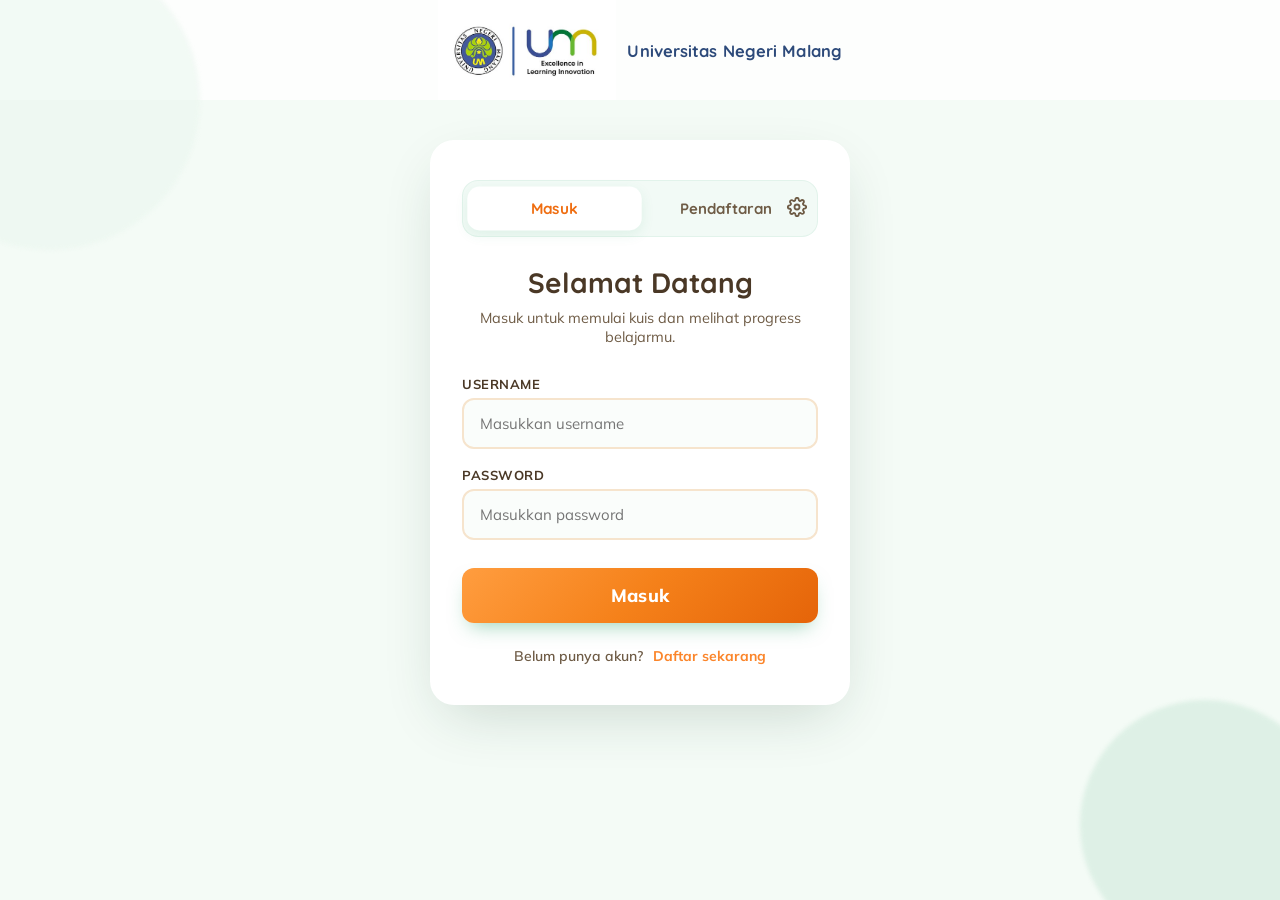
<file: index.html>
<!DOCTYPE html>
<html lang="id">
<head>
  <meta charset="UTF-8">
  <meta name="viewport" content="width=device-width, initial-scale=1.0">
  <title>Portal Pembelajaran Kimia</title>
  <link rel="stylesheet" href="assets/css/auth.css">
  <link rel="stylesheet" href="assets/css/style.css">
  <style>
    /* Default variables for base structure */
    :root{
      --pri-50:#fff8f0; --pri-100:#ffeeda; --pri-150:#ffe2c2; --pri-200:#ffd0a0;
      --pri-300:#ffb574; --pri-400:#ff9a45; --pri-500:#fb852a; --pri-600:#ef6d10; --pri-700:#d35c06;
      --yellow:#ffd76a; --yellow-active:#ffe6a3; --yellow-line:#f3cf6a; --yellow-ink:#8a5300;
      --ink:#4a3826; --ink-soft:#6e5b45; --muted:#a08a72; --line:#f6e4cd;
      --green:#1fb583; --green-soft:#e6faf2; --red:#ec5b76; --red-soft:#ffeef0; --gray-chip:#eee6da;
      --card:#ffffff; --glass:rgba(255,255,255,.78);
      --shadow-sm:0 4px 16px -6px rgba(220,120,20,.22);
      --shadow-md:0 16px 40px -16px rgba(220,110,15,.30);
      --shadow-lg:0 30px 70px -24px rgba(210,100,15,.38);
      --r-lg:28px; --r-md:20px; --r-sm:14px;
      --grad:linear-gradient(135deg,#ff9d3f 0%,#f5811a 50%,#e56409 100%);
      --grad-warm:linear-gradient(135deg,#ffca5a,#ffab3a,#fb852a);
    }
  </style>
</head>
<body>

  <!-- Decorative blobs for background -->
  <div class="bg-decor" id="decor">
    <div class="blob" style="width: 300px; height: 300px; background: #e9f6ee; top: -50px; left: -100px; animation-duration: 12s;"></div>
    <div class="blob" style="width: 250px; height: 250px; background: #cce8d9; bottom: -50px; right: -50px; animation-duration: 15s; animation-delay: -3s;"></div>
  </div>

  <!-- Global Header -->
  <header id="global-header" class="global-header" style="display: none;">
    <div class="header-inner">
      <div class="user-info">
        <svg viewBox="0 0 24 24" width="20" height="20" fill="none" stroke="currentColor" stroke-width="2.2" stroke-linecap="round" stroke-linejoin="round"><path d="M20 21v-2a4 4 0 0 0-4-4H8a4 4 0 0 0-4 4v2"/><circle cx="12" cy="7" r="4"/></svg>
        <span>Halo, <b id="header-name">Siswa</b></span>
      </div>
      
      <nav class="header-nav">
        <button id="btn-nav-dashboard" class="nav-item-btn">
          <svg viewBox="0 0 24 24" width="16" height="16" fill="none" stroke="currentColor" stroke-width="2.2" stroke-linecap="round" stroke-linejoin="round"><circle cx="12" cy="12" r="10"/><polyline points="12 6 12 12 16 14"/></svg>
          Latihan Soal
        </button>
      </nav>

      <div style="display: flex; gap: 8px;">
        <button id="btn-settings-header" class="btn-logout" title="Pengaturan URL GAS">
          <svg viewBox="0 0 24 24" width="16" height="16" fill="none" stroke="currentColor" stroke-width="2.2" stroke-linecap="round" stroke-linejoin="round"><circle cx="12" cy="12" r="3"/><path d="M19.4 15a1.65 1.65 0 0 0 .33 1.82l.06.06a2 2 0 0 1 0 2.83 2 2 0 0 1-2.83 0l-.06-.06a1.65 1.65 0 0 0-1.82-.33 1.65 1.65 0 0 0-1 1.51V21a2 2 0 0 1-2 2 2 2 0 0 1-2-2v-.09A1.65 1.65 0 0 0 9 19.4a1.65 1.65 0 0 0-1.82.33l-.06.06a2 2 0 0 1-2.83 0 2 2 0 0 1 0-2.83l.06-.06a1.65 1.65 0 0 0 .33-1.82 1.65 1.65 0 0 0-1.51-1H3a2 2 0 0 1-2-2 2 2 0 0 1 2-2h.09A1.65 1.65 0 0 0 4.6 9a1.65 1.65 0 0 0-.33-1.82l-.06-.06a2 2 0 0 1 0-2.83 2 2 0 0 1 2.83 0l.06.06a1.65 1.65 0 0 0 1.82.33H9a1.65 1.65 0 0 0 1-1.51V3a2 2 0 0 1 2-2 2 2 0 0 1 2 2v.09a1.65 1.65 0 0 0 1 1.51 1.65 1.65 0 0 0 1.82-.33l.06-.06a2 2 0 0 1 2.83 0 2 2 0 0 1 0 2.83l-.06.06a1.65 1.65 0 0 0-.33 1.82V9a1.65 1.65 0 0 0 1.51 1H21a2 2 0 0 1 2 2 2 2 0 0 1-2 2h-.09a1.65 1.65 0 0 0-1.51 1z"/></svg>
        </button>
        <button id="btn-logout" class="btn-logout">
          Keluar
          <svg viewBox="0 0 24 24" width="16" height="16" fill="none" stroke="currentColor" stroke-width="2.2" stroke-linecap="round" stroke-linejoin="round"><path d="M9 21H5a2 2 0 0 1-2-2V5a2 2 0 0 1 2-2h4"/><polyline points="16 17 21 12 16 7"/><line x1="21" y1="12" x2="9" y2="12"/></svg>
        </button>
      </div>
    </div>
  </header>

  <!-- University Banner -->
  <div class="univ-banner">
    <img src="assets/img/logo_1.jpg" alt="Logo Universitas Negeri Malang" />
    <span>Universitas Negeri Malang</span>
  </div>

  <!-- AUTH VIEW -->
  <section id="auth-screen" class="screen active">
    <div class="auth-container">
      
      <!-- TABS -->
      <div class="auth-tabs" style="position: relative;">
        <button id="tab-login" class="tab-btn active">Masuk</button>
        <button id="tab-register" class="tab-btn">Pendaftaran</button>
        <button id="btn-settings-auth" style="position: absolute; right: 0; background: transparent; border: none; cursor: pointer; padding: 10px; color: var(--ink-soft);" title="Pengaturan URL GAS">
          <svg viewBox="0 0 24 24" width="20" height="20" fill="none" stroke="currentColor" stroke-width="2.2" stroke-linecap="round" stroke-linejoin="round"><circle cx="12" cy="12" r="3"/><path d="M19.4 15a1.65 1.65 0 0 0 .33 1.82l.06.06a2 2 0 0 1 0 2.83 2 2 0 0 1-2.83 0l-.06-.06a1.65 1.65 0 0 0-1.82-.33 1.65 1.65 0 0 0-1 1.51V21a2 2 0 0 1-2 2 2 2 0 0 1-2-2v-.09A1.65 1.65 0 0 0 9 19.4a1.65 1.65 0 0 0-1.82.33l-.06.06a2 2 0 0 1-2.83 0 2 2 0 0 1 0-2.83l.06-.06a1.65 1.65 0 0 0 .33-1.82 1.65 1.65 0 0 0-1.51-1H3a2 2 0 0 1-2-2 2 2 0 0 1 2-2h.09A1.65 1.65 0 0 0 4.6 9a1.65 1.65 0 0 0-.33-1.82l-.06-.06a2 2 0 0 1 0-2.83 2 2 0 0 1 2.83 0l.06.06a1.65 1.65 0 0 0 1.82.33H9a1.65 1.65 0 0 0 1-1.51V3a2 2 0 0 1 2-2 2 2 0 0 1 2 2v.09a1.65 1.65 0 0 0 1 1.51 1.65 1.65 0 0 0 1.82-.33l.06-.06a2 2 0 0 1 2.83 0 2 2 0 0 1 0 2.83l-.06.06a1.65 1.65 0 0 0-.33 1.82V9a1.65 1.65 0 0 0 1.51 1H21a2 2 0 0 1 2 2 2 2 0 0 1-2 2h-.09a1.65 1.65 0 0 0-1.51 1z"/></svg>
        </button>
      </div>

      <!-- LOGIN VIEW -->
      <div id="login-view" class="view-active">
        <div class="auth-header">
          <h1>Selamat Datang</h1>
          <p>Masuk untuk memulai kuis dan melihat progress belajarmu.</p>
        </div>

        <form id="loginForm">
          <div class="alert"></div>
          
          <div class="form-group">
            <label for="login-username">Username</label>
            <input type="text" id="login-username" name="username" placeholder="Masukkan username" required autocomplete="username">
          </div>
          
          <div class="form-group">
            <label for="login-password">Password</label>
            <input type="password" id="login-password" name="password" placeholder="Masukkan password" required autocomplete="current-password">
          </div>

          <button type="submit" class="btn">
            <span class="text">Masuk</span>
            <span class="spinner"></span>
          </button>
        </form>

        <div class="auth-switch">
          Belum punya akun? <a href="#" id="switch-register">Daftar sekarang</a>
        </div>
      </div>

      <!-- REGISTER VIEW -->
      <div id="register-view">
        <div class="auth-header">
          <h1>Buat Akun</h1>
          <p>Daftar sekarang untuk mengikuti kuis kimia.</p>
        </div>

        <form id="registerForm">
          <div class="alert"></div>

          <div class="form-group">
            <label for="reg-name">Nama Lengkap</label>
            <input type="text" id="reg-name" name="name" placeholder="Misal: Budi" required>
          </div>

          <div class="form-group">
            <label for="reg-kelas">Kelas</label>
            <input type="text" id="reg-kelas" name="kelas" placeholder="Misal: X MIPA 1" required>
          </div>

          <div class="form-group">
            <label for="reg-username">Username</label>
            <input type="text" id="reg-username" name="username" placeholder="Buat username" required autocomplete="username">
          </div>
          
          <div class="form-group">
            <label for="reg-password">Password</label>
            <input type="password" id="reg-password" name="password" placeholder="Buat password minimal 6 karakter" minlength="6" required autocomplete="new-password">
          </div>

          <button type="submit" class="btn">
            <span class="text">Daftar</span>
            <span class="spinner"></span>
          </button>
        </form>

        <div class="auth-switch">
          Sudah punya akun? <a href="#" id="switch-login">Masuk di sini</a>
        </div>
      </div>

    </div>
  </section>

  <!-- DASHBOARD VIEW -->
  <section id="dashboard-screen" class="screen">
    <div class="dash-wrap">
      <h2 class="font-display">Pilih Latihan Soal</h2>
      <div class="quiz-grid" id="quiz-grid">
        <!-- Will be populated by JS -->
      </div>
    </div>
  </section>

  <!-- ADMIN VIEW -->
  <section id="admin-screen" class="screen">
    <div class="dash-wrap">
      <div class="admin-header-row">
        <h2 class="font-display">Rekap Nilai & Progress Siswa</h2>
        <button id="btn-refresh-admin" class="btn-refresh">
          <svg viewBox="0 0 24 24" width="16" height="16" fill="none" stroke="currentColor" stroke-width="2.5" stroke-linecap="round" stroke-linejoin="round"><path d="M21.5 2v6h-6M21.34 15.57a10 10 0 1 1-.57-8.38l5.67-5.67"/></svg>
          Segarkan Data
        </button>
      </div>
      
      <div class="admin-table-card">
        <div class="admin-table-container">
          <table class="admin-table">
            <thead>
              <tr>
                <th>No</th>
                <th>Nama Siswa</th>
                <th>Kelas</th>
                <th>Latihan 1</th>
                <th>Latihan 2</th>
                <th>Latihan 3</th>
                <th>Latihan 4</th>
                <th>Latihan 5</th>
                <th>Latihan 6</th>
              </tr>
            </thead>
            <tbody id="admin-table-body">
              <tr>
                <td colspan="9" style="text-align: center; padding: 24px; color: var(--ink-soft);">Memuat data rekap...</td>
              </tr>
            </tbody>
          </table>
        </div>
      </div>
    </div>
  </section>

  <!-- QUIZ WRAPPER -->
  <main class="app screen" id="quiz-screen">
    

  <!-- START -->
  <section class="screen" id="screen-start">
    <div class="hero">
      <div class="hero-card">
        <img class="hero-mascot" id="hero-mascot" src="assets/img/img_1.jpg" alt="Maskot ilmuwan cilik" />
        <span class="eyebrow">
          <svg viewBox="0 0 24 24" width="15" height="15" fill="none" stroke="#d35c06" stroke-width="2.4" stroke-linecap="round" stroke-linejoin="round"><path d="M9 2v6.5L4.5 17a2.5 2.5 0 0 0 2.2 3.7h10.6A2.5 2.5 0 0 0 19.5 17L15 8.5V2"/><path d="M7 2h10M8.5 13h7"/></svg>
          Kuis Kimia Interaktif
        </span>
        <h1 class="font-display">Latihan Soal<br>Tata Nama Senyawa Kovalen Biner</h1>
        <p class="sub">Jawab <span class="quiz-total-q">10</span> soal pilihan ganda dan raih skor terbaikmu! 🧪</p>
        <div class="meta-row">
          <span class="meta-pill"><svg viewBox="0 0 24 24" fill="none" stroke="#d35c06" stroke-width="2.2" stroke-linecap="round" stroke-linejoin="round"><path d="M9 11l3 3 8-8"/><path d="M21 12v7a2 2 0 0 1-2 2H5a2 2 0 0 1-2-2V5a2 2 0 0 1 2-2h11"/></svg><span class="quiz-total-q">10</span> Soal</span>
          <span class="meta-pill"><svg viewBox="0 0 24 24" fill="none" stroke="#ef6d10" stroke-width="2.2" stroke-linecap="round" stroke-linejoin="round"><circle cx="12" cy="8" r="6"/><path d="M8.2 13.5L7 22l5-3 5 3-1.2-8.5"/></svg>Skor 100</span>
          <span class="meta-pill"><svg viewBox="0 0 24 24" fill="none" stroke="#1fb583" stroke-width="2.2" stroke-linecap="round" stroke-linejoin="round"><circle cx="12" cy="12" r="9"/><path d="M12 7v5l3 2"/></svg>Pembahasan</span>
        </div>
        <button class="btn btn-start" id="btnStart">MULAI<span class="arrow">→</span></button>
      </div>
    </div>
  </section>

  <!-- QUIZ -->
  <section class="screen" id="screen-quiz">
    <div class="topbar">
      <div class="tb-head">
        <div class="tb-num">Soal <b id="curNum">1</b> dari <span class="quiz-total-q">10</span></div>
        <div class="tb-score" id="scoreChip">
          <svg viewBox="0 0 24 24" fill="none" stroke="#ef6d10" stroke-width="2.2" stroke-linecap="round" stroke-linejoin="round"><circle cx="12" cy="8" r="6"/><path d="M8.2 13.5L7 22l5-3 5 3-1.2-8.5"/></svg>
          Skor: <span class="pop" id="scoreVal">0</span>
        </div>
      </div>
      <div class="progress"><i id="progBar"></i></div>
      <div class="nav-nums" id="navNums"></div>
    </div>

    <div class="qcard">
      <div class="qbadge" id="qBadge">PERTANYAAN 1</div>
      <div class="qtext" id="qText"></div>
      <div class="options" id="options"></div>

      <div class="feedback" id="feedback">
        <div class="fb-icon" id="fbIcon"></div>
        <div class="fb-txt"><b id="fbTitle"></b><span id="fbSub"></span></div>
      </div>

      <div class="exp-toggle" id="expToggle">
        <button class="btn-exp" id="btnExp">
          <svg viewBox="0 0 24 24" fill="none" stroke="#d35c06" stroke-width="2.2" stroke-linecap="round" stroke-linejoin="round"><path d="M2 6.5A2.5 2.5 0 0 1 4.5 4H10a2 2 0 0 1 2 2 2 2 0 0 1 2-2h5.5A2.5 2.5 0 0 1 22 6.5V18a2 2 0 0 1-2 2h-6a2 2 0 0 0-2 2 2 2 0 0 0-2-2H4a2 2 0 0 1-2-2Z"/><path d="M12 6v16"/></svg>
          Lihat Pembahasan
        </button>
        <div class="exp-body" id="expBody"></div>
      </div>

      <div class="actions">
        <button class="btn-nav" id="btnBack" title="Sebelumnya">
          <svg viewBox="0 0 24 24" fill="none" stroke="currentColor" stroke-width="2.4" stroke-linecap="round" stroke-linejoin="round"><path d="M15 18l-6-6 6-6"/></svg>
        </button>
        <button class="btn btn-submit" id="btnSubmit" disabled>SUBMIT</button>
        <button class="btn-nav" id="btnNext" title="Berikutnya">
          <svg viewBox="0 0 24 24" fill="none" stroke="currentColor" stroke-width="2.4" stroke-linecap="round" stroke-linejoin="round"><path d="M9 18l6-6-6-6"/></svg>
        </button>
      </div>

      <div class="finish-wrap" id="finishWrap">
        <button class="btn btn-finish" id="btnFinish">
          <svg viewBox="0 0 24 24" fill="none" stroke="#fff" stroke-width="2.4" stroke-linecap="round" stroke-linejoin="round"><path d="M5 12l5 5L20 7"/></svg>
          Lihat Hasil Akhir
        </button>
      </div>
    </div>
  </section>

  <!-- RESULT -->
  <section class="screen" id="screen-result">
    <div class="result-card">
      <img class="res-mascot" src="assets/img/img_2.jpg" alt="Maskot" />
      <div class="res-title font-display">Skor Akhir Kamu</div>
      <div class="dial">
        <svg width="200" height="200" viewBox="0 0 200 200">
          <defs><linearGradient id="g1" x1="0" y1="0" x2="1" y2="1"><stop offset="0" stop-color="#ff9d3f"/><stop offset="1" stop-color="#e56409"/></linearGradient></defs>
          <circle class="track" cx="100" cy="100" r="85"/>
          <circle class="bar" id="dialBar" cx="100" cy="100" r="85"/>
        </svg>
        <div class="center"><span class="big" id="resScore">0</span><span class="of">/ 100</span></div>
      </div>
      <p class="res-msg" id="resMsg"></p>
      <div class="res-stats">
        <div class="stat c"><b id="resCorrect">0</b><span>Benar</span></div>
        <div class="stat w"><b id="resWrong">0</b><span>Salah</span></div>
        <div class="stat s"><b id="resPct">0%</b><span>Akurasi</span></div>
      </div>
    </div>

    <div class="recap">
      <h3 class="font-display"><svg viewBox="0 0 24 24" fill="none" stroke="#d35c06" stroke-width="2.2" stroke-linecap="round" stroke-linejoin="round"><path d="M4 6h16M4 12h16M4 18h10"/></svg>Rekap Jawaban</h3>
      <div id="recapList"></div>
    </div>

    <div style="display:flex;gap:12px;flex-wrap:wrap;justify-content:center;margin-top:24px">
      <button class="btn-restart" id="btnRestart" style="margin:0">
        <svg viewBox="0 0 24 24" fill="none" stroke="currentColor" stroke-width="2.3" stroke-linecap="round" stroke-linejoin="round"><path d="M3 12a9 9 0 1 0 3-6.7L3 8"/><path d="M3 3v5h5"/></svg>
        Ulangi Kuis
      </button>
      <button class="btn-restart" id="btnBackMenu" style="margin:0;color:#1e7a4e;border-color:var(--green)">
        <svg viewBox="0 0 24 24" fill="none" stroke="currentColor" stroke-width="2.3" stroke-linecap="round" stroke-linejoin="round"><path d="M3 9l9-7 9 7v11a2 2 0 0 1-2 2H5a2 2 0 0 1-2-2z"/><polyline points="9 22 9 12 15 12 15 22"/></svg>
        Kembali ke Menu
      </button>
    </div>
  </section>

  <p class="footer">Media Pembelajaran Kimia · Tata Nama Senyawa Kovalen Biner · Pendidikan Kimia UM</p>

  </main>

  <canvas id="confetti" style="display:none;position:fixed;inset:0;z-index:99;pointer-events:none;"></canvas>

  <!-- GAS URL Settings Modal -->
  <div id="gas-modal" class="modal-overlay" style="display: none;">
    <div class="modal-card">
      <h2 style="margin-top:0;font-family:var(--font-display);color:var(--ink)">Pengaturan API GAS</h2>
      <p style="color:var(--ink-soft);font-size:0.95rem;margin-bottom:1.5rem">
        Masukkan URL Google Apps Script Web App Anda. Kosongkan untuk menggunakan Default URL atau Dev Mode.
      </p>
      <div class="input-group">
        <label>URL GAS Web App</label>
        <input type="text" id="gas-url-input" placeholder="https://script.google.com/macros/s/.../exec">
      </div>
      <div style="display:flex;gap:12px;margin-top:24px;justify-content:flex-end">
        <button id="btn-gas-cancel" class="btn-secondary" style="margin:0">Batal</button>
        <button id="btn-gas-save" class="btn-primary" style="margin:0">Simpan</button>
      </div>
    </div>
  </div>

  <script>
    let getGasUrl = "<?= gasUrl ?>";
    const GAS_URL_KEY = 'citra_gas_url';
    const GAS_URL_DEFAULT = '';
    if (getGasUrl.includes("<" + "?=")) {
      getGasUrl = localStorage.getItem(GAS_URL_KEY) || "";
    }

    // Modal Logic
    const gasModal = document.getElementById('gas-modal');
    const gasInput = document.getElementById('gas-url-input');
    
    function openGasModal() {
      gasInput.value = localStorage.getItem(GAS_URL_KEY) || "";
      gasModal.style.display = 'flex';
      // Kecil delay agar transisi CSS berjalan
      setTimeout(() => gasModal.classList.add('open'), 10);
    }
    
    function closeGasModal() {
      gasModal.classList.remove('open');
      setTimeout(() => gasModal.style.display = 'none', 250);
    }

    document.getElementById('btn-settings-header')?.addEventListener('click', openGasModal);
    document.getElementById('btn-settings-auth')?.addEventListener('click', openGasModal);
    document.getElementById('btn-gas-cancel')?.addEventListener('click', closeGasModal);
    
    document.getElementById('btn-gas-save')?.addEventListener('click', () => {
      const val = gasInput.value.trim();
      localStorage.setItem(GAS_URL_KEY, val);
      getGasUrl = val;
      closeGasModal();
      // Reload halaman untuk terapkan koneksi baru
      window.location.reload();
    });
  </script>
  <script src="assets/js/auth.js"></script>
  <script src="assets/js/quiz.js" defer></script>
  <script type="module" src="assets/js/main.js"></script>
  <script>
    // Random mascot image (img_1.jpg ~ img_4.jpg)
    (function () {
      var n = Math.floor(Math.random() * 4) + 1;
      var el = document.getElementById('hero-mascot');
      if (el) el.src = 'assets/img/img_' + n + '.jpg';
    })();
  </script>
</body>
</html>
</file>
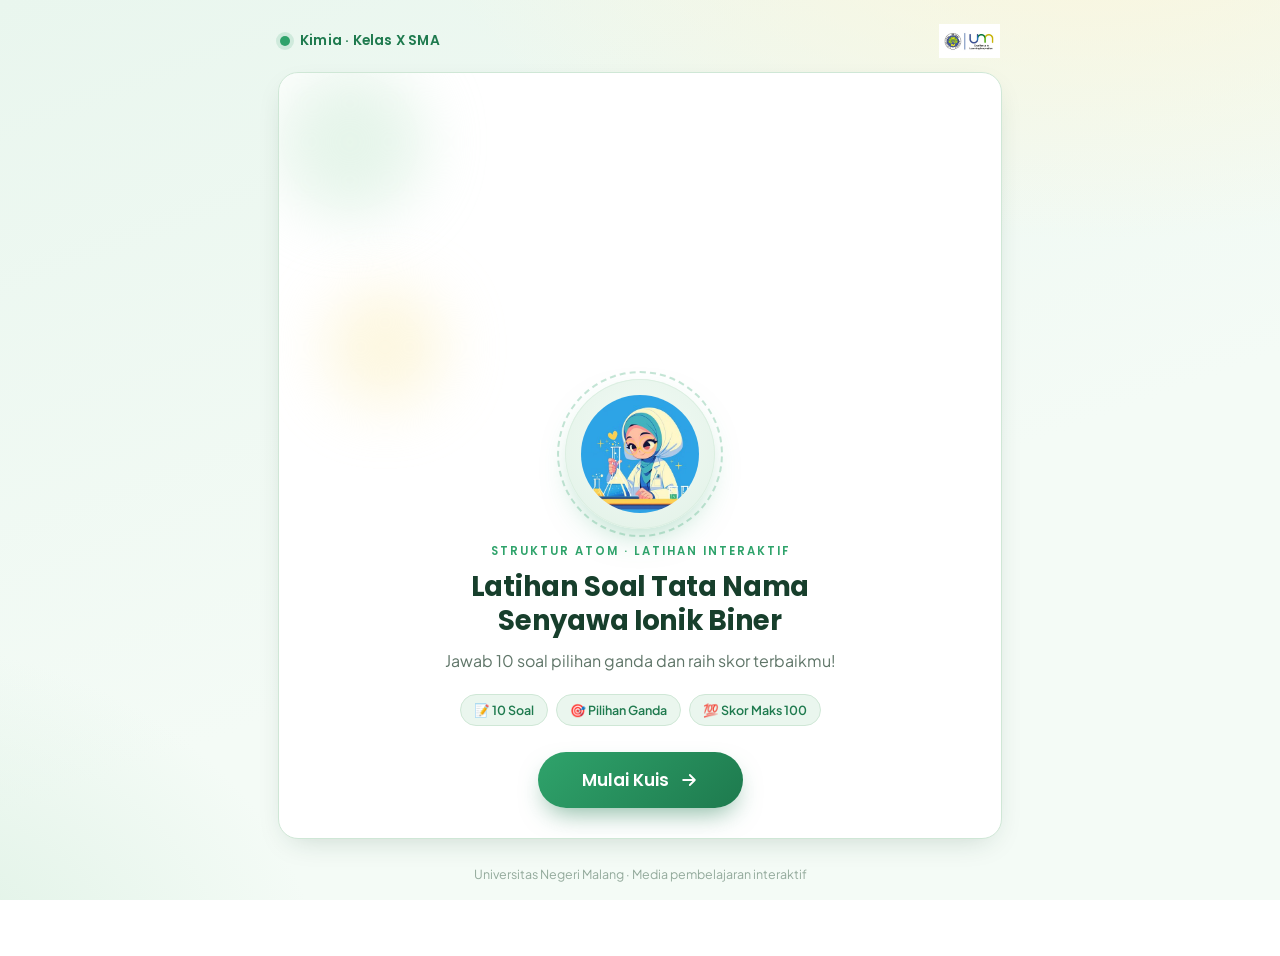
<file: sumber_soal/soal1.html>
<!DOCTYPE html>
<html lang="id">
<head>
<meta charset="UTF-8">
<meta name="viewport" content="width=device-width, initial-scale=1.0">
<title>Latihan Soal Tata Nama Senyawa Ionik Biner</title>
<link rel="preconnect" href="https://fonts.googleapis.com">
<link rel="preconnect" href="https://fonts.gstatic.com" crossorigin>
<link href="https://fonts.googleapis.com/css2?family=Poppins:wght@500;600;700&family=Plus+Jakarta+Sans:wght@400;500;600;700&display=swap" rel="stylesheet">
<style>
:root{
  --bg1:#E9F6EE; --bg2:#F4FBF6;
  --surface:#FFFFFF;
  --green:#2FA36B; --green-deep:#1E7A4E; --green-ink:#173F2C;
  --green-soft:#EAF6EE; --green-soft2:#DCEFE2; --green-line:#CFE7D6;
  --yellow:#FFE08A; --yellow-deep:#F3C64C; --yellow-ink:#7A5B14;
  --correct:#2FA36B; --correct-bg:#E4F6EC; --correct-line:#B7E4C7;
  --wrong:#E56A78; --wrong-bg:#FBE9EB; --wrong-line:#F4C6CC;
  --text:#33503E; --text-soft:#5F7568; --muted:#93AA9C;
  --ring:rgba(47,163,107,.28);
  --shadow:0 10px 30px -12px rgba(23,63,44,.22);
  --shadow-sm:0 4px 14px -6px rgba(23,63,44,.18);
  --r:20px; --r-sm:14px;
}
*{box-sizing:border-box}
html,body{margin:0;padding:0}
body{
  font-family:'Plus Jakarta Sans',system-ui,sans-serif;
  color:var(--text);
  background:
    radial-gradient(1200px 600px at 85% -10%, #FBF6DC 0%, transparent 55%),
    radial-gradient(900px 700px at -10% 110%, #DBF0E2 0%, transparent 50%),
    linear-gradient(160deg,var(--bg1),var(--bg2) 60%);
  background-attachment:fixed;
  min-height:100vh;
  -webkit-font-smoothing:antialiased;
}
.wrap{max-width:760px;margin:0 auto;padding:18px 18px 60px}

/* top bar */
.topbar{display:flex;align-items:center;justify-content:space-between;gap:12px;padding:6px 2px 14px}
.brand{display:flex;align-items:center;gap:10px;font-family:'Poppins';font-weight:600;color:var(--green-deep);font-size:.86rem;letter-spacing:.2px}
.brand .dot{width:10px;height:10px;border-radius:50%;background:var(--green);box-shadow:0 0 0 4px rgba(47,163,107,.15)}
.logo{height:34px;width:auto;object-fit:contain}
@media(max-width:480px){.logo{height:28px}.brand{font-size:.74rem}}

.card{background:var(--surface);border:1px solid var(--green-line);border-radius:var(--r);box-shadow:var(--shadow)}

/* screens */
.screen{display:none;animation:fade .45s ease both}
.screen.active{display:block}
@keyframes fade{from{opacity:0;transform:translateY(10px)}to{opacity:1;transform:none}}

/* ---------- INTRO ---------- */
.hero{padding:34px 26px 30px;text-align:center;position:relative;overflow:hidden}
.hero-illus{width:150px;height:150px;margin:2px auto 14px;border-radius:50%;
  background:radial-gradient(circle at 50% 40%,#F3FBF5,#E1F1E7);
  display:flex;align-items:center;justify-content:center;
  box-shadow:0 14px 34px -14px rgba(47,163,107,.5), inset 0 0 0 1px #DCEFE2;
  position:relative}
.hero-illus::after{content:"";position:absolute;inset:-8px;border-radius:50%;border:2px dashed rgba(47,163,107,.28);animation:spin 30s linear infinite}
.hero-illus img{width:118px;height:118px;border-radius:50%;object-fit:cover}
@keyframes spin{to{transform:rotate(360deg)}}
.eyebrow{font-family:'Poppins';font-weight:600;font-size:.72rem;letter-spacing:2px;text-transform:uppercase;color:var(--green);margin-bottom:10px}
.hero h1{font-family:'Poppins';font-weight:700;font-size:1.72rem;line-height:1.22;color:var(--green-ink);margin:0 0 12px;letter-spacing:-.3px}
.hero p.sub{font-size:1rem;color:var(--text-soft);margin:0 auto 20px;max-width:420px;line-height:1.55}
.chips{display:flex;gap:8px;justify-content:center;flex-wrap:wrap;margin-bottom:26px}
.chip{background:var(--green-soft);color:var(--green-deep);border:1px solid var(--green-line);font-weight:600;font-size:.78rem;padding:7px 13px;border-radius:999px;display:inline-flex;align-items:center;gap:6px}
.btn-start{font-family:'Poppins';font-weight:600;font-size:1.05rem;color:#fff;border:none;cursor:pointer;
  padding:15px 44px;border-radius:999px;
  background:linear-gradient(135deg,var(--green),var(--green-deep));
  box-shadow:0 12px 26px -8px rgba(30,122,78,.55);
  transition:transform .18s ease, box-shadow .18s ease;display:inline-flex;align-items:center;gap:10px}
.btn-start:hover{transform:translateY(-2px) scale(1.02);box-shadow:0 18px 32px -8px rgba(30,122,78,.6)}
.btn-start:active{transform:translateY(0) scale(.99)}
.blob{position:absolute;border-radius:50%;filter:blur(30px);opacity:.5;z-index:0}
.blob.a{width:150px;height:150px;background:#CDEBD6;top:-40px;left:-30px}
.blob.b{width:120px;height:120px;background:#FBEFC0;bottom:-30px;right:-20px}
.hero>*{position:relative;z-index:1}

/* ---------- QUIZ HEADER ---------- */
.qhead{padding:16px 18px 14px}
.qhead-row{display:flex;align-items:center;justify-content:space-between;gap:12px;margin-bottom:12px}
.qcount{font-family:'Poppins';font-weight:600;font-size:.9rem;color:var(--green-deep)}
.score-chip{display:inline-flex;align-items:center;gap:7px;background:linear-gradient(135deg,#FFF3CE,#FFE8A6);color:var(--yellow-ink);
  border:1px solid var(--yellow-deep);font-weight:700;font-size:.86rem;padding:7px 14px;border-radius:999px}
.score-chip svg{width:15px;height:15px}
.progress{height:9px;background:var(--green-soft2);border-radius:999px;overflow:hidden}
.progress>i{display:block;height:100%;width:0;border-radius:999px;background:linear-gradient(90deg,var(--green),#4FC08D);transition:width .5s cubic-bezier(.22,1,.36,1)}
.pills{display:flex;gap:7px;flex-wrap:wrap;margin-top:14px}
.pill{width:34px;height:34px;border-radius:11px;border:1.5px solid var(--green-line);background:#F5FAF6;color:var(--text-soft);
  font-family:'Poppins';font-weight:600;font-size:.82rem;cursor:pointer;transition:.18s;display:flex;align-items:center;justify-content:center}
.pill:hover{border-color:var(--green);color:var(--green-deep)}
.pill.answered{background:var(--green);border-color:var(--green);color:#fff}
.pill.active{background:var(--yellow);border-color:var(--yellow-deep);color:var(--yellow-ink);box-shadow:0 0 0 3px rgba(243,198,76,.28)}
.pill.answered.active{background:var(--green);border-color:var(--yellow-deep);color:#fff;box-shadow:0 0 0 3px rgba(243,198,76,.5)}

/* ---------- QUESTION BODY ---------- */
.qbody{padding:22px 20px 20px}
.q-eyebrow{font-family:'Poppins';font-weight:600;font-size:.72rem;letter-spacing:1.5px;text-transform:uppercase;color:var(--green);margin-bottom:10px}
.q-text{font-family:'Poppins';font-weight:600;font-size:1.14rem;line-height:1.5;color:var(--green-ink);margin:0 0 20px}
.q-text sub{font-size:.72em}.q-text sup{font-size:.72em}
.opts{display:flex;flex-direction:column;gap:11px}
.opt{display:flex;align-items:center;gap:14px;width:100%;text-align:left;cursor:pointer;
  background:var(--green-soft);border:1.6px solid var(--green-line);border-radius:var(--r-sm);
  padding:14px 15px;font:inherit;color:var(--text);font-weight:500;font-size:.98rem;line-height:1.4;
  transition:transform .14s ease, border-color .14s, background .14s, box-shadow .14s;position:relative}
.opt sub{font-size:.72em}.opt sup{font-size:.72em}
.opt:hover:not(:disabled){transform:translateX(3px);border-color:var(--green);box-shadow:var(--shadow-sm)}
.opt:disabled{cursor:default}
.opt .badge{flex:0 0 auto;width:34px;height:34px;border-radius:50%;background:#fff;border:1.6px solid var(--green-line);
  color:var(--green-deep);font-family:'Poppins';font-weight:700;display:flex;align-items:center;justify-content:center;transition:.14s}
.opt.selected{background:#D6EEDE;border-color:var(--green)}
.opt.selected .badge{background:var(--green);border-color:var(--green);color:#fff}
.opt .mark{margin-left:auto;flex:0 0 auto;width:24px;height:24px;opacity:0;transform:scale(.6);transition:.2s}
.opt.correct{background:var(--correct-bg);border-color:var(--correct)}
.opt.correct .badge{background:var(--correct);border-color:var(--correct);color:#fff}
.opt.correct .mark{opacity:1;transform:scale(1);color:var(--correct)}
.opt.wrong{background:var(--wrong-bg);border-color:var(--wrong)}
.opt.wrong .badge{background:var(--wrong);border-color:var(--wrong);color:#fff}
.opt.wrong .mark{opacity:1;transform:scale(1);color:var(--wrong)}
@keyframes pop{0%{transform:scale(.85)}60%{transform:scale(1.06)}100%{transform:scale(1)}}
.opt.correct,.opt.wrong{animation:pop .3s ease}

/* feedback */
.feedback{margin-top:18px;border-radius:var(--r-sm);padding:14px 16px;display:none;align-items:center;gap:12px;font-weight:600;animation:fade .3s ease both}
.feedback.show{display:flex}
.feedback.ok{background:var(--correct-bg);border:1px solid var(--correct-line);color:var(--green-deep)}
.feedback.no{background:var(--wrong-bg);border:1px solid var(--wrong-line);color:#B23B48}
.feedback .ic{width:30px;height:30px;flex:0 0 auto}
.feedback small{display:block;font-weight:500;font-size:.85rem;opacity:.85;margin-top:2px}

/* pembahasan */
.explain-btn{margin-top:14px;width:100%;background:#fff;border:1.5px dashed var(--green);color:var(--green-deep);
  font-family:'Poppins';font-weight:600;font-size:.9rem;padding:12px;border-radius:var(--r-sm);cursor:pointer;
  display:none;align-items:center;justify-content:center;gap:9px;transition:.16s}
.explain-btn.show{display:flex}
.explain-btn:hover{background:var(--green-soft);border-style:solid}
.explain-btn svg{transition:transform .25s ease}
.explain-btn.open svg{transform:rotate(180deg)}
.explain{max-height:0;overflow:hidden;transition:max-height .4s ease;margin-top:0}
.explain-inner{margin-top:12px;background:var(--green-soft);border:1px solid var(--green-line);border-left:4px solid var(--green);
  border-radius:var(--r-sm);padding:16px 17px}
.explain-inner h4{font-family:'Poppins';font-weight:600;margin:0 0 8px;color:var(--green-ink);font-size:.98rem;display:flex;align-items:center;gap:8px}
.explain-inner p{margin:0;line-height:1.62;color:var(--text);font-size:.94rem}
.explain-inner sub{font-size:.72em}.explain-inner sup{font-size:.72em}
.concept{margin-top:12px;background:#FFF7DE;border:1px solid var(--yellow-deep);border-radius:12px;padding:11px 13px;font-size:.9rem;color:var(--yellow-ink);line-height:1.5}
.concept b{color:#6b5111}

/* footer nav */
.qfoot{display:flex;gap:12px;padding:16px 20px 20px}
.btn{font-family:'Poppins';font-weight:600;font-size:.96rem;border-radius:var(--r-sm);padding:13px 20px;cursor:pointer;transition:.16s;border:1.6px solid transparent;display:inline-flex;align-items:center;justify-content:center;gap:8px}
.btn:disabled{opacity:.4;cursor:not-allowed}
.btn-ghost{background:#fff;border-color:var(--green-line);color:var(--green-deep);flex:0 0 auto}
.btn-ghost:hover:not(:disabled){border-color:var(--green);background:var(--green-soft)}
.btn-primary{background:linear-gradient(135deg,var(--green),var(--green-deep));color:#fff;flex:1;box-shadow:0 10px 22px -10px rgba(30,122,78,.6)}
.btn-primary:hover:not(:disabled){transform:translateY(-1px)}
.btn-submit{background:linear-gradient(135deg,var(--yellow),var(--yellow-deep));color:var(--yellow-ink);flex:1;box-shadow:0 10px 22px -10px rgba(243,198,76,.6)}
.btn-submit:hover:not(:disabled){transform:translateY(-1px)}

/* ---------- RESULT ---------- */
#confetti{position:fixed;inset:0;pointer-events:none;z-index:50;display:none}
.result{padding:34px 24px 30px;text-align:center}
.result h2{font-family:'Poppins';font-weight:700;font-size:1.5rem;color:var(--green-ink);margin:0 0 4px}
.result .rsub{color:var(--text-soft);margin:0 0 22px;font-size:.98rem}
.ring-wrap{position:relative;width:190px;height:190px;margin:0 auto 22px}
.ring-wrap svg{transform:rotate(-90deg)}
.ring-num{position:absolute;inset:0;display:flex;flex-direction:column;align-items:center;justify-content:center}
.ring-num b{font-family:'Poppins';font-weight:700;font-size:2.6rem;color:var(--green-ink);line-height:1}
.ring-num span{font-size:.86rem;color:var(--muted);font-weight:600;margin-top:2px}
.motiv{font-family:'Poppins';font-weight:600;font-size:1.1rem;color:var(--green-deep);margin:0 auto 6px;max-width:420px;line-height:1.5}
.result-stats{display:flex;gap:10px;justify-content:center;margin:16px 0 22px;flex-wrap:wrap}
.stat{background:var(--green-soft);border:1px solid var(--green-line);border-radius:14px;padding:12px 18px;min-width:96px}
.stat b{display:block;font-family:'Poppins';font-size:1.4rem;color:var(--green-ink)}
.stat.correct b{color:var(--correct)} .stat.wrong b{color:var(--wrong)}
.stat span{font-size:.78rem;color:var(--text-soft);font-weight:600}
.result-actions{display:flex;gap:12px;justify-content:center;flex-wrap:wrap}

/* recap */
.recap{margin-top:26px;text-align:left}
.recap h3{font-family:'Poppins';font-weight:600;font-size:1.1rem;color:var(--green-ink);margin:0 0 14px;display:flex;align-items:center;gap:9px}
.acc{border:1px solid var(--green-line);border-radius:var(--r-sm);margin-bottom:10px;overflow:hidden;background:#fff}
.acc-head{display:flex;align-items:center;gap:12px;padding:13px 15px;cursor:pointer;transition:.15s}
.acc-head:hover{background:var(--green-soft)}
.acc-badge{flex:0 0 auto;width:30px;height:30px;border-radius:9px;font-family:'Poppins';font-weight:700;font-size:.85rem;display:flex;align-items:center;justify-content:center;color:#fff}
.acc-badge.ok{background:var(--correct)} .acc-badge.no{background:var(--wrong)}
.acc-title{flex:1;font-weight:600;font-size:.92rem;color:var(--green-ink);line-height:1.35}
.acc-title sub{font-size:.72em}.acc-title sup{font-size:.72em}
.acc-stat{flex:0 0 auto;font-size:.74rem;font-weight:700;padding:4px 9px;border-radius:999px}
.acc-stat.ok{background:var(--correct-bg);color:var(--green-deep)} .acc-stat.no{background:var(--wrong-bg);color:#B23B48}
.acc-chev{flex:0 0 auto;width:18px;height:18px;color:var(--muted);transition:transform .25s}
.acc.open .acc-chev{transform:rotate(180deg)}
.acc-body{max-height:0;overflow:hidden;transition:max-height .4s ease}
.acc-inner{padding:0 15px 16px;border-top:1px solid var(--green-soft2)}
.acc-inner .qq{font-weight:600;color:var(--green-ink);margin:14px 0 10px;line-height:1.45}
.answer-line{display:flex;align-items:center;gap:8px;font-size:.9rem;margin:6px 0;color:var(--text)}
.answer-line b{font-weight:700}
.answer-line .tag{font-size:.72rem;font-weight:700;padding:2px 8px;border-radius:999px}
.tag.ok{background:var(--correct-bg);color:var(--green-deep)} .tag.no{background:var(--wrong-bg);color:#B23B48} .tag.key{background:#FFF7DE;color:var(--yellow-ink)}
.acc-inner .exp{margin-top:12px;background:var(--green-soft);border-left:3px solid var(--green);border-radius:10px;padding:12px 14px;font-size:.9rem;line-height:1.6;color:var(--text)}
.acc-inner sub{font-size:.72em}.acc-inner sup{font-size:.72em}

.footnote{text-align:center;color:var(--muted);font-size:.78rem;margin-top:26px;line-height:1.5}

@media(max-width:480px){
  .wrap{padding:14px 13px 46px}
  .hero{padding:28px 18px 26px}.hero h1{font-size:1.42rem}
  .qbody{padding:18px 15px}.q-text{font-size:1.05rem}
  .opt{font-size:.94rem;padding:13px}
  .qfoot{flex-wrap:wrap}.btn-ghost{flex:1}
  .pill{width:30px;height:30px}
  .ring-wrap{width:170px;height:170px}
}
@media (prefers-reduced-motion: reduce){
  *{animation-duration:.001s!important;transition-duration:.001s!important}
  .hero-illus::after{animation:none}
}
:focus-visible{outline:3px solid var(--yellow-deep);outline-offset:2px;border-radius:6px}

/* ---------- IDENTITY FORM ---------- */
.form-card{padding:32px 26px 30px;text-align:center}
.form-icon{width:76px;height:76px;margin:2px auto 14px;border-radius:22px;
  background:linear-gradient(135deg,#E6F4EB,#D2ECDD);display:flex;align-items:center;justify-content:center;
  box-shadow:inset 0 0 0 1px #CFE7D6, 0 10px 24px -14px rgba(47,163,107,.6)}
.form-card h2{font-family:'Poppins';font-weight:700;font-size:1.5rem;color:var(--green-ink);margin:4px 0 6px}
.form-card .fsub{color:var(--text-soft);margin:0 auto 24px;font-size:.96rem;max-width:340px;line-height:1.5}
.field{margin-bottom:15px;text-align:left}
.field label{display:block;font-family:'Poppins';font-weight:600;font-size:.85rem;color:var(--green-ink);margin-bottom:7px}
.field input{width:100%;padding:13px 15px;border:1.6px solid var(--green-line);border-radius:var(--r-sm);
  font:inherit;font-size:1rem;color:var(--text);background:#F7FBF8;transition:.15s}
.field input:focus{outline:none;border-color:var(--green);background:#fff;box-shadow:0 0 0 4px rgba(47,163,107,.15)}
.field input::placeholder{color:#A9BFB2}
.form-actions{display:flex;gap:12px;margin-top:8px}
.ident-chip{display:inline-flex;align-items:center;gap:8px;background:var(--green-soft);color:var(--green-deep);
  border:1px solid var(--green-line);font-weight:600;font-size:.85rem;padding:8px 15px;border-radius:999px;margin:0 auto 18px}

/* ---------- PRINTABLE PDF SHEET ---------- */
#printSheet{display:none}
@media print{
  .wrap,#confetti{display:none!important}
  #printSheet{display:block!important}
  @page{margin:14mm}
}
#printSheet{font-family:'Plus Jakarta Sans',Arial,sans-serif;color:#1c2b22;padding:6px 4px}
.ps-head{display:flex;align-items:flex-start;justify-content:space-between;gap:16px;border-bottom:2px solid #2FA36B;padding-bottom:12px;margin-bottom:18px}
.ps-kicker{font-size:11px;letter-spacing:1.5px;font-weight:700;color:#1E7A4E;text-transform:uppercase}
.ps-title{font-family:'Poppins',Arial,sans-serif;font-weight:700;font-size:16px;color:#173F2C;margin-top:3px;line-height:1.3}
.ps-logo{height:40px;width:auto}
.ps-info{width:100%;border-collapse:collapse;margin-bottom:14px}
.ps-info td{padding:3px 0;font-size:13px}
.ps-info td.k{color:#5a6d61;width:110px}
.ps-info td.v{font-weight:700;color:#173F2C}
.ps-table{width:100%;border-collapse:collapse;margin:6px 0 14px}
.ps-table th,.ps-table td{border:1px solid #cbe0d3;padding:7px 8px;font-size:12px;text-align:center}
.ps-table th{background:#EAF6EE;color:#1E7A4E;font-family:'Poppins',Arial,sans-serif;font-weight:600}
.ps-table td.st-ok{color:#1E7A4E;font-weight:700}
.ps-table td.st-no{color:#c0384a;font-weight:700}
.ps-sum{display:flex;gap:10px;margin-top:6px}
.ps-box{flex:1;border:1px solid #cbe0d3;border-radius:10px;padding:10px 12px;text-align:center}
.ps-box b{display:block;font-family:'Poppins',Arial,sans-serif;font-size:20px;color:#173F2C}
.ps-box.ok b{color:#1E7A4E}.ps-box.no b{color:#c0384a}
.ps-box.score{background:#EAF6EE;border-color:#2FA36B}
.ps-box span{font-size:11px;color:#5a6d61;font-weight:600}
.ps-foot{margin-top:18px;font-size:10.5px;color:#8a998f;border-top:1px solid #e2ece5;padding-top:8px}
</style>
</head>
<body>
<canvas id="confetti"></canvas>
<div class="wrap">

  <div class="topbar">
    <div class="brand"><span class="dot"></span>Kimia · Kelas X SMA</div>
    <img class="logo" src="[data-uri]" alt="Universitas Negeri Malang">
  </div>

  <!-- ============ INTRO ============ -->
  <section class="screen active" id="intro">
    <div class="card hero">
      <div class="blob a"></div><div class="blob b"></div>
      <div class="hero-illus"><img src="[data-uri]" alt="Ilustrasi kimiawan"></div>
      <div class="eyebrow">Struktur Atom · Latihan Interaktif</div>
      <h1>Latihan Soal Tata Nama<br>Senyawa Ionik Biner</h1>
      <p class="sub">Jawab 10 soal pilihan ganda dan raih skor terbaikmu!</p>
      <div class="chips">
        <span class="chip">📝 10 Soal</span>
        <span class="chip">🎯 Pilihan Ganda</span>
        <span class="chip">💯 Skor Maks 100</span>
      </div>
      <button class="btn-start" onclick="showForm()">Mulai Kuis
        <svg width="20" height="20" viewBox="0 0 24 24" fill="none"><path d="M5 12h14M13 6l6 6-6 6" stroke="#fff" stroke-width="2.2" stroke-linecap="round" stroke-linejoin="round"/></svg>
      </button>
    </div>
    <p class="footnote">Universitas Negeri Malang · Media pembelajaran interaktif</p>
  </section>

  <!-- ============ IDENTITY FORM ============ -->
  <section class="screen" id="form">
    <div class="card form-card">
      <div class="form-icon">
        <svg width="38" height="38" viewBox="0 0 24 24" fill="none"><circle cx="12" cy="8" r="4" stroke="#1E7A4E" stroke-width="2"/><path d="M4 20c0-3.3 3.6-6 8-6s8 2.7 8 6" stroke="#1E7A4E" stroke-width="2" stroke-linecap="round"/></svg>
      </div>
      <div class="eyebrow">Sebelum Mulai</div>
      <h2>Isi Identitasmu Dulu</h2>
      <p class="fsub">Data ini akan tampil di hasil PDF yang bisa kamu unduh setelah selesai.</p>
      <div class="field">
        <label for="inNama">Nama Siswa</label>
        <input id="inNama" type="text" autocomplete="name" placeholder="Tulis nama lengkapmu" oninput="validateForm()">
      </div>
      <div class="field">
        <label for="inKelas">Kelas</label>
        <input id="inKelas" type="text" list="kelasList" placeholder="Contoh: X-G" oninput="validateForm()">
        <datalist id="kelasList">
          <option value="X-A"></option><option value="X-B"></option><option value="X-C"></option>
          <option value="X-D"></option><option value="X-E"></option><option value="X-F"></option>
          <option value="X-G"></option><option value="X-H"></option><option value="X-I"></option>
          <option value="X-J"></option><option value="X-K"></option><option value="X-L"></option>
        </datalist>
      </div>
      <div class="form-actions">
        <button class="btn btn-ghost" onclick="show('intro')">
          <svg width="18" height="18" viewBox="0 0 24 24" fill="none"><path d="M15 6l-6 6 6 6" stroke="currentColor" stroke-width="2.2" stroke-linecap="round" stroke-linejoin="round"/></svg>
          Kembali
        </button>
        <button class="btn btn-primary" id="beginBtn" onclick="beginQuiz()" disabled>Mulai Mengerjakan
          <svg width="18" height="18" viewBox="0 0 24 24" fill="none"><path d="M5 12h14M13 6l6 6-6 6" stroke="#fff" stroke-width="2.2" stroke-linecap="round" stroke-linejoin="round"/></svg>
        </button>
      </div>
    </div>
  </section>

  <!-- ============ QUIZ ============ -->
  <section class="screen" id="quiz">
    <div class="card">
      <div class="qhead">
        <div class="qhead-row">
          <div class="qcount">Soal <span id="curNo">1</span> dari 10</div>
          <div class="score-chip">
            <svg viewBox="0 0 24 24" fill="none"><path d="M12 2l2.9 6.1 6.6.9-4.8 4.7 1.2 6.6L12 18.9 6.1 20.3l1.2-6.6L2.5 9l6.6-.9L12 2z" fill="#F3C64C" stroke="#7A5B14" stroke-width="1" stroke-linejoin="round"/></svg>
            Skor: <span id="scoreNow">0</span>/100
          </div>
        </div>
        <div class="progress"><i id="progBar"></i></div>
        <div class="pills" id="pills"></div>
      </div>

      <div class="qbody">
        <div class="q-eyebrow" id="qEyebrow">Pertanyaan 1</div>
        <p class="q-text" id="qText"></p>
        <div class="opts" id="opts"></div>

        <div class="feedback" id="feedback">
          <span class="ic" id="fbIcon"></span>
          <div><span id="fbText"></span><small id="fbSub"></small></div>
        </div>

        <button class="explain-btn" id="explainBtn" onclick="toggleExplain()">
          <svg width="18" height="18" viewBox="0 0 24 24" fill="none"><path d="M12 16v-4M12 8h.01" stroke="currentColor" stroke-width="2" stroke-linecap="round"/><circle cx="12" cy="12" r="9" stroke="currentColor" stroke-width="2"/></svg>
          Lihat Pembahasan
          <svg width="16" height="16" viewBox="0 0 24 24" fill="none"><path d="M6 9l6 6 6-6" stroke="currentColor" stroke-width="2.2" stroke-linecap="round" stroke-linejoin="round"/></svg>
        </button>
        <div class="explain" id="explain"><div class="explain-inner" id="explainInner"></div></div>
      </div>

      <div class="qfoot">
        <button class="btn btn-ghost" id="backBtn" onclick="goBack()">
          <svg width="18" height="18" viewBox="0 0 24 24" fill="none"><path d="M15 6l-6 6 6 6" stroke="currentColor" stroke-width="2.2" stroke-linecap="round" stroke-linejoin="round"/></svg>
          Back
        </button>
        <button class="btn btn-submit" id="submitBtn" onclick="submitAns()" disabled>Submit</button>
        <button class="btn btn-primary" id="nextBtn" onclick="goNext()">Next
          <svg width="18" height="18" viewBox="0 0 24 24" fill="none"><path d="M9 6l6 6-6 6" stroke="#fff" stroke-width="2.2" stroke-linecap="round" stroke-linejoin="round"/></svg>
        </button>
      </div>
    </div>
  </section>

  <!-- ============ RESULT ============ -->
  <section class="screen" id="result">
    <div class="card result">
      <h2>Kuis Selesai! 🎓</h2>
      <p class="rsub">Berikut hasil latihanmu</p>
      <div class="ident-chip" id="identChip">
        <svg width="15" height="15" viewBox="0 0 24 24" fill="none"><circle cx="12" cy="8" r="4" stroke="currentColor" stroke-width="2"/><path d="M4 20c0-3.3 3.6-6 8-6s8 2.7 8 6" stroke="currentColor" stroke-width="2" stroke-linecap="round"/></svg>
        <span id="identText"></span>
      </div>
      <div class="ring-wrap">
        <svg width="190" height="190" viewBox="0 0 190 190">
          <circle cx="95" cy="95" r="82" fill="none" stroke="#DCEFE2" stroke-width="16"/>
          <circle id="ringFg" cx="95" cy="95" r="82" fill="none" stroke="url(#grad)" stroke-width="16" stroke-linecap="round" stroke-dasharray="515" stroke-dashoffset="515"/>
          <defs><linearGradient id="grad" x1="0" y1="0" x2="1" y2="1"><stop offset="0" stop-color="#4FC08D"/><stop offset="1" stop-color="#1E7A4E"/></linearGradient></defs>
        </svg>
        <div class="ring-num"><b id="ringScore">0</b><span>dari 100</span></div>
      </div>
      <p class="motiv" id="motiv"></p>
      <div class="result-stats">
        <div class="stat correct"><b id="stCorrect">0</b><span>Benar</span></div>
        <div class="stat wrong"><b id="stWrong">0</b><span>Salah</span></div>
        <div class="stat"><b id="stPct">0%</b><span>Ketepatan</span></div>
      </div>
      <div class="result-actions">
        <button class="btn btn-primary" onclick="printResult()" style="flex:0 0 auto">
          <svg width="18" height="18" viewBox="0 0 24 24" fill="none"><path d="M6 9V3h12v6M6 18H4a2 2 0 01-2-2v-4a2 2 0 012-2h16a2 2 0 012 2v4a2 2 0 01-2 2h-2M6 14h12v7H6v-7z" stroke="#fff" stroke-width="1.9" stroke-linecap="round" stroke-linejoin="round"/></svg>
          Unduh PDF
        </button>
        <button class="btn btn-ghost" onclick="scrollRecap()">
          <svg width="18" height="18" viewBox="0 0 24 24" fill="none"><path d="M4 6h16M4 12h16M4 18h10" stroke="currentColor" stroke-width="2" stroke-linecap="round"/></svg>
          Tinjau Jawaban
        </button>
        <button class="btn btn-ghost" onclick="restart()" style="flex:0 0 auto">
          <svg width="18" height="18" viewBox="0 0 24 24" fill="none"><path d="M4 12a8 8 0 108-8M4 4v4h4" stroke="currentColor" stroke-width="2" stroke-linecap="round" stroke-linejoin="round"/></svg>
          Ulangi Kuis
        </button>
      </div>
    </div>

    <div class="recap" id="recap">
      <h3>📋 Rekap Jawaban</h3>
      <div id="recapList"></div>
    </div>
    <p class="footnote">Universitas Negeri Malang · Latihan Soal Tata Nama Senyawa Ionik Biner</p>
  </section>

</div>

<!-- ============ PRINTABLE PDF SHEET (print only) ============ -->
<div id="printSheet">
  <div class="ps-head">
    <div>
      <div class="ps-kicker">Universitas Negeri Malang</div>
      <div class="ps-title">Hasil Latihan Soal<br>Tata Nama Senyawa Ionik Biner</div>
    </div>
    <img class="ps-logo" src="[data-uri]" alt="Universitas Negeri Malang">
  </div>
  <table class="ps-info">
    <tr><td class="k">Nama Siswa</td><td class="v">: <span id="psNama"></span></td></tr>
    <tr><td class="k">Kelas</td><td class="v">: <span id="psKelas"></span></td></tr>
    <tr><td class="k">Tanggal &amp; Waktu</td><td class="v">: <span id="psTanggal"></span></td></tr>
  </table>
  <table class="ps-table">
    <thead><tr><th style="width:56px">No. Soal</th><th>Jawaban Siswa</th><th>Kunci Jawaban</th><th style="width:90px">Status</th></tr></thead>
    <tbody id="psBody"></tbody>
  </table>
  <div class="ps-sum">
    <div class="ps-box ok"><b id="psBenar">0</b><span>Jawaban Benar</span></div>
    <div class="ps-box no"><b id="psSalah">0</b><span>Jawaban Salah</span></div>
    <div class="ps-box score"><b id="psSkor">0</b><span>Nilai / Skor (dari 100)</span></div>
  </div>
  <div class="ps-foot">Dokumen ini dihasilkan otomatis oleh aplikasi Latihan Soal Tata Nama Senyawa Ionik Biner. Skor bersifat self-report dari perangkat siswa.</div>
</div>

<script>
/* ===== DATA ===== */
const Q = [
 {q:"Senyawa dengan rumus kimia BaCl<sub>2</sub> memiliki nama senyawa yaitu \u2026",
  o:["Barium klorida","Barium diklorida","Barium klorat","Barium oksida","Barium perklorat"],a:0,
  e:"BaCl<sub>2</sub> tersusun dari barium (Ba) dan klor (Cl). Barium adalah logam golongan IIA yang hanya membentuk satu ion, yaitu Ba<sup>2+</sup>, sedangkan ion klorida bermuatan \u22121 (Cl<sup>\u2212</sup>). Karena barium hanya punya satu jenis muatan, angka Romawi tidak perlu dituliskan. Penamaannya cukup nama logam diikuti nama nonlogam berakhiran <b>-ida</b>.",
  k:"Logam golongan utama (IA, IIA, IIIA) muatannya tetap \u2192 <b>tanpa angka Romawi</b>."},

 {q:"Nama yang tepat untuk senyawa CrCl<sub>3</sub> adalah\u2026",
  o:["Kromium klorida","Kromium(II) klorida","Kromium(III) klorida","Kromium triklorida","Kromium(IV) klorida"],a:2,
  e:"CrCl<sub>3</sub> tersusun dari kromium (Cr) dan klorida (Cl<sup>\u2212</sup>). Kromium adalah logam transisi yang bisa membentuk lebih dari satu muatan. Di sini tiga Cl<sup>\u2212</sup> (total \u22123) diseimbangkan oleh satu Cr, sehingga kromium bermuatan +3 (Cr<sup>3+</sup>). Karena muatannya bisa bervariasi, muatan itu <b>wajib</b> ditulis dengan angka Romawi.",
  k:"Logam transisi bermuatan variabel \u2192 muatan <b>wajib</b> ditulis angka Romawi, mis. (III)."},

 {q:"Senyawa PbS tersusun atas unsur logam dan nonlogam. Nama senyawa tersebut adalah \u2026",
  o:["Timbal sulfida","Timbal(II) sulfida","Timbal sulfit","Timbal(IV) sulfida","Timbal sulfat"],a:1,
  e:"PbS tersusun dari timbal (Pb) dan sulfida (S<sup>2\u2212</sup>). Ion sulfida bermuatan \u22122, jadi agar netral timbal harus +2 (Pb<sup>2+</sup>). Timbal punya lebih dari satu muatan (+2 dan +4), sehingga muatannya dituliskan dengan angka Romawi menjadi timbal(II) sulfida.",
  k:"Tentukan muatan logam dari muatan anion: satu S<sup>2\u2212</sup> \u2192 Pb harus <b>+2</b>."},

 {q:"Karakteristik yang tepat untuk senyawa AgCl adalah\u2026",
  o:["Tersusun dari dua unsur nonlogam","Membentuk ikatan kovalen","Tersusun dari unsur logam perak (Ag) dan unsur nonlogam klor (Cl)","Tidak dapat menghantarkan listrik","Tersusun dari dua unsur logam"],a:2,
  e:"AgCl terbentuk dari perak (Ag) yang bersifat logam dan klor (Cl) yang bersifat nonlogam. Gabungan logam + nonlogam umumnya membentuk senyawa ion melalui serah-terima elektron dari logam ke nonlogam.",
  k:"Ciri senyawa ionik biner: <b>logam + nonlogam</b> dengan transfer elektron."},

 {q:"Nama senyawa dari rumus kimia K<sub>2</sub>O adalah\u2026",
  o:["Kalium oksigen","Kalium oksida","Dikalium oksida","Kalium peroksida","Kalium hidroksida"],a:1,
  e:"K<sub>2</sub>O tersusun dari kalium (K) dan oksigen (O). Kalium adalah logam golongan IA yang hanya membentuk K<sup>+</sup>, dan oksigen membentuk ion oksida O<sup>2\u2212</sup>. Karena muatan kalium tetap, tidak ada angka Romawi maupun awalan jumlah; cukup ditulis kalium oksida.",
  k:"Senyawa ionik <b>tidak memakai awalan angka</b> (di-, tri-) seperti senyawa kovalen."},

 {q:"Rumus kimia yang tepat untuk senyawa magnesium klorida adalah\u2026",
  o:["MgCl","Mg<sub>2</sub>Cl","MgCl<sub>2</sub>","Mg<sub>2</sub>Cl<sub>3</sub>","MgCl<sub>3</sub>"],a:2,
  e:"Magnesium klorida terbentuk dari Mg<sup>2+</sup> dan Cl<sup>\u2212</sup>. Untuk menetralkan satu ion +2 dibutuhkan dua ion \u22121, sehingga perbandingan atomnya 1 : 2 dan rumusnya MgCl<sub>2</sub>.",
  k:"Trik silang muatan: muatan kation jadi indeks anion, dan sebaliknya."},

 {q:"Senyawa timah(IV) oksida memiliki rumus kimia\u2026",
  o:["SnO","Sn<sub>2</sub>O","Sn<sub>2</sub>O<sub>4</sub>","Sn<sub>2</sub>O<sub>3</sub>","SnO<sub>2</sub>"],a:4,
  e:"Angka Romawi (IV) berarti timah bermuatan +4 (Sn<sup>4+</sup>), sedangkan oksida O<sup>2\u2212</sup>. Agar netral, satu Sn<sup>4+</sup> berpasangan dengan dua O<sup>2\u2212</sup>: (+4) + 2(\u22122) = 0. Perbandingan atom 1 : 2 memberi rumus SnO<sub>2</sub>.",
  k:"Angka Romawi = muatan kation. (IV) \u2192 Sn<sup>4+</sup> \u2192 seimbangkan dengan O<sup>2\u2212</sup>."},

 {q:"Besi(III) sulfida tersusun dari ion Fe<sup>3+</sup> dan S<sup>2\u2212</sup>. Rumus kimia yang benar untuk senyawa tersebut adalah \u2026",
  o:["Fe<sub>2</sub>S<sub>3</sub>","FeS","FeS<sub>2</sub>","Fe<sub>3</sub>S<sub>2</sub>","Fe<sub>3</sub>S"],a:0,
  e:"Fe<sup>3+</sup> dan S<sup>2\u2212</sup> harus diseimbangkan. Kelipatan persekutuan muatannya 6: dua Fe<sup>3+</sup> (2\u00d7+3 = +6) dengan tiga S<sup>2\u2212</sup> (3\u00d7\u22122 = \u22126). Perbandingan atom 2 : 3, sehingga rumusnya Fe<sub>2</sub>S<sub>3</sub>.",
  k:"Silang muatan: Fe<sup>3+</sup> + S<sup>2\u2212</sup> \u2192 indeks 2 dan 3 \u2192 Fe<sub>2</sub>S<sub>3</sub>."},

 {q:"Barium sulfida merupakan contoh senyawa ion karena \u2026",
  o:["Tersusun dari dua unsur logam","Memiliki ikatan antar atom yang lemah","Tersusun dari unsur logam barium (Ba) dan unsur nonlogam sulfur (S)","Tidak membentuk ion","Tersusun dari dua unsur nonlogam"],a:2,
  e:"Barium sulfida terbentuk dari barium (Ba) yang bersifat logam dan sulfur (S) yang bersifat nonlogam. Senyawa ion memang terbentuk dari ikatan logam\u2013nonlogam akibat serah-terima elektron.",
  k:"Senyawa ion = ikatan <b>logam + nonlogam</b> lewat perpindahan elektron."},

 {q:"Rumus kimia senyawa aluminium oksida yang tepat adalah\u2026",
  o:["AlO","Al<sub>2</sub>O","AlO<sub>2</sub>","Al<sub>3</sub>O<sub>2</sub>","Al<sub>2</sub>O<sub>3</sub>"],a:4,
  e:"Aluminium golongan IIIA membentuk Al<sup>3+</sup>, oksigen golongan VIA membentuk O<sup>2\u2212</sup>. Agar netral diperlukan dua Al<sup>3+</sup> (total +6) dan tiga O<sup>2\u2212</sup> (total \u22126). Perbandingan atom 2 : 3 memberi rumus Al<sub>2</sub>O<sub>3</sub>.",
  k:"Al<sup>3+</sup> + O<sup>2\u2212</sup> \u2192 silang muatan \u2192 Al<sub>2</sub>O<sub>3</sub>."}
];
const L = ["A","B","C","D","E"];

/* ===== STATE ===== */
let cur = 0;
const chosen = Array(10).fill(null);     // pilihan sementara sebelum submit
const locked = Array(10).fill(null);     // pilihan final setelah submit (null = belum submit)
const student = {nama:'', kelas:''};     // identitas siswa

/* ===== HELPERS ===== */
const $ = id => document.getElementById(id);
const score = () => locked.reduce((s,c,i)=> s + (c!==null && c===Q[i].a ? 10 : 0), 0);
function show(scr){document.querySelectorAll('.screen').forEach(s=>s.classList.remove('active'));$(scr).classList.add('active');window.scrollTo({top:0,behavior:'smooth'});}

function showForm(){show('form');setTimeout(()=>$('inNama').focus(),300);}
function validateForm(){
  const ok = $('inNama').value.trim() && $('inKelas').value.trim();
  $('beginBtn').disabled = !ok;
}
function beginQuiz(){
  const n=$('inNama').value.trim(), k=$('inKelas').value.trim();
  if(!n || !k) return;
  student.nama=n; student.kelas=k;
  cur=0; chosen.fill(null); locked.fill(null);
  render(); show('quiz');
}

const checkSVG='<svg viewBox="0 0 24 24" fill="none" width="24" height="24"><circle cx="12" cy="12" r="11" fill="currentColor" opacity=".15"/><path d="M7 12.5l3.2 3.2L17 9" stroke="currentColor" stroke-width="2.4" stroke-linecap="round" stroke-linejoin="round"/></svg>';
const crossSVG='<svg viewBox="0 0 24 24" fill="none" width="24" height="24"><circle cx="12" cy="12" r="11" fill="currentColor" opacity=".15"/><path d="M8 8l8 8M16 8l-8 8" stroke="currentColor" stroke-width="2.4" stroke-linecap="round"/></svg>';

/* ===== RENDER QUESTION ===== */
function render(){
  const q = Q[cur];
  $('curNo').textContent = cur+1;
  $('qEyebrow').textContent = 'Pertanyaan '+(cur+1);
  $('qText').innerHTML = q.q;
  $('scoreNow').textContent = score();
  $('progBar').style.width = ((cur+1)/10*100)+'%';

  // pills
  const pills = $('pills'); pills.innerHTML='';
  for(let i=0;i<10;i++){
    const p=document.createElement('button');
    p.className='pill'+(locked[i]!==null?' answered':'')+(i===cur?' active':'');
    p.textContent=i+1; p.setAttribute('aria-label','Soal '+(i+1));
    p.onclick=()=>{cur=i;render();};
    pills.appendChild(p);
  }

  // options
  const opts=$('opts'); opts.innerHTML='';
  const isLocked = locked[cur]!==null;
  q.o.forEach((text,i)=>{
    const b=document.createElement('button');
    b.className='opt';
    b.innerHTML=`<span class="badge">${L[i]}</span><span class="otext">${text}</span><span class="mark"></span>`;
    if(isLocked){
      b.disabled=true;
      if(i===q.a){b.classList.add('correct');b.querySelector('.mark').innerHTML=checkSVG;}
      if(i===locked[cur] && locked[cur]!==q.a){b.classList.add('wrong');b.querySelector('.mark').innerHTML=crossSVG;}
    }else{
      if(chosen[cur]===i)b.classList.add('selected');
      b.onclick=()=>{chosen[cur]=i;render();};
    }
    opts.appendChild(b);
  });

  // submit button
  const sb=$('submitBtn');
  if(isLocked){sb.style.display='none';}
  else{sb.style.display='';sb.disabled=(chosen[cur]===null);}

  // feedback
  const fb=$('feedback');
  if(isLocked){
    const ok = locked[cur]===q.a;
    fb.className='feedback show '+(ok?'ok':'no');
    $('fbIcon').innerHTML = ok?checkSVG:crossSVG;
    if(ok){$('fbText').textContent='Jawaban Benar!';$('fbSub').textContent='+10 poin. Kerja bagus! \u2b50';}
    else{$('fbText').textContent='Jawaban Salah';$('fbSub').innerHTML='Jawaban yang benar: <b>'+L[q.a]+'. '+q.o[q.a]+'</b>';}
  }else{fb.className='feedback';}

  // explain
  const eb=$('explainBtn');
  $('explain').style.maxHeight='0'; eb.classList.remove('open');
  eb.className='explain-btn'+(isLocked?' show':'');
  $('explainInner').innerHTML =
     '<h4>💡 Pembahasan</h4><p>'+q.e+'</p>'+
     '<div class="concept"><b>Konsep kunci:</b> '+q.k+'</div>';

  // nav
  $('backBtn').disabled = (cur===0);
  const nb=$('nextBtn');
  nb.innerHTML = (cur===9)
    ? 'Lihat Hasil <svg width="18" height="18" viewBox="0 0 24 24" fill="none"><path d="M5 12h14M13 6l6 6-6 6" stroke="#fff" stroke-width="2.2" stroke-linecap="round" stroke-linejoin="round"/></svg>'
    : 'Next <svg width="18" height="18" viewBox="0 0 24 24" fill="none"><path d="M9 6l6 6-6 6" stroke="#fff" stroke-width="2.2" stroke-linecap="round" stroke-linejoin="round"/></svg>';
}

/* ===== ACTIONS ===== */
function submitAns(){
  if(chosen[cur]===null) return;
  locked[cur]=chosen[cur];
  render();
  // subtle scroll to feedback on small screens
}
function toggleExplain(){
  const e=$('explain'), b=$('explainBtn');
  if(e.style.maxHeight && e.style.maxHeight!=='0px'){e.style.maxHeight='0';b.classList.remove('open');}
  else{e.style.maxHeight=e.scrollHeight+40+'px';b.classList.add('open');}
}
function goBack(){if(cur>0){cur--;render();}}
function goNext(){
  if(cur<9){cur++;render();}
  else{finish();}
}

/* ===== RESULT ===== */
function finish(){
  const sc=score();
  const correct=locked.reduce((s,c,i)=>s+(c===Q[i].a?1:0),0);
  const answered=locked.filter(c=>c!==null).length;
  const wrong=answered-correct;
  show('result');

  // ring animate
  const ring=$('ringFg'), C=515;
  $('ringScore').textContent='0';
  setTimeout(()=>{
    ring.style.transition='stroke-dashoffset 1.3s cubic-bezier(.22,1,.36,1)';
    ring.style.strokeDashoffset = C - C*(sc/100);
    let n=0; const step=Math.max(1,Math.round(sc/45));
    const t=setInterval(()=>{n+=step; if(n>=sc){n=sc;clearInterval(t);} $('ringScore').textContent=n;},28);
  },250);

  $('stCorrect').textContent=correct;
  $('stWrong').textContent=wrong;
  $('stPct').textContent=(answered? Math.round(correct/10*100):0)+'%';

  let m;
  if(sc===100)m="Sempurna! Kamu benar-benar menguasai tata nama senyawa ionik biner! 🏆";
  else if(sc>=80)m="Hebat! Pertahankan prestasimu! 🌟";
  else if(sc>=60)m="Bagus! Sedikit lagi menuju sempurna, tinjau soal yang salah ya. 💪";
  else if(sc>=40)m="Terus semangat! Baca lagi pembahasan tiap soal, kamu pasti bisa. 📘";
  else m="Jangan menyerah! Yuk pelajari ulang pembahasannya, lalu coba lagi. 🌱";
  $('motiv').textContent=m;

  $('identText').textContent = student.nama + ' · Kelas ' + student.kelas;

  buildRecap();
  populatePrintSheet(sc, correct, wrong);
  if(sc>=80 && !reduceMotion()) fireConfetti();
}

/* ===== PRINT / PDF ===== */
function populatePrintSheet(sc, correct, wrong){
  $('psNama').textContent = student.nama || '-';
  $('psKelas').textContent = student.kelas || '-';
  $('psTanggal').textContent = new Date().toLocaleString('id-ID',
    {day:'2-digit',month:'long',year:'numeric',hour:'2-digit',minute:'2-digit'}) + ' WIB';
  const body=$('psBody'); body.innerHTML='';
  Q.forEach((q,i)=>{
    const ans=locked[i];
    const answered=ans!==null;
    const ok=ans===q.a;
    const status = ok ? 'Benar' : (answered ? 'Salah' : 'Kosong');
    const cls = ok ? 'st-ok' : 'st-no';
    body.insertAdjacentHTML('beforeend',
      `<tr><td>${i+1}</td><td>${answered?L[ans]:'\u2013'}</td><td>${L[q.a]}</td><td class="${cls}">${status}</td></tr>`);
  });
  $('psBenar').textContent=correct;
  $('psSalah').textContent=wrong;
  $('psSkor').textContent=sc;
}
function printResult(){ window.print(); }

function buildRecap(){
  const wrap=$('recapList'); wrap.innerHTML='';
  Q.forEach((q,i)=>{
    const ans=locked[i];
    const ok = ans===q.a;
    const answered = ans!==null;
    const acc=document.createElement('div'); acc.className='acc';
    const yourTxt = answered ? (L[ans]+'. '+q.o[ans]) : 'Tidak dijawab';
    acc.innerHTML=`
      <div class="acc-head" onclick="this.parentNode.classList.toggle('open');const b=this.nextElementSibling;b.style.maxHeight=this.parentNode.classList.contains('open')?b.scrollHeight+40+'px':'0'">
        <div class="acc-badge ${ok?'ok':'no'}">${i+1}</div>
        <div class="acc-title">${q.q}</div>
        <div class="acc-stat ${ok?'ok':'no'}">${ok?'Benar':(answered?'Salah':'Kosong')}</div>
        <svg class="acc-chev" viewBox="0 0 24 24" fill="none"><path d="M6 9l6 6 6-6" stroke="currentColor" stroke-width="2.2" stroke-linecap="round" stroke-linejoin="round"/></svg>
      </div>
      <div class="acc-body"><div class="acc-inner">
        <div class="answer-line"><span class="tag ${ok?'ok':'no'}">Jawabanmu</span> <b>${yourTxt}</b></div>
        <div class="answer-line"><span class="tag key">Kunci</span> <b>${L[q.a]}. ${q.o[q.a]}</b></div>
        <div class="exp"><b>💡 Pembahasan:</b> ${q.e}</div>
      </div></div>`;
    wrap.appendChild(acc);
  });
}
function scrollRecap(){$('recap').scrollIntoView({behavior:'smooth'});}
function restart(){
  cur=0; chosen.fill(null); locked.fill(null);
  student.nama=''; student.kelas='';
  $('inNama').value=''; $('inKelas').value=''; validateForm();
  $('ringFg').style.transition='none'; $('ringFg').style.strokeDashoffset='515';
  render(); show('intro');
}

/* ===== CONFETTI ===== */
function reduceMotion(){return window.matchMedia('(prefers-reduced-motion: reduce)').matches;}
function fireConfetti(){
  const cv=$('confetti'); cv.style.display='block';
  const ctx=cv.getContext('2d');
  const dpr=window.devicePixelRatio||1;
  cv.width=innerWidth*dpr; cv.height=innerHeight*dpr; ctx.scale(dpr,dpr);
  const cols=['#2FA36B','#4FC08D','#FFE08A','#F3C64C','#8FD9AE','#1E7A4E'];
  const P=[];
  for(let i=0;i<150;i++){
    P.push({x:Math.random()*innerWidth,y:-20-Math.random()*innerHeight*.4,
      w:6+Math.random()*7,h:8+Math.random()*8,c:cols[i%cols.length],
      vy:2+Math.random()*3.5,vx:-1.5+Math.random()*3,rot:Math.random()*6.28,vr:-.15+Math.random()*.3});
  }
  let frames=0;
  (function draw(){
    ctx.clearRect(0,0,innerWidth,innerHeight); frames++;
    P.forEach(p=>{
      p.x+=p.vx; p.y+=p.vy; p.vy+=.03; p.rot+=p.vr;
      ctx.save(); ctx.translate(p.x,p.y); ctx.rotate(p.rot);
      ctx.fillStyle=p.c; ctx.fillRect(-p.w/2,-p.h/2,p.w,p.h); ctx.restore();
    });
    if(frames<230)requestAnimationFrame(draw);
    else{cv.style.display='none';ctx.clearRect(0,0,innerWidth,innerHeight);}
  })();
}

/* init */
render();
</script>
</body>
</html>
</file>
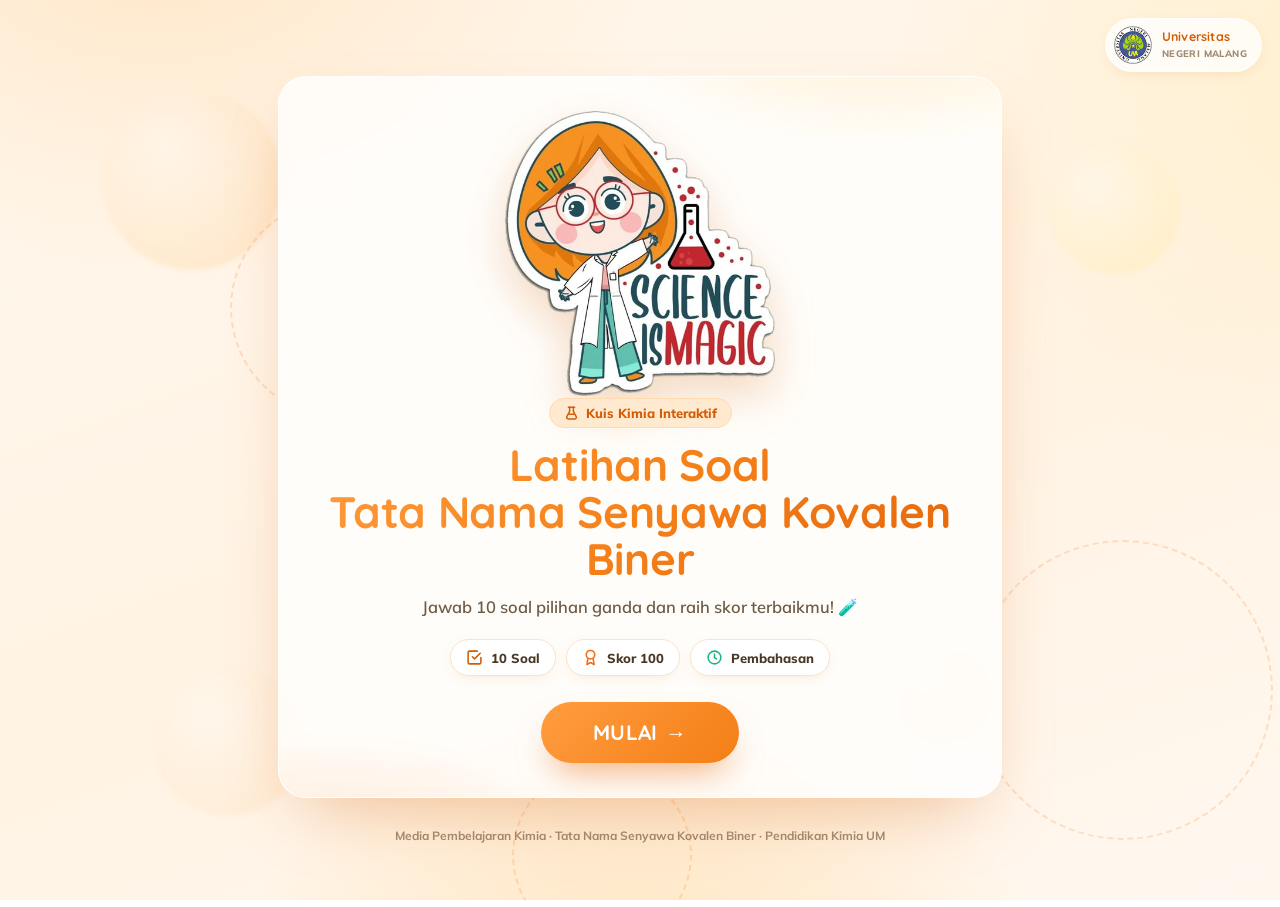
<file: sumber_soal/soal2.html>
<!DOCTYPE html>
<html lang="id">
<head>
<meta charset="UTF-8" />
<meta name="viewport" content="width=device-width, initial-scale=1.0" />
<title>Latihan Soal Tata Nama Senyawa Kovalen Biner</title>
<link rel="preconnect" href="https://fonts.googleapis.com">
<link rel="preconnect" href="https://fonts.gstatic.com" crossorigin>
<link href="https://fonts.googleapis.com/css2?family=Quicksand:wght@500;600;700&family=Mulish:ital,wght@0,400;0,500;0,600;0,700;0,800;1,600&display=swap" rel="stylesheet">
<style>
:root{
  --or-50:#fff8f0; --or-100:#ffeeda; --or-150:#ffe2c2; --or-200:#ffd0a0;
  --or-300:#ffb574; --or-400:#ff9a45; --or-500:#fb852a; --or-600:#ef6d10; --or-700:#d35c06;
  --yellow:#ffd76a; --yellow-active:#ffe6a3; --yellow-line:#f3cf6a; --yellow-ink:#8a5300;
  --ink:#4a3826; --ink-soft:#6e5b45; --muted:#a08a72; --line:#f6e4cd;
  --green:#1fb583; --green-soft:#e6faf2; --red:#ec5b76; --red-soft:#ffeef0; --gray-chip:#eee6da;
  --card:#ffffff; --glass:rgba(255,255,255,.78);
  --shadow-sm:0 4px 16px -6px rgba(220,120,20,.22);
  --shadow-md:0 16px 40px -16px rgba(220,110,15,.30);
  --shadow-lg:0 30px 70px -24px rgba(210,100,15,.38);
  --r-lg:28px; --r-md:20px; --r-sm:14px;
  --grad:linear-gradient(135deg,#ff9d3f 0%,#f5811a 50%,#e56409 100%);
  --grad-warm:linear-gradient(135deg,#ffca5a,#ffab3a,#fb852a);
}
*{box-sizing:border-box;margin:0;padding:0}
html,body{height:100%}
body{
  font-family:'Mulish',system-ui,sans-serif;color:var(--ink);
  background:
    radial-gradient(900px 600px at 12% -8%, #ffe7c8 0%, transparent 60%),
    radial-gradient(820px 700px at 106% 8%, #fff0cf 0%, transparent 58%),
    radial-gradient(720px 720px at 50% 122%, #ffdfb0 0%, transparent 60%),
    linear-gradient(160deg,#fff8ef 0%,#fff3e3 55%,#fff8f0 100%);
  background-attachment:fixed;min-height:100%;-webkit-font-smoothing:antialiased;overflow-x:hidden;
}
.font-display{font-family:'Quicksand',sans-serif}
.formula{font-weight:800;letter-spacing:.2px;white-space:nowrap}
.formula sub{font-size:.68em} .formula sup{font-size:.68em}

.bg-decor{position:fixed;inset:0;pointer-events:none;z-index:0;overflow:hidden}
.blob{position:absolute;border-radius:50%;filter:blur(2px);opacity:.55;animation:floaty linear infinite}
@keyframes floaty{0%{transform:translateY(0) rotate(0)}50%{transform:translateY(-26px) rotate(12deg)}100%{transform:translateY(0) rotate(0)}}
.ring{position:absolute;border:2.5px dashed rgba(251,133,42,.22);border-radius:50%;animation:spin 60s linear infinite}
@keyframes spin{to{transform:rotate(360deg)}}

.app{position:relative;z-index:1;max-width:760px;margin:0 auto;padding:22px 18px 64px;min-height:100vh}

.brand{position:absolute;top:18px;right:18px;z-index:5;display:flex;align-items:center;gap:10px;
  background:var(--glass);backdrop-filter:blur(8px);border:1px solid rgba(255,255,255,.7);
  padding:7px 14px 7px 8px;border-radius:40px;box-shadow:var(--shadow-sm)}
.brand .emblem{width:38px;height:38px;flex:0 0 38px}
.brand .txt{line-height:1.05}
.brand .txt b{font-family:'Quicksand';font-weight:700;font-size:12.5px;color:var(--or-700);letter-spacing:.2px;display:block}
.brand .txt span{font-size:9.5px;color:var(--muted);font-weight:800;letter-spacing:.4px}
@media(max-width:520px){.brand .txt{display:none}.brand{padding:6px}}

.screen{display:none;animation:fadeUp .55s cubic-bezier(.2,.8,.2,1)}
.screen.active{display:block}
@keyframes fadeUp{from{opacity:0;transform:translateY(18px)}to{opacity:1;transform:none}}

/* START */
.hero{margin-top:54px;text-align:center}
.hero-card{position:relative;background:var(--glass);backdrop-filter:blur(12px);
  border:1px solid rgba(255,255,255,.85);border-radius:var(--r-lg);padding:34px 30px 34px;box-shadow:var(--shadow-lg);overflow:hidden}
.hero-card::before{content:"";position:absolute;inset:0;background:
  radial-gradient(420px 200px at 82% -10%,rgba(255,205,90,.30),transparent 70%),
  radial-gradient(380px 220px at 8% 112%,rgba(255,150,60,.24),transparent 70%);}
.hero-mascot{position:relative;width:min(270px,74%);margin:0 auto 2px;display:block;
  filter:drop-shadow(0 18px 22px rgba(210,110,20,.24));animation:bob 4.6s ease-in-out infinite}
@keyframes bob{0%,100%{transform:translateY(0) rotate(-1deg)}50%{transform:translateY(-12px) rotate(1.2deg)}}
.eyebrow{position:relative;display:inline-flex;align-items:center;gap:7px;font-weight:800;font-size:13px;
  color:var(--or-700);background:#ffe9cf;border:1px solid #ffd9b0;padding:6px 14px;border-radius:30px;margin-bottom:14px}
.hero h1{position:relative;font-family:'Quicksand';font-weight:700;line-height:1.06;
  font-size:clamp(26px,6.6vw,44px);letter-spacing:-.3px;
  background:var(--grad);-webkit-background-clip:text;background-clip:text;color:transparent}
.hero .sub{position:relative;margin:14px auto 0;max-width:450px;color:var(--ink-soft);font-size:clamp(14px,3.6vw,16.5px);font-weight:600}
.meta-row{position:relative;display:flex;gap:10px;justify-content:center;flex-wrap:wrap;margin-top:22px}
.meta-pill{display:inline-flex;align-items:center;gap:8px;background:#fff;border:1px solid var(--line);
  border-radius:30px;padding:9px 15px;font-size:13px;font-weight:800;color:var(--ink);box-shadow:var(--shadow-sm)}
.meta-pill svg{width:17px;height:17px}

.btn{font-family:'Mulish';cursor:pointer;border:none;font-weight:800;letter-spacing:.3px;
  transition:transform .18s cubic-bezier(.2,.8,.2,1),box-shadow .25s,background .25s,opacity .2s;user-select:none}
.btn:active{transform:scale(.96)}
.btn-start{position:relative;margin-top:26px;font-family:'Quicksand';font-weight:700;font-size:21px;color:#fff;
  background:var(--grad);background-size:180% 180%;padding:17px 52px;border-radius:40px;
  box-shadow:0 18px 34px -12px rgba(229,100,9,.55);animation:gshift 6s ease infinite}
@keyframes gshift{0%,100%{background-position:0% 50%}50%{background-position:100% 50%}}
.btn-start:hover{transform:translateY(-3px) scale(1.03);box-shadow:0 26px 44px -12px rgba(229,100,9,.7)}
.btn-start .arrow{display:inline-block;margin-left:8px;transition:transform .25s}
.btn-start:hover .arrow{transform:translateX(5px)}

/* TOP BAR */
.topbar{background:var(--glass);backdrop-filter:blur(10px);border:1px solid rgba(255,255,255,.8);
  border-radius:var(--r-md);padding:16px 18px;box-shadow:var(--shadow-sm);margin-bottom:16px}
.tb-head{display:flex;align-items:center;justify-content:space-between;gap:12px;margin-bottom:12px}
.tb-num{font-family:'Quicksand';font-weight:700;font-size:15px;color:var(--ink)}
.tb-num b{color:var(--or-600)}
.tb-score{display:flex;align-items:center;gap:8px;background:#fff;border:1px solid var(--line);
  border-radius:30px;padding:6px 14px;font-weight:800;font-size:14px;color:var(--or-700);box-shadow:var(--shadow-sm)}
.tb-score svg{width:16px;height:16px}
.tb-score .pop{display:inline-block;transition:transform .3s}
.tb-score.bump .pop{transform:scale(1.4)}
.progress{height:11px;background:#f6e6cd;border-radius:20px;overflow:hidden}
.progress>i{display:block;height:100%;width:0;border-radius:20px;background:var(--grad-warm);transition:width .6s cubic-bezier(.2,.8,.2,1)}
.nav-nums{display:flex;flex-wrap:wrap;gap:8px;margin-top:14px}
.nav-nums button{width:34px;height:34px;border-radius:11px;border:1.5px solid var(--line);background:var(--gray-chip);
  color:var(--ink-soft);font-weight:800;font-size:13.5px;cursor:pointer;font-family:'Mulish';
  transition:transform .15s,background .2s,color .2s,box-shadow .2s;position:relative}
.nav-nums button:hover{transform:translateY(-2px)}
.nav-nums button.answered{background:var(--grad);color:#fff;border-color:transparent;box-shadow:var(--shadow-sm)}
.nav-nums button.active{background:var(--yellow-active);color:var(--yellow-ink);border-color:var(--yellow-line);box-shadow:0 6px 14px -6px rgba(245,180,30,.55)}
.nav-nums button.answered.active{background:var(--yellow-active);color:var(--yellow-ink)}
.nav-nums button.answered::after{content:"";position:absolute;top:-3px;right:-3px;width:11px;height:11px;background:var(--green);border:2px solid #fff;border-radius:50%}

/* QUESTION CARD */
.qcard{background:var(--card);border:1px solid var(--line);border-radius:var(--r-lg);padding:24px 22px;box-shadow:var(--shadow-md);position:relative}
.qbadge{display:inline-flex;align-items:center;gap:7px;background:#ffe9cf;color:var(--or-700);font-weight:800;font-size:12px;padding:5px 12px;border-radius:20px;margin-bottom:12px}
.qtext{font-size:clamp(16px,4.4vw,19px);font-weight:700;line-height:1.5;color:var(--ink)}
.qtext .formula{color:var(--or-700)}

.options{margin-top:18px;display:flex;flex-direction:column;gap:11px}
.opt{display:flex;align-items:center;gap:14px;width:100%;text-align:left;cursor:pointer;
  background:#fff6ec;border:1.8px solid #f6e3cc;border-radius:var(--r-sm);padding:14px 16px;
  font-family:'Mulish';font-size:15px;font-weight:700;color:var(--ink);
  transition:transform .14s cubic-bezier(.2,.8,.2,1),background .2s,border-color .2s,box-shadow .2s}
.opt:hover:not(.locked){transform:translateX(4px);border-color:var(--or-300);box-shadow:var(--shadow-sm)}
.opt .lett{flex:0 0 34px;width:34px;height:34px;border-radius:50%;display:grid;place-items:center;
  font-family:'Quicksand';font-weight:700;font-size:16px;background:#fff;color:var(--or-600);border:1.8px solid #ffd9b0;transition:all .2s}
.opt .otxt{flex:1}
.opt.selected{background:linear-gradient(135deg,#ffe1c2,#ffd0a3);border-color:var(--or-500);box-shadow:0 10px 24px -12px rgba(245,129,26,.55);animation:pickpop .32s}
.opt.selected .lett{background:var(--grad);color:#fff;border-color:transparent}
@keyframes pickpop{0%{transform:scale(1)}40%{transform:scale(1.025)}100%{transform:scale(1)}}
.opt.locked{cursor:default}
.opt.correct{background:var(--green-soft);border-color:var(--green)}
.opt.correct .lett{background:var(--green);color:#fff;border-color:transparent}
.opt.wrong{background:var(--red-soft);border-color:var(--red)}
.opt.wrong .lett{background:var(--red);color:#fff;border-color:transparent}
.opt .mark{margin-left:auto;width:22px;height:22px;flex:0 0 22px;display:none}
.opt.correct .mark,.opt.wrong .mark{display:block}

.feedback{display:none;margin-top:18px;border-radius:var(--r-md);padding:16px 18px;align-items:center;gap:13px;animation:fbpop .45s cubic-bezier(.2,.9,.2,1)}
.feedback.show{display:flex}
@keyframes fbpop{from{opacity:0;transform:scale(.94)}to{opacity:1;transform:none}}
.feedback.ok{background:var(--green-soft);border:1.5px solid #b7eed8}
.feedback.no{background:var(--red-soft);border:1.5px solid #ffd2da}
.fb-icon{width:46px;height:46px;flex:0 0 46px;border-radius:50%;display:grid;place-items:center;animation:bouncein .6s}
.feedback.ok .fb-icon{background:var(--green)} .feedback.no .fb-icon{background:var(--red)}
.fb-icon svg{width:26px;height:26px}
@keyframes bouncein{0%{transform:scale(0)}55%{transform:scale(1.25)}100%{transform:scale(1)}}
.fb-txt b{font-family:'Quicksand';font-weight:700;font-size:18px;display:block;line-height:1.1}
.feedback.ok .fb-txt b{color:#0e8d65} .feedback.no .fb-txt b{color:#c83a55}
.fb-txt span{font-size:13.5px;font-weight:700;color:var(--ink-soft)}
.fb-txt span em{font-style:normal;font-weight:800;color:var(--or-700)}

.exp-toggle{display:none;margin-top:14px}
.exp-toggle.show{display:block}
.btn-exp{display:inline-flex;align-items:center;gap:8px;background:#ffe9cf;color:var(--or-700);
  border:1.5px solid #ffd9b0;border-radius:30px;padding:11px 18px;font-weight:800;font-size:14px;cursor:pointer;transition:transform .15s,background .2s}
.btn-exp:hover{transform:translateY(-2px);background:#ffdfba}
.btn-exp svg{width:18px;height:18px}
.exp-body{overflow:hidden;max-height:0;transition:max-height .45s cubic-bezier(.2,.8,.2,1)}
.exp-body.open{max-height:560px;margin-top:14px}
.exp-card{background:linear-gradient(135deg,#fff2e1,#fff9f1);border:1.5px solid #f6e2c8;border-radius:var(--r-md);padding:18px}
.exp-card h4{display:flex;align-items:center;gap:9px;font-family:'Quicksand';font-weight:700;font-size:16px;color:var(--or-700);margin-bottom:9px}
.exp-card h4 svg{width:20px;height:20px}
.exp-card p{font-size:14.5px;line-height:1.65;color:var(--ink-soft);font-weight:600}
.exp-card p .formula{color:var(--or-700)}
.keybox{margin-top:13px;display:flex;gap:10px;align-items:flex-start;background:#fff;border:1.5px dashed var(--or-400);border-radius:var(--r-sm);padding:12px 14px}
.keybox .kicon{flex:0 0 26px;width:26px;height:26px;border-radius:50%;background:var(--yellow);display:grid;place-items:center}
.keybox .kicon svg{width:15px;height:15px}
.keybox div b{font-size:12px;text-transform:uppercase;letter-spacing:.5px;color:var(--or-700);display:block;margin-bottom:1px}
.keybox div span{font-size:13.5px;font-weight:700;color:var(--ink)}
.keybox div span .formula{color:var(--or-700)}

.actions{margin-top:20px;display:flex;align-items:center;gap:11px}
.btn-submit{flex:1;font-family:'Quicksand';font-weight:700;font-size:18px;color:#fff;background:var(--grad);padding:15px;border-radius:var(--r-sm);box-shadow:0 14px 28px -12px rgba(229,100,9,.55)}
.btn-submit:hover:not(:disabled){transform:translateY(-2px)}
.btn-submit:disabled{opacity:.45;cursor:not-allowed;box-shadow:none}
.btn-nav{width:52px;height:52px;flex:0 0 52px;border-radius:var(--r-sm);background:#fff;border:1.8px solid var(--line);color:var(--or-600);display:grid;place-items:center;cursor:pointer;transition:transform .15s,background .2s}
.btn-nav:hover:not(:disabled){transform:translateY(-2px);background:#fff6ec}
.btn-nav:disabled{opacity:.35;cursor:not-allowed}
.btn-nav svg{width:22px;height:22px}

.finish-wrap{margin-top:16px;display:none}
.finish-wrap.show{display:block;animation:fadeUp .4s}
.btn-finish{width:100%;font-family:'Quicksand';font-weight:700;font-size:18px;color:#fff;background:linear-gradient(135deg,#1fb583,#19a59a);padding:16px;border-radius:var(--r-sm);box-shadow:0 16px 30px -12px rgba(25,165,140,.55);display:flex;align-items:center;justify-content:center;gap:10px}
.btn-finish:hover{transform:translateY(-2px)}
.btn-finish svg{width:22px;height:22px}

/* RESULT */
.result-card{position:relative;background:var(--glass);backdrop-filter:blur(12px);border:1px solid rgba(255,255,255,.85);border-radius:var(--r-lg);padding:30px 26px;box-shadow:var(--shadow-lg);text-align:center;overflow:hidden}
.res-mascot{width:118px;margin:0 auto 4px;display:block;border-radius:50%;filter:drop-shadow(0 12px 16px rgba(210,110,20,.24));animation:bob 4.6s ease-in-out infinite}
.res-title{font-family:'Quicksand';font-weight:700;font-size:clamp(22px,5.6vw,30px);color:var(--or-700);margin-bottom:4px}
.dial{position:relative;width:200px;height:200px;margin:14px auto 8px}
.dial svg{transform:rotate(-90deg)}
.dial .track{fill:none;stroke:#f6e6cd;stroke-width:16}
.dial .bar{fill:none;stroke:url(#g1);stroke-width:16;stroke-linecap:round;stroke-dasharray:534;stroke-dashoffset:534;transition:stroke-dashoffset 1.4s cubic-bezier(.2,.8,.2,1)}
.dial .center{position:absolute;inset:0;display:grid;place-content:center}
.dial .center .big{font-family:'Quicksand';font-weight:700;font-size:46px;line-height:1;color:var(--ink)}
.dial .center .of{font-size:14px;font-weight:800;color:var(--muted)}
.res-msg{font-size:clamp(15px,4vw,18px);font-weight:800;color:var(--ink);margin:6px auto 4px;max-width:420px}
.res-stats{display:flex;justify-content:center;gap:10px;flex-wrap:wrap;margin-top:14px}
.stat{background:#fff;border:1px solid var(--line);border-radius:var(--r-sm);padding:11px 18px;min-width:92px;box-shadow:var(--shadow-sm)}
.stat b{font-family:'Quicksand';font-weight:700;font-size:24px;display:block;line-height:1}
.stat.c b{color:var(--green)} .stat.w b{color:var(--red)} .stat.s b{color:var(--or-700)}
.stat span{font-size:11.5px;font-weight:800;color:var(--muted);text-transform:uppercase;letter-spacing:.4px}

.recap{margin-top:22px}
.recap h3{font-family:'Quicksand';font-weight:700;font-size:20px;color:var(--ink);margin-bottom:13px;display:flex;align-items:center;gap:9px}
.recap h3 svg{width:22px;height:22px}
.acc{background:var(--card);border:1px solid var(--line);border-radius:var(--r-md);margin-bottom:11px;overflow:hidden;box-shadow:var(--shadow-sm)}
.acc-head{display:flex;align-items:center;gap:12px;padding:14px 16px;cursor:pointer;user-select:none;transition:background .2s}
.acc-head:hover{background:#fff8ef}
.acc-stat{flex:0 0 30px;width:30px;height:30px;border-radius:50%;display:grid;place-items:center}
.acc-stat svg{width:17px;height:17px}
.acc-stat.c{background:var(--green-soft)} .acc-stat.w{background:var(--red-soft)}
.acc-q{flex:1;font-weight:800;font-size:14px;color:var(--ink);line-height:1.4}
.acc-q small{display:block;color:var(--muted);font-weight:800;font-size:11.5px;margin-bottom:2px}
.acc-chev{flex:0 0 20px;transition:transform .3s;color:var(--muted)}
.acc.open .acc-chev{transform:rotate(180deg)}
.acc-body{max-height:0;overflow:hidden;transition:max-height .45s cubic-bezier(.2,.8,.2,1)}
.acc.open .acc-body{max-height:660px}
.acc-inner{padding:2px 16px 18px;border-top:1px solid var(--line)}
.ans-line{display:flex;gap:9px;align-items:center;margin-top:12px;font-size:13.5px;font-weight:700}
.ans-line .tag{font-size:11px;font-weight:800;text-transform:uppercase;letter-spacing:.4px;color:var(--muted);flex:0 0 96px}
.ans-line .val{padding:5px 11px;border-radius:9px;font-weight:800}
.val.yc{background:var(--green-soft);color:#0e8d65} .val.yw{background:var(--red-soft);color:#c83a55}
.val.right{background:#ffe9cf;color:var(--or-700)}
.acc-exp{margin-top:13px;background:linear-gradient(135deg,#fff2e1,#fff9f1);border:1.5px solid #f6e2c8;border-radius:var(--r-sm);padding:14px;font-size:13.8px;line-height:1.62;color:var(--ink-soft);font-weight:600}
.acc-exp .formula{color:var(--or-700)}

.btn-restart{margin:24px auto 0;display:flex;align-items:center;gap:9px;font-family:'Quicksand';font-weight:700;font-size:17px;color:var(--or-700);background:#fff;border:1.8px solid var(--or-300);border-radius:40px;padding:13px 30px;cursor:pointer;transition:transform .15s,background .2s;box-shadow:var(--shadow-sm)}
.btn-restart:hover{transform:translateY(-2px);background:#fff6ec}
.btn-restart svg{width:19px;height:19px}

.footer{text-align:center;margin-top:30px;font-size:12px;color:var(--muted);font-weight:700}
#confetti{position:fixed;inset:0;pointer-events:none;z-index:50;display:none}
</style>
</head>
<body>
<div class="bg-decor" id="decor"></div>

<div class="brand" title="Universitas Negeri Malang">
  <img class="emblem" src="[data-uri]" alt="Logo Universitas Negeri Malang" style="object-fit:contain" />
  <div class="txt"><b>Universitas</b><span>NEGERI MALANG</span></div>
</div>

<main class="app">

  <!-- START -->
  <section class="screen active" id="screen-start">
    <div class="hero">
      <div class="hero-card">
        <img class="hero-mascot" src="[data-uri]" alt="Maskot ilmuwan cilik" />
        <span class="eyebrow">
          <svg viewBox="0 0 24 24" width="15" height="15" fill="none" stroke="#d35c06" stroke-width="2.4" stroke-linecap="round" stroke-linejoin="round"><path d="M9 2v6.5L4.5 17a2.5 2.5 0 0 0 2.2 3.7h10.6A2.5 2.5 0 0 0 19.5 17L15 8.5V2"/><path d="M7 2h10M8.5 13h7"/></svg>
          Kuis Kimia Interaktif
        </span>
        <h1 class="font-display">Latihan Soal<br>Tata Nama Senyawa Kovalen Biner</h1>
        <p class="sub">Jawab 10 soal pilihan ganda dan raih skor terbaikmu! 🧪</p>
        <div class="meta-row">
          <span class="meta-pill"><svg viewBox="0 0 24 24" fill="none" stroke="#d35c06" stroke-width="2.2" stroke-linecap="round" stroke-linejoin="round"><path d="M9 11l3 3 8-8"/><path d="M21 12v7a2 2 0 0 1-2 2H5a2 2 0 0 1-2-2V5a2 2 0 0 1 2-2h11"/></svg>10 Soal</span>
          <span class="meta-pill"><svg viewBox="0 0 24 24" fill="none" stroke="#ef6d10" stroke-width="2.2" stroke-linecap="round" stroke-linejoin="round"><circle cx="12" cy="8" r="6"/><path d="M8.2 13.5L7 22l5-3 5 3-1.2-8.5"/></svg>Skor 100</span>
          <span class="meta-pill"><svg viewBox="0 0 24 24" fill="none" stroke="#1fb583" stroke-width="2.2" stroke-linecap="round" stroke-linejoin="round"><circle cx="12" cy="12" r="9"/><path d="M12 7v5l3 2"/></svg>Pembahasan</span>
        </div>
        <button class="btn btn-start" id="btnStart">MULAI<span class="arrow">→</span></button>
      </div>
    </div>
  </section>

  <!-- QUIZ -->
  <section class="screen" id="screen-quiz">
    <div class="topbar">
      <div class="tb-head">
        <div class="tb-num">Soal <b id="curNum">1</b> dari 10</div>
        <div class="tb-score" id="scoreChip">
          <svg viewBox="0 0 24 24" fill="none" stroke="#ef6d10" stroke-width="2.2" stroke-linecap="round" stroke-linejoin="round"><circle cx="12" cy="8" r="6"/><path d="M8.2 13.5L7 22l5-3 5 3-1.2-8.5"/></svg>
          Skor: <span class="pop" id="scoreVal">0</span>
        </div>
      </div>
      <div class="progress"><i id="progBar"></i></div>
      <div class="nav-nums" id="navNums"></div>
    </div>

    <div class="qcard">
      <div class="qbadge" id="qBadge">PERTANYAAN 1</div>
      <div class="qtext" id="qText"></div>
      <div class="options" id="options"></div>

      <div class="feedback" id="feedback">
        <div class="fb-icon" id="fbIcon"></div>
        <div class="fb-txt"><b id="fbTitle"></b><span id="fbSub"></span></div>
      </div>

      <div class="exp-toggle" id="expToggle">
        <button class="btn-exp" id="btnExp">
          <svg viewBox="0 0 24 24" fill="none" stroke="#d35c06" stroke-width="2.2" stroke-linecap="round" stroke-linejoin="round"><path d="M2 6.5A2.5 2.5 0 0 1 4.5 4H10a2 2 0 0 1 2 2 2 2 0 0 1 2-2h5.5A2.5 2.5 0 0 1 22 6.5V18a2 2 0 0 1-2 2h-6a2 2 0 0 0-2 2 2 2 0 0 0-2-2H4a2 2 0 0 1-2-2Z"/><path d="M12 6v16"/></svg>
          Lihat Pembahasan
        </button>
        <div class="exp-body" id="expBody"></div>
      </div>

      <div class="actions">
        <button class="btn-nav" id="btnBack" title="Sebelumnya">
          <svg viewBox="0 0 24 24" fill="none" stroke="currentColor" stroke-width="2.4" stroke-linecap="round" stroke-linejoin="round"><path d="M15 18l-6-6 6-6"/></svg>
        </button>
        <button class="btn btn-submit" id="btnSubmit" disabled>SUBMIT</button>
        <button class="btn-nav" id="btnNext" title="Berikutnya">
          <svg viewBox="0 0 24 24" fill="none" stroke="currentColor" stroke-width="2.4" stroke-linecap="round" stroke-linejoin="round"><path d="M9 18l6-6-6-6"/></svg>
        </button>
      </div>

      <div class="finish-wrap" id="finishWrap">
        <button class="btn btn-finish" id="btnFinish">
          <svg viewBox="0 0 24 24" fill="none" stroke="#fff" stroke-width="2.4" stroke-linecap="round" stroke-linejoin="round"><path d="M5 12l5 5L20 7"/></svg>
          Lihat Hasil Akhir
        </button>
      </div>
    </div>
  </section>

  <!-- RESULT -->
  <section class="screen" id="screen-result">
    <div class="result-card">
      <img class="res-mascot" src="[data-uri]" alt="Maskot" />
      <div class="res-title font-display">Skor Akhir Kamu</div>
      <div class="dial">
        <svg width="200" height="200" viewBox="0 0 200 200">
          <defs><linearGradient id="g1" x1="0" y1="0" x2="1" y2="1"><stop offset="0" stop-color="#ff9d3f"/><stop offset="1" stop-color="#e56409"/></linearGradient></defs>
          <circle class="track" cx="100" cy="100" r="85"/>
          <circle class="bar" id="dialBar" cx="100" cy="100" r="85"/>
        </svg>
        <div class="center"><span class="big" id="resScore">0</span><span class="of">/ 100</span></div>
      </div>
      <p class="res-msg" id="resMsg"></p>
      <div class="res-stats">
        <div class="stat c"><b id="resCorrect">0</b><span>Benar</span></div>
        <div class="stat w"><b id="resWrong">0</b><span>Salah</span></div>
        <div class="stat s"><b id="resPct">0%</b><span>Akurasi</span></div>
      </div>
    </div>

    <div class="recap">
      <h3 class="font-display"><svg viewBox="0 0 24 24" fill="none" stroke="#d35c06" stroke-width="2.2" stroke-linecap="round" stroke-linejoin="round"><path d="M4 6h16M4 12h16M4 18h10"/></svg>Rekap Jawaban</h3>
      <div id="recapList"></div>
    </div>

    <button class="btn-restart" id="btnRestart">
      <svg viewBox="0 0 24 24" fill="none" stroke="currentColor" stroke-width="2.3" stroke-linecap="round" stroke-linejoin="round"><path d="M3 12a9 9 0 1 0 3-6.7L3 8"/><path d="M3 3v5h5"/></svg>
      Ulangi Kuis
    </button>
  </section>

  <p class="footer">Media Pembelajaran Kimia · Tata Nama Senyawa Kovalen Biner · Pendidikan Kimia UM</p>
</main>

<canvas id="confetti"></canvas>

<script>
const QUIZ = [
 {
  q:'Nama yang tepat untuk senyawa <span class="formula">SF<sub>4</sub></span> adalah…',
  opt:['Sulfur fluorida','Sulfur tetrafluorida','Sulfur difluorida','Sulfur oksida','Sulfur tetraoksida'],
  c:1,
  exp:'<span class="formula">SF<sub>4</sub></span> adalah senyawa kovalen dari dua unsur nonlogam: sulfur (S) dan fluor (F). Sulfur berjumlah satu atom sehingga cukup disebut "sulfur" (tanpa awalan), sedangkan fluorin berjumlah empat atom sehingga diberi awalan <b>tetra-</b>. Unsur terakhir diberi akhiran <b>-ida</b>, maka namanya <b>sulfur tetrafluorida</b>.',
  key:'Awalan Yunani sesuai jumlah atom; unsur pertama tanpa "mono-". tetra = 4.'
 },
 {
  q:'Senyawa dengan rumus kimia <span class="formula">N<sub>2</sub>O<sub>4</sub></span> memiliki nama…',
  opt:['Nitrogen oksida','Dinitrogen oksida','Dinitrogen tetraoksida','Nitrogen dioksida','Dinitrogen pentaoksida'],
  c:2,
  exp:'<span class="formula">N<sub>2</sub>O<sub>4</sub></span> tersusun dari nitrogen (N) dan oksigen (O), keduanya nonlogam. Nitrogen 2 atom → awalan <b>di-</b>; oksigen 4 atom → awalan <b>tetra-</b>; unsur terakhir berakhiran <b>-ida</b> → <b>dinitrogen tetraoksida</b>.',
  key:'di = 2, tetra = 4 → dinitrogen tetraoksida.'
 },
 {
  q:'Nama yang tepat untuk senyawa <span class="formula">P<sub>4</sub>O<sub>7</sub></span> adalah…',
  opt:['Tetrafosfor heptaoksida','Fosfor oksida','Tetrafosfor oksida','Difosfor heptaoksida','Fosfor heptaoksida'],
  c:0,
  exp:'<span class="formula">P<sub>4</sub>O<sub>7</sub></span> tersusun dari fosfor (P) dan oksigen (O). Fosfor 4 atom → awalan <b>tetra-</b>; oksigen 7 atom → awalan <b>hepta-</b>; akhiran <b>-ida</b> pada unsur terakhir → <b>tetrafosfor heptaoksida</b>.',
  key:'tetra = 4, hepta = 7.'
 },
 {
  q:'Senyawa <span class="formula">NCl<sub>3</sub></span> tersusun atas unsur nonlogam dan nonlogam. Nama senyawa tersebut adalah…',
  opt:['Nitrogen klorida','Nitrogen monoksida','Nitrogen diklorida','Mononitrogen klorida','Nitrogen triklorida'],
  c:4,
  exp:'<span class="formula">NCl<sub>3</sub></span> tersusun dari nitrogen (N) dan klorin (Cl). Nitrogen 1 atom → cukup "nitrogen" (tanpa mono-); klorin 3 atom → awalan <b>tri-</b>; akhiran <b>-ida</b> → <b>nitrogen triklorida</b>.',
  key:'tri = 3; unsur pertama 1 atom tanpa "mono-".'
 },
 {
  q:'Rumus kimia yang tepat untuk <b>karbon tetraklorida</b> adalah…',
  opt:['CCl','CCl<sub>2</sub>','CCl<sub>3</sub>','CCl<sub>4</sub>','C<sub>2</sub>Cl<sub>4</sub>'],
  optFormula:true,
  c:3,
  exp:'Karbon tetraklorida tersusun dari karbon (C) dan klorin (Cl). Awalan <b>tetra-</b> berarti empat, menunjukkan 4 atom klorin. Unsur pertama (karbon) tidak memakai awalan "mono-" sehingga berjumlah satu. Maka rumusnya <span class="formula">CCl<sub>4</sub></span>.',
  key:'"tetra-" = 4 atom Cl, karbon = 1 → <span class="formula">CCl<sub>4</sub></span>.'
 },
 {
  q:'<b>Disulfur diklorida</b> memiliki rumus kimia…',
  opt:['SCl<sub>2</sub>','S<sub>2</sub>Cl','S<sub>2</sub>Cl<sub>2</sub>','SCl<sub>4</sub>','S<sub>2</sub>Cl<sub>4</sub>'],
  optFormula:true,
  c:2,
  exp:'Disulfur diklorida tersusun dari sulfur (S) dan klorin (Cl). Awalan <b>di-</b> berarti dua: "disulfur" → 2 atom S, "diklorida" → 2 atom Cl. Maka rumusnya <span class="formula">S<sub>2</sub>Cl<sub>2</sub></span>.',
  key:'di = 2 untuk kedua unsur → <span class="formula">S<sub>2</sub>Cl<sub>2</sub></span>.'
 },
 {
  q:'Karakteristik yang tepat untuk senyawa <span class="formula">SF<sub>4</sub></span> adalah…',
  opt:['Tersusun dari unsur logam dan nonlogam','Membentuk ikatan ion','Tersusun dari unsur-unsur nonlogam','Menghasilkan ion bebas dalam bentuk padat','Memiliki titik leleh sangat tinggi seperti senyawa ion'],
  c:2,
  exp:'<span class="formula">SF<sub>4</sub></span> tersusun dari sulfur (S) dan fluorin (F) yang keduanya nonlogam. Gabungan sesama unsur nonlogam umumnya membentuk <b>ikatan kovalen</b>. Karena itu SF<sub>4</sub> berkarakteristik sebagai senyawa dari unsur-unsur nonlogam.',
  key:'Senyawa kovalen biner = gabungan dua unsur nonlogam.'
 },
 {
  q:'Rumus kimia senyawa <b>nitrogen dioksida</b> adalah…',
  opt:['NO','N<sub>2</sub>O','NO<sub>2</sub>','N<sub>2</sub>O<sub>2</sub>','NO<sub>3</sub>'],
  optFormula:true,
  c:2,
  exp:'Nitrogen dioksida tersusun dari nitrogen (N) dan oksigen (O). Awalan "mono-" tidak dipakai pada unsur pertama, sehingga nitrogen cukup ditulis N (1 atom). Awalan <b>di-</b> pada "dioksida" menunjukkan 2 atom oksigen. Maka rumusnya <span class="formula">NO<sub>2</sub></span>.',
  key:'"mono-" tak dipakai di unsur pertama; di = 2 → <span class="formula">NO<sub>2</sub></span>.'
 },
 {
  q:'Senyawa <b>silikon tetraklorida</b> memiliki rumus kimia…',
  opt:['SiCl','SiCl<sub>2</sub>','Si<sub>2</sub>Cl<sub>4</sub>','SiCl<sub>4</sub>','SiCl<sub>3</sub>'],
  optFormula:true,
  c:3,
  exp:'Silikon tetraklorida tersusun dari silikon (Si) dan klorin (Cl). Awalan "mono-" tidak dituliskan pada unsur pertama → silikon 1 atom. Awalan <b>tetra-</b> berarti empat → 4 atom klorin. Maka rumusnya <span class="formula">SiCl<sub>4</sub></span>.',
  key:'tetra = 4 → <span class="formula">SiCl<sub>4</sub></span>.'
 },
 {
  q:'<b>Karbon disulfida</b> termasuk senyawa kovalen karena…',
  opt:['Tersusun dari unsur logam dan nonlogam','Dapat membentuk ion positif','Tersusun dari dua unsur nonlogam','Menghasilkan elektron bebas','Memiliki titik leleh sangat tinggi seperti logam'],
  c:2,
  exp:'Karbon disulfida tersusun dari karbon (C) dan sulfur (S) yang keduanya nonlogam. Senyawa kovalen terbentuk melalui <b>penggunaan pasangan elektron bersama</b> antaratom nonlogam, bukan melalui perpindahan elektron seperti pada senyawa ion. Karena itu karbon disulfida termasuk senyawa kovalen.',
  key:'Kovalen = berbagi pasangan elektron antar unsur nonlogam.'
 }
];
const LETT=['A','B','C','D','E'];

let cur=0;
let state=QUIZ.map(()=>({sel:null,sub:false}));
const $=id=>document.getElementById(id);
const score=()=>state.reduce((s,a,i)=>s+(a.sub&&a.sel===QUIZ[i].c?10:0),0);
const answered=()=>state.filter(a=>a.sub).length;

const CHECK='<svg viewBox="0 0 24 24" fill="none" stroke="#fff" stroke-width="3" stroke-linecap="round" stroke-linejoin="round"><path d="M4 12l5 5L20 6"/></svg>';
const CROSS='<svg viewBox="0 0 24 24" fill="none" stroke="#fff" stroke-width="3" stroke-linecap="round" stroke-linejoin="round"><path d="M6 6l12 12M18 6L6 18"/></svg>';
const MK_OK='<svg class="mark" viewBox="0 0 24 24" fill="none" stroke="#1fb583" stroke-width="3" stroke-linecap="round" stroke-linejoin="round"><path d="M4 12l5 5L20 6"/></svg>';
const MK_NO='<svg class="mark" viewBox="0 0 24 24" fill="none" stroke="#ec5b76" stroke-width="3" stroke-linecap="round" stroke-linejoin="round"><path d="M6 6l12 12M18 6L6 18"/></svg>';

function buildNav(){ const n=$('navNums'); n.innerHTML=''; QUIZ.forEach((_,i)=>{ const b=document.createElement('button'); b.textContent=i+1; b.onclick=()=>{cur=i;render();}; n.appendChild(b); }); }
function refreshNav(){ [...$('navNums').children].forEach((b,i)=>{ b.className=''; if(state[i].sub)b.classList.add('answered'); if(i===cur)b.classList.add('active'); }); }
function render(){
  const Q=QUIZ[cur], S=state[cur];
  $('curNum').textContent=cur+1;
  $('qBadge').textContent='PERTANYAAN '+(cur+1);
  $('qText').innerHTML=Q.q;
  const wrap=$('options'); wrap.innerHTML='';
  Q.opt.forEach((txt,i)=>{
    const o=document.createElement('button'); o.className='opt';
    o.innerHTML='<span class="lett">'+LETT[i]+'</span><span class="otxt'+(Q.optFormula?' formula':'')+'">'+txt+'</span>'+MK_OK+MK_NO;
    if(!S.sub && S.sel===i) o.classList.add('selected');
    if(S.sub){ o.classList.add('locked'); if(i===Q.c)o.classList.add('correct'); else if(i===S.sel)o.classList.add('wrong'); }
    else { o.onclick=()=>{ S.sel=i; render(); }; }
    wrap.appendChild(o);
  });
  const sub=$('btnSubmit'); sub.disabled=S.sub||S.sel===null; sub.textContent=S.sub?'SUDAH DIJAWAB':'SUBMIT'; sub.onclick=submit;
  const fb=$('feedback'), et=$('expToggle');
  if(S.sub){
    const ok=S.sel===Q.c;
    fb.className='feedback show '+(ok?'ok':'no');
    $('fbIcon').innerHTML=ok?CHECK:CROSS;
    $('fbTitle').textContent=ok?'Jawaban Benar 🎉':'Jawaban Salah';
    $('fbSub').innerHTML=ok?'Skor +10 poin!':'Jawaban yang benar: <em>'+LETT[Q.c]+'. '+(Q.optFormula?'<span class="formula">'+Q.opt[Q.c]+'</span>':Q.opt[Q.c])+'</em>';
    et.classList.add('show');
    $('expBody').innerHTML='<div class="exp-card"><h4><svg viewBox="0 0 24 24" fill="none" stroke="#d35c06" stroke-width="2.2" stroke-linecap="round" stroke-linejoin="round"><path d="M9 18h6M10 22h4M12 2a7 7 0 0 0-4 12.7c.6.5 1 1.3 1 2.1V18h6v-1.2c0-.8.4-1.6 1-2.1A7 7 0 0 0 12 2Z"/></svg>Pembahasan</h4><p>'+Q.exp+'</p><div class="keybox"><span class="kicon"><svg viewBox="0 0 24 24" fill="none" stroke="#8a5300" stroke-width="2.4" stroke-linecap="round" stroke-linejoin="round"><path d="M12 2l2.4 6.9H22l-5.8 4.3 2.2 7L12 16.9 5.6 20.2l2.2-7L2 8.9h7.6Z"/></svg></span><div><b>Konsep Penting</b><span>'+Q.key+'</span></div></div></div>';
    $('expBody').classList.remove('open');
  } else { fb.className='feedback'; et.classList.remove('show'); $('expBody').classList.remove('open'); }
  $('btnBack').disabled=cur===0;
  $('btnNext').disabled=cur===QUIZ.length-1;
  $('finishWrap').classList.toggle('show',answered()===QUIZ.length);
  refreshNav(); updateTop();
}
function updateTop(){ $('scoreVal').textContent=score(); $('progBar').style.width=(answered()/QUIZ.length*100)+'%'; }
function submit(){ const S=state[cur]; if(S.sel===null||S.sub)return; S.sub=true; render(); const chip=$('scoreChip'); chip.classList.add('bump'); setTimeout(()=>chip.classList.remove('bump'),320); }
$('btnExp').onclick=()=>$('expBody').classList.toggle('open');
$('btnBack').onclick=()=>{ if(cur>0){cur--;render();} };
$('btnNext').onclick=()=>{ if(cur<QUIZ.length-1){cur++;render();} };
function show(id){ document.querySelectorAll('.screen').forEach(s=>s.classList.remove('active')); $(id).classList.add('active'); window.scrollTo({top:0,behavior:'smooth'}); }
$('btnStart').onclick=()=>{ show('screen-quiz'); render(); };

$('btnFinish').onclick=showResult;
function showResult(){
  show('screen-result');
  const sc=score(), correct=sc/10, wrong=QUIZ.length-correct;
  $('resCorrect').textContent=correct; $('resWrong').textContent=wrong; $('resPct').textContent=Math.round(correct/QUIZ.length*100)+'%';
  const bar=$('dialBar'), C=2*Math.PI*85; bar.style.strokeDasharray=C; bar.style.strokeDashoffset=C;
  setTimeout(()=>{ bar.style.strokeDashoffset=C*(1-sc/100); },120);
  let shown=0; const t=setInterval(()=>{ shown+=2; if(shown>=sc){shown=sc;clearInterval(t);} $('resScore').textContent=shown; },22);
  let msg;
  if(sc===100) msg='Sempurna! Kamu menguasai tata nama senyawa kovalen biner! 🏆';
  else if(sc>=80) msg='Hebat! Pertahankan prestasimu! 🌟';
  else if(sc>=60) msg='Bagus! Sedikit lagi menuju sempurna! 💪';
  else if(sc>=40) msg='Lumayan! Yuk pelajari lagi pembahasannya. 📘';
  else msg='Jangan menyerah! Pelajari kembali lalu coba lagi. 🌱';
  $('resMsg').textContent=msg;
  buildRecap();
  if(sc>=70) burstConfetti();
}
function buildRecap(){
  const list=$('recapList'); list.innerHTML='';
  QUIZ.forEach((Q,i)=>{
    const S=state[i], ok=S.sel===Q.c;
    const yourTxt=S.sel===null?'Tidak dijawab':(LETT[S.sel]+'. '+Q.opt[S.sel]);
    const corrTxt=LETT[Q.c]+'. '+Q.opt[Q.c];
    const fcls=Q.optFormula?' formula':'';
    const div=document.createElement('div'); div.className='acc';
    div.innerHTML='<div class="acc-head"><span class="acc-stat '+(ok?'c':'w')+'">'+(ok?MK_OK:MK_NO)+'</span><span class="acc-q"><small>SOAL '+(i+1)+'</small>'+Q.q+'</span><span class="acc-chev"><svg viewBox="0 0 24 24" width="20" height="20" fill="none" stroke="currentColor" stroke-width="2.4" stroke-linecap="round" stroke-linejoin="round"><path d="M6 9l6 6 6-6"/></svg></span></div><div class="acc-body"><div class="acc-inner"><div class="ans-line"><span class="tag">Jawabanmu</span><span class="val '+(ok?'yc':'yw')+fcls+'">'+yourTxt+'</span></div><div class="ans-line"><span class="tag">Kunci</span><span class="val right'+fcls+'">'+corrTxt+'</span></div><div class="acc-exp">'+Q.exp+'</div></div></div>';
    div.querySelector('.acc-head').onclick=()=>div.classList.toggle('open');
    list.appendChild(div);
  });
}
$('btnRestart').onclick=()=>{ cur=0; state=QUIZ.map(()=>({sel:null,sub:false})); $('confetti').style.display='none'; show('screen-start'); };

function burstConfetti(){
  const cv=$('confetti'); cv.style.display='block';
  const ctx=cv.getContext('2d'); const dpr=window.devicePixelRatio||1;
  function size(){cv.width=innerWidth*dpr;cv.height=innerHeight*dpr;} size();
  const cols=['#fb852a','#ffca5a','#ff9d3f','#1fb583','#ec5b76','#ffd76a','#e56409'];
  let P=[];
  for(let i=0;i<150;i++){ P.push({x:innerWidth/2,y:innerHeight*0.34,vx:(Math.random()-0.5)*14,vy:Math.random()*-15-4,g:0.32+Math.random()*0.2,s:6+Math.random()*7,c:cols[i%cols.length],r:Math.random()*6,vr:(Math.random()-.5)*.3,life:0}); }
  let frame=0;
  function loop(){ frame++; ctx.clearRect(0,0,cv.width,cv.height); let alive=false;
    P.forEach(p=>{ p.vy+=p.g;p.x+=p.vx;p.y+=p.vy;p.r+=p.vr;p.life++; if(p.y<innerHeight+40)alive=true;
      ctx.save(); ctx.translate(p.x*dpr,p.y*dpr); ctx.rotate(p.r); ctx.globalAlpha=Math.max(0,1-p.life/150); ctx.fillStyle=p.c; ctx.fillRect(-p.s/2*dpr,-p.s/2*dpr,p.s*dpr,p.s*1.4*dpr); ctx.restore(); });
    if(alive&&frame<240) requestAnimationFrame(loop); else cv.style.display='none';
  }
  loop(); addEventListener('resize',size,{once:true});
}

(function(){
  const d=$('decor');
  const cfg=[['#ffd9a8',180,'8%','10%',18],['#ffe9b0',130,'82%','16%',22],['#ffc98a',90,'70%','72%',16],['#ffe2bf',150,'12%','74%',24],['#ffd76a',70,'46%','40%',20]];
  cfg.forEach(([c,s,l,t,dur])=>{ const b=document.createElement('div'); b.className='blob'; b.style.cssText=`width:${s}px;height:${s}px;left:${l};top:${t};background:radial-gradient(circle at 35% 30%,#ffffff88,${c});animation-duration:${dur}s;animation-delay:-${Math.random()*dur}s`; d.appendChild(b); });
  [['18%','22%',220],['76%','60%',300],['40%','85%',180]].forEach(([l,t,sz])=>{ const r=document.createElement('div'); r.className='ring'; r.style.cssText=`width:${sz}px;height:${sz}px;left:${l};top:${t}`; d.appendChild(r); });
})();

buildNav();
</script>
</body>
</html>
</file>
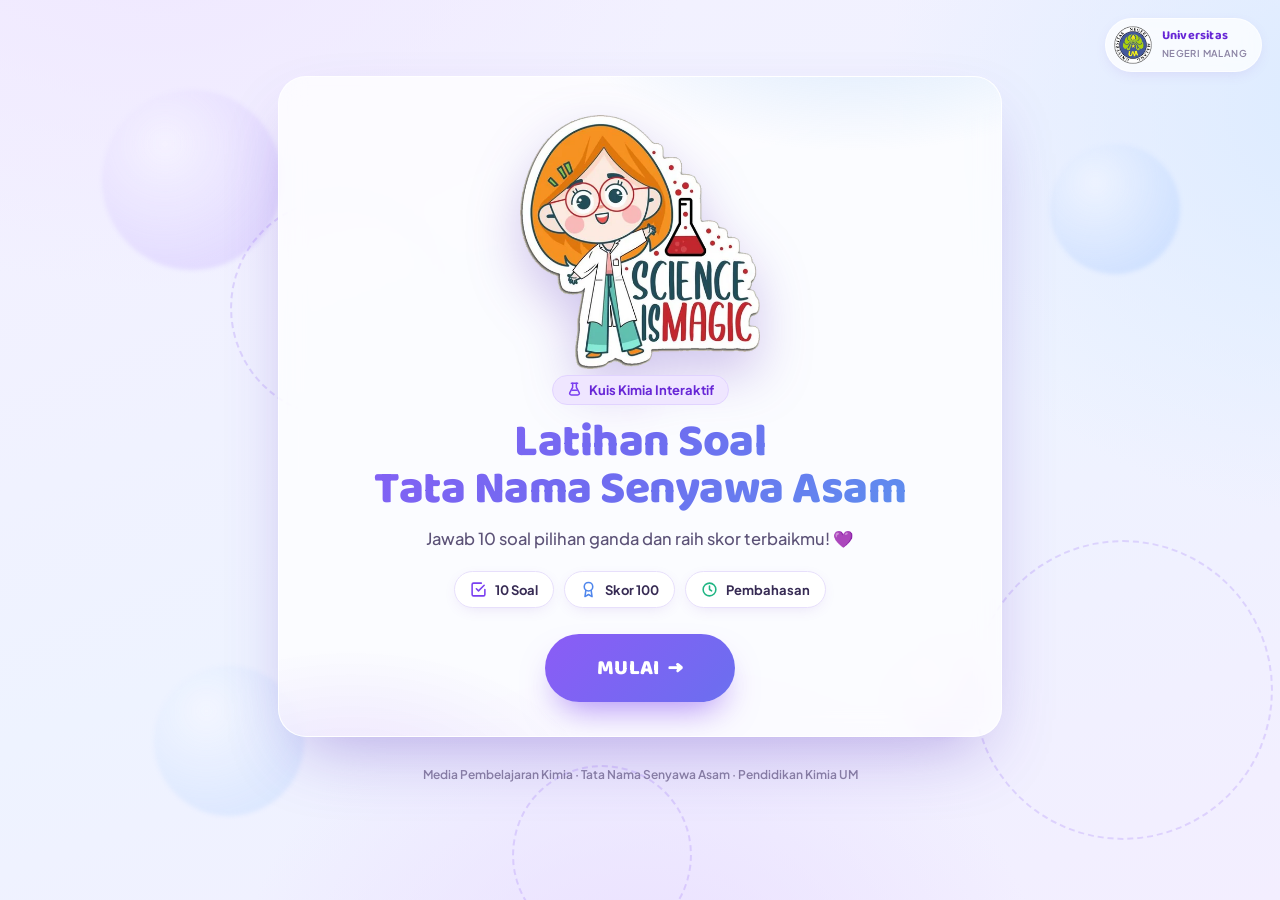
<file: sumber_soal/soal4.html>
<!DOCTYPE html>
<html lang="id">
<head>
<meta charset="UTF-8" />
<meta name="viewport" content="width=device-width, initial-scale=1.0" />
<title>Latihan Soal Tata Nama Senyawa Asam</title>
<link rel="preconnect" href="https://fonts.googleapis.com">
<link rel="preconnect" href="https://fonts.gstatic.com" crossorigin>
<link href="https://fonts.googleapis.com/css2?family=Baloo+2:wght@500;600;700;800&family=Plus+Jakarta+Sans:ital,wght@0,400;0,500;0,600;0,700;0,800;1,500&display=swap" rel="stylesheet">
<style>
:root{
  --lav-50:#f7f4ff; --lav-100:#efeaff; --lav-150:#e9e1ff; --lav-200:#ddd1ff;
  --pur-300:#c4b1ff; --pur-400:#a98cf7; --pur-500:#8b5cf6; --pur-600:#7a3ff0; --pur-700:#6726d6;
  --blue-300:#9cc7f5; --blue-400:#6db0f2; --blue-500:#4f86ec;
  --ink:#372b54; --ink-soft:#5c5277; --muted:#8a82a3; --line:#e7dffb;
  --green:#1fb583; --green-soft:#e6faf2; --red:#ec5b76; --red-soft:#ffeef0;
  --yellow:#ffe49c; --yellow-soft:#fff6d9; --gray-chip:#e9e6f2;
  --card:#ffffff; --glass:rgba(255,255,255,.74);
  --shadow-sm:0 4px 16px -6px rgba(123,76,200,.20);
  --shadow-md:0 16px 40px -16px rgba(108,68,200,.32);
  --shadow-lg:0 30px 70px -24px rgba(96,56,190,.42);
  --r-lg:28px; --r-md:20px; --r-sm:14px;
  --grad:linear-gradient(135deg,#8b5cf6 0%,#6f6cf0 48%,#5b95ee 100%);
}
*{box-sizing:border-box;margin:0;padding:0}
html,body{height:100%}
body{
  font-family:'Plus Jakarta Sans',system-ui,sans-serif;
  color:var(--ink);
  background:
    radial-gradient(900px 600px at 12% -8%, #efe8ff 0%, transparent 60%),
    radial-gradient(800px 700px at 105% 12%, #dcebff 0%, transparent 58%),
    radial-gradient(700px 700px at 50% 118%, #e9ddff 0%, transparent 60%),
    linear-gradient(160deg,#f4f0ff 0%,#eef3ff 55%,#f3eeff 100%);
  background-attachment:fixed;
  min-height:100%;
  -webkit-font-smoothing:antialiased;
  overflow-x:hidden;
}
.font-display{font-family:'Baloo 2',cursive}
.formula{font-weight:700;letter-spacing:.2px;white-space:nowrap}
.formula sub{font-size:.68em} .formula sup{font-size:.68em}

/* floating molecule decor */
.bg-decor{position:fixed;inset:0;pointer-events:none;z-index:0;overflow:hidden}
.blob{position:absolute;border-radius:50%;filter:blur(2px);opacity:.5;animation:floaty linear infinite}
@keyframes floaty{0%{transform:translateY(0) rotate(0)}50%{transform:translateY(-26px) rotate(12deg)}100%{transform:translateY(0) rotate(0)}}
.ring{position:absolute;border:2.5px dashed rgba(139,92,246,.20);border-radius:50%;animation:spin 60s linear infinite}
@keyframes spin{to{transform:rotate(360deg)}}

.app{position:relative;z-index:1;max-width:760px;margin:0 auto;padding:22px 18px 64px;min-height:100vh}

/* University badge */
.brand{position:absolute;top:18px;right:18px;z-index:5;display:flex;align-items:center;gap:10px;
  background:var(--glass);backdrop-filter:blur(8px);border:1px solid rgba(255,255,255,.7);
  padding:7px 14px 7px 8px;border-radius:40px;box-shadow:var(--shadow-sm)}
.brand .emblem{width:38px;height:38px;flex:0 0 38px}
.brand .txt{line-height:1.05}
.brand .txt b{font-family:'Baloo 2';font-size:12.5px;color:var(--pur-700);letter-spacing:.2px;display:block}
.brand .txt span{font-size:9.5px;color:var(--muted);font-weight:600;letter-spacing:.4px}
@media(max-width:520px){.brand .txt{display:none}.brand{padding:6px}}

/* screens */
.screen{display:none;animation:fadeUp .55s cubic-bezier(.2,.8,.2,1)}
.screen.active{display:block}
@keyframes fadeUp{from{opacity:0;transform:translateY(18px)}to{opacity:1;transform:none}}

/* ---------- START ---------- */
.hero{margin-top:54px;text-align:center}
.hero-card{
  position:relative;background:var(--glass);backdrop-filter:blur(12px);
  border:1px solid rgba(255,255,255,.8);border-radius:var(--r-lg);
  padding:38px 30px 34px;box-shadow:var(--shadow-lg);overflow:hidden}
.hero-card::before{content:"";position:absolute;inset:0;background:
  radial-gradient(420px 200px at 80% -10%,rgba(109,176,242,.25),transparent 70%),
  radial-gradient(360px 220px at 10% 110%,rgba(168,124,247,.22),transparent 70%);}
.hero-mascot{position:relative;width:min(240px,62%);margin:0 auto 6px;display:block;
  filter:drop-shadow(0 22px 26px rgba(96,56,190,.28));animation:bob 4.6s ease-in-out infinite}
@keyframes bob{0%,100%{transform:translateY(0) rotate(-1deg)}50%{transform:translateY(-12px) rotate(1.5deg)}}
.eyebrow{position:relative;display:inline-flex;align-items:center;gap:7px;font-weight:700;font-size:13px;
  color:var(--pur-700);background:#efe6ff;border:1px solid #e1d3ff;padding:6px 14px;border-radius:30px;margin-bottom:14px}
.hero h1{position:relative;font-family:'Baloo 2';font-weight:800;line-height:1.04;
  font-size:clamp(28px,7vw,46px);letter-spacing:-.5px;
  background:var(--grad);-webkit-background-clip:text;background-clip:text;color:transparent}
.hero .sub{position:relative;margin:14px auto 0;max-width:440px;color:var(--ink-soft);font-size:clamp(14px,3.6vw,16.5px);font-weight:500}
.meta-row{position:relative;display:flex;gap:10px;justify-content:center;flex-wrap:wrap;margin-top:22px}
.meta-pill{display:inline-flex;align-items:center;gap:8px;background:#fff;border:1px solid var(--line);
  border-radius:30px;padding:9px 15px;font-size:13px;font-weight:700;color:var(--ink);box-shadow:var(--shadow-sm)}
.meta-pill svg{width:17px;height:17px}

.btn{font-family:'Plus Jakarta Sans';cursor:pointer;border:none;font-weight:800;letter-spacing:.3px;
  transition:transform .18s cubic-bezier(.2,.8,.2,1),box-shadow .25s,background .25s,opacity .2s;user-select:none}
.btn:active{transform:scale(.96)}
.btn-start{position:relative;margin-top:26px;font-family:'Baloo 2';font-size:21px;color:#fff;
  background:var(--grad);background-size:180% 180%;padding:17px 52px;border-radius:40px;
  box-shadow:0 18px 34px -12px rgba(123,63,240,.6);animation:gshift 6s ease infinite}
@keyframes gshift{0%,100%{background-position:0% 50%}50%{background-position:100% 50%}}
.btn-start:hover{transform:translateY(-3px) scale(1.03);box-shadow:0 26px 44px -12px rgba(123,63,240,.7)}
.btn-start .arrow{display:inline-block;margin-left:8px;transition:transform .25s}
.btn-start:hover .arrow{transform:translateX(5px)}

/* ---------- QUIZ TOP BAR ---------- */
.topbar{background:var(--glass);backdrop-filter:blur(10px);border:1px solid rgba(255,255,255,.75);
  border-radius:var(--r-md);padding:16px 18px;box-shadow:var(--shadow-sm);margin-bottom:16px}
.tb-head{display:flex;align-items:center;justify-content:space-between;gap:12px;margin-bottom:12px}
.tb-num{font-family:'Baloo 2';font-weight:700;font-size:15px;color:var(--ink)}
.tb-num b{color:var(--pur-600)}
.tb-score{display:flex;align-items:center;gap:8px;background:#fff;border:1px solid var(--line);
  border-radius:30px;padding:6px 14px;font-weight:800;font-size:14px;color:var(--pur-700);box-shadow:var(--shadow-sm)}
.tb-score svg{width:16px;height:16px}
.tb-score .pop{display:inline-block;transition:transform .3s}
.tb-score.bump .pop{transform:scale(1.4)}
.progress{height:11px;background:#e7e0fa;border-radius:20px;overflow:hidden}
.progress>i{display:block;height:100%;width:0;border-radius:20px;background:var(--grad);
  transition:width .6s cubic-bezier(.2,.8,.2,1)}
.nav-nums{display:flex;flex-wrap:wrap;gap:8px;margin-top:14px}
.nav-nums button{width:34px;height:34px;border-radius:11px;border:1.5px solid var(--line);background:var(--gray-chip);
  color:var(--ink-soft);font-weight:800;font-size:13.5px;cursor:pointer;font-family:'Plus Jakarta Sans';
  transition:transform .15s,background .2s,color .2s,box-shadow .2s;position:relative}
.nav-nums button:hover{transform:translateY(-2px)}
.nav-nums button.answered{background:linear-gradient(135deg,var(--pur-500),var(--pur-600));color:#fff;border-color:transparent;box-shadow:var(--shadow-sm)}
.nav-nums button.active{background:var(--yellow);color:#7a5b00;border-color:#f5cf6a;box-shadow:0 6px 14px -6px rgba(245,180,30,.6)}
.nav-nums button.answered.active{background:var(--yellow);color:#7a5b00}
.nav-nums button.answered::after{content:"";position:absolute;top:-3px;right:-3px;width:11px;height:11px;
  background:var(--green);border:2px solid #fff;border-radius:50%}

/* ---------- QUESTION CARD ---------- */
.qcard{background:var(--card);border:1px solid var(--line);border-radius:var(--r-lg);
  padding:24px 22px;box-shadow:var(--shadow-md);position:relative}
.qbadge{display:inline-flex;align-items:center;gap:7px;background:#efe6ff;color:var(--pur-700);
  font-weight:800;font-size:12px;padding:5px 12px;border-radius:20px;margin-bottom:12px}
.qtext{font-size:clamp(16px,4.4vw,19px);font-weight:700;line-height:1.5;color:var(--ink)}
.qtext .formula{color:var(--pur-700)}

.options{margin-top:18px;display:flex;flex-direction:column;gap:11px}
.opt{display:flex;align-items:center;gap:14px;width:100%;text-align:left;cursor:pointer;
  background:#f6f2ff;border:1.8px solid #ece4ff;border-radius:var(--r-sm);padding:14px 16px;
  font-family:'Plus Jakarta Sans';font-size:15px;font-weight:600;color:var(--ink);
  transition:transform .14s cubic-bezier(.2,.8,.2,1),background .2s,border-color .2s,box-shadow .2s}
.opt:hover:not(.locked){transform:translateX(4px);border-color:var(--pur-300);box-shadow:var(--shadow-sm)}
.opt .lett{flex:0 0 34px;width:34px;height:34px;border-radius:50%;display:grid;place-items:center;
  font-family:'Baloo 2';font-weight:700;font-size:16px;background:#fff;color:var(--pur-600);
  border:1.8px solid #e1d3ff;transition:all .2s}
.opt .otxt{flex:1}
.opt.selected{background:linear-gradient(135deg,#efe4ff,#e7e0ff);border-color:var(--pur-500);
  box-shadow:0 10px 24px -12px rgba(123,63,240,.5);animation:pickpop .32s}
.opt.selected .lett{background:var(--grad);color:#fff;border-color:transparent}
@keyframes pickpop{0%{transform:scale(1)}40%{transform:scale(1.025)}100%{transform:scale(1)}}
.opt.locked{cursor:default}
.opt.correct{background:var(--green-soft);border-color:var(--green)}
.opt.correct .lett{background:var(--green);color:#fff;border-color:transparent}
.opt.wrong{background:var(--red-soft);border-color:var(--red)}
.opt.wrong .lett{background:var(--red);color:#fff;border-color:transparent}
.opt .mark{margin-left:auto;width:22px;height:22px;flex:0 0 22px;display:none}
.opt.correct .mark,.opt.wrong .mark{display:block}

/* feedback */
.feedback{display:none;margin-top:18px;border-radius:var(--r-md);padding:16px 18px;align-items:center;gap:13px;
  animation:fbpop .45s cubic-bezier(.2,.9,.2,1)}
.feedback.show{display:flex}
@keyframes fbpop{from{opacity:0;transform:scale(.94)}to{opacity:1;transform:none}}
.feedback.ok{background:var(--green-soft);border:1.5px solid #b7eed8}
.feedback.no{background:var(--red-soft);border:1.5px solid #ffd2da}
.fb-icon{width:46px;height:46px;flex:0 0 46px;border-radius:50%;display:grid;place-items:center;animation:bouncein .6s}
.feedback.ok .fb-icon{background:var(--green)} .feedback.no .fb-icon{background:var(--red)}
.fb-icon svg{width:26px;height:26px}
@keyframes bouncein{0%{transform:scale(0)}55%{transform:scale(1.25)}100%{transform:scale(1)}}
.fb-txt b{font-family:'Baloo 2';font-size:18px;display:block;line-height:1.1}
.feedback.ok .fb-txt b{color:#0e8d65} .feedback.no .fb-txt b{color:#c83a55}
.fb-txt span{font-size:13.5px;font-weight:600;color:var(--ink-soft)}
.fb-txt span em{font-style:normal;font-weight:800;color:var(--pur-700)}

/* pembahasan */
.exp-toggle{display:none;margin-top:14px}
.exp-toggle.show{display:block}
.btn-exp{display:inline-flex;align-items:center;gap:8px;background:#efe6ff;color:var(--pur-700);
  border:1.5px solid #e1d3ff;border-radius:30px;padding:11px 18px;font-weight:800;font-size:14px;cursor:pointer;
  transition:transform .15s,background .2s}
.btn-exp:hover{transform:translateY(-2px);background:#e7d9ff}
.btn-exp svg{width:18px;height:18px}
.exp-body{overflow:hidden;max-height:0;transition:max-height .45s cubic-bezier(.2,.8,.2,1);margin-top:0}
.exp-body.open{max-height:560px;margin-top:14px}
.exp-card{background:linear-gradient(135deg,#f4eeff,#eef2ff);border:1.5px solid #e3d9fb;border-radius:var(--r-md);padding:18px}
.exp-card h4{display:flex;align-items:center;gap:9px;font-family:'Baloo 2';font-size:16px;color:var(--pur-700);margin-bottom:9px}
.exp-card h4 svg{width:20px;height:20px}
.exp-card p{font-size:14.5px;line-height:1.65;color:var(--ink-soft);font-weight:500}
.exp-card p .formula{color:var(--pur-700)}
.keybox{margin-top:13px;display:flex;gap:10px;align-items:flex-start;background:#fff;border:1.5px dashed var(--pur-300);
  border-radius:var(--r-sm);padding:12px 14px}
.keybox .kicon{flex:0 0 26px;width:26px;height:26px;border-radius:50%;background:var(--yellow);display:grid;place-items:center}
.keybox .kicon svg{width:15px;height:15px}
.keybox div b{font-size:12px;text-transform:uppercase;letter-spacing:.5px;color:var(--pur-600);display:block;margin-bottom:1px}
.keybox div span{font-size:13.5px;font-weight:600;color:var(--ink)}
.keybox div span .formula{color:var(--pur-700)}

/* submit + nav buttons */
.actions{margin-top:20px;display:flex;align-items:center;gap:11px}
.btn-submit{flex:1;font-family:'Baloo 2';font-size:18px;color:#fff;background:var(--grad);
  padding:15px;border-radius:var(--r-sm);box-shadow:0 14px 28px -12px rgba(123,63,240,.6)}
.btn-submit:hover:not(:disabled){transform:translateY(-2px)}
.btn-submit:disabled{opacity:.45;cursor:not-allowed;box-shadow:none}
.btn-nav{width:52px;height:52px;flex:0 0 52px;border-radius:var(--r-sm);background:#fff;border:1.8px solid var(--line);
  color:var(--pur-600);display:grid;place-items:center;cursor:pointer;transition:transform .15s,background .2s}
.btn-nav:hover:not(:disabled){transform:translateY(-2px);background:#f6f2ff}
.btn-nav:disabled{opacity:.35;cursor:not-allowed}
.btn-nav svg{width:22px;height:22px}

.finish-wrap{margin-top:16px;display:none}
.finish-wrap.show{display:block;animation:fadeUp .4s}
.btn-finish{width:100%;font-family:'Baloo 2';font-size:18px;color:#fff;
  background:linear-gradient(135deg,#1fb583,#19a59a);padding:16px;border-radius:var(--r-sm);
  box-shadow:0 16px 30px -12px rgba(25,165,140,.6);display:flex;align-items:center;justify-content:center;gap:10px}
.btn-finish:hover{transform:translateY(-2px)}
.btn-finish svg{width:22px;height:22px}

/* ---------- RESULT ---------- */
.result-card{position:relative;background:var(--glass);backdrop-filter:blur(12px);
  border:1px solid rgba(255,255,255,.8);border-radius:var(--r-lg);padding:34px 26px 30px;
  box-shadow:var(--shadow-lg);text-align:center;overflow:hidden}
.res-mascot{width:120px;margin:0 auto 4px;display:block;filter:drop-shadow(0 14px 18px rgba(96,56,190,.28));animation:bob 4.6s ease-in-out infinite}
.res-title{font-family:'Baloo 2';font-size:clamp(22px,5.6vw,30px);color:var(--pur-700);margin-bottom:4px}
.dial{position:relative;width:200px;height:200px;margin:14px auto 8px}
.dial svg{transform:rotate(-90deg)}
.dial .track{fill:none;stroke:#e6def8;stroke-width:16}
.dial .bar{fill:none;stroke:url(#g1);stroke-width:16;stroke-linecap:round;
  stroke-dasharray:534;stroke-dashoffset:534;transition:stroke-dashoffset 1.4s cubic-bezier(.2,.8,.2,1)}
.dial .center{position:absolute;inset:0;display:grid;place-content:center;gap:0}
.dial .center .big{font-family:'Baloo 2';font-size:46px;line-height:1;color:var(--ink)}
.dial .center .of{font-size:14px;font-weight:700;color:var(--muted)}
.res-msg{font-size:clamp(15px,4vw,18px);font-weight:700;color:var(--ink);margin:6px auto 4px;max-width:420px}
.res-stats{display:flex;justify-content:center;gap:10px;flex-wrap:wrap;margin-top:14px}
.stat{background:#fff;border:1px solid var(--line);border-radius:var(--r-sm);padding:11px 18px;min-width:92px;box-shadow:var(--shadow-sm)}
.stat b{font-family:'Baloo 2';font-size:24px;display:block;line-height:1}
.stat.c b{color:var(--green)} .stat.w b{color:var(--red)} .stat.s b{color:var(--pur-600)}
.stat span{font-size:11.5px;font-weight:700;color:var(--muted);text-transform:uppercase;letter-spacing:.4px}

.recap{margin-top:22px}
.recap h3{font-family:'Baloo 2';font-size:20px;color:var(--ink);margin-bottom:13px;display:flex;align-items:center;gap:9px}
.recap h3 svg{width:22px;height:22px}
.acc{background:var(--card);border:1px solid var(--line);border-radius:var(--r-md);margin-bottom:11px;
  overflow:hidden;box-shadow:var(--shadow-sm)}
.acc-head{display:flex;align-items:center;gap:12px;padding:14px 16px;cursor:pointer;user-select:none;transition:background .2s}
.acc-head:hover{background:#faf8ff}
.acc-stat{flex:0 0 30px;width:30px;height:30px;border-radius:50%;display:grid;place-items:center}
.acc-stat svg{width:17px;height:17px}
.acc-stat.c{background:var(--green-soft)} .acc-stat.w{background:var(--red-soft)}
.acc-q{flex:1;font-weight:700;font-size:14px;color:var(--ink);line-height:1.4}
.acc-q small{display:block;color:var(--muted);font-weight:700;font-size:11.5px;margin-bottom:2px}
.acc-chev{flex:0 0 20px;transition:transform .3s;color:var(--muted)}
.acc.open .acc-chev{transform:rotate(180deg)}
.acc-body{max-height:0;overflow:hidden;transition:max-height .45s cubic-bezier(.2,.8,.2,1)}
.acc.open .acc-body{max-height:640px}
.acc-inner{padding:2px 16px 18px;border-top:1px solid var(--line)}
.ans-line{display:flex;gap:9px;align-items:center;margin-top:12px;font-size:13.5px;font-weight:600}
.ans-line .tag{font-size:11px;font-weight:800;text-transform:uppercase;letter-spacing:.4px;color:var(--muted);flex:0 0 96px}
.ans-line .val{padding:5px 11px;border-radius:9px;font-weight:700}
.val.yc{background:var(--green-soft);color:#0e8d65} .val.yw{background:var(--red-soft);color:#c83a55}
.val.right{background:#efe6ff;color:var(--pur-700)}
.acc-exp{margin-top:13px;background:linear-gradient(135deg,#f4eeff,#eef2ff);border:1.5px solid #e3d9fb;
  border-radius:var(--r-sm);padding:14px;font-size:13.8px;line-height:1.62;color:var(--ink-soft);font-weight:500}
.acc-exp .formula{color:var(--pur-700)}

.btn-restart{margin:24px auto 0;display:flex;align-items:center;gap:9px;font-family:'Baloo 2';font-size:17px;
  color:var(--pur-700);background:#fff;border:1.8px solid var(--pur-300);border-radius:40px;padding:13px 30px;cursor:pointer;
  transition:transform .15s,background .2s;box-shadow:var(--shadow-sm)}
.btn-restart:hover{transform:translateY(-2px);background:#f6f2ff}
.btn-restart svg{width:19px;height:19px}

.footer{text-align:center;margin-top:30px;font-size:12px;color:var(--muted);font-weight:600}

#confetti{position:fixed;inset:0;pointer-events:none;z-index:50;display:none}
</style>
</head>
<body>
<div class="bg-decor" id="decor"></div>

<!-- University badge -->
<div class="brand" title="Universitas Negeri Malang">
  <img class="emblem" src="[data-uri]" alt="Logo Universitas Negeri Malang" style="object-fit:contain" />
  <div class="txt"><b>Universitas</b><span>NEGERI MALANG</span></div>
</div>

<main class="app">

  <!-- ============ START SCREEN ============ -->
  <section class="screen active" id="screen-start">
    <div class="hero">
      <div class="hero-card">
        <img class="hero-mascot" src="[data-uri]" alt="Maskot ilmuwan kimia" />
        <span class="eyebrow">
          <svg viewBox="0 0 24 24" width="15" height="15" fill="none" stroke="#7a3ff0" stroke-width="2.4" stroke-linecap="round" stroke-linejoin="round"><path d="M9 2v6.5L4.5 17a2.5 2.5 0 0 0 2.2 3.7h10.6A2.5 2.5 0 0 0 19.5 17L15 8.5V2"/><path d="M7 2h10M8.5 13h7"/></svg>
          Kuis Kimia Interaktif
        </span>
        <h1 class="font-display">Latihan Soal<br>Tata Nama Senyawa Asam</h1>
        <p class="sub">Jawab 10 soal pilihan ganda dan raih skor terbaikmu! 💜</p>
        <div class="meta-row">
          <span class="meta-pill"><svg viewBox="0 0 24 24" fill="none" stroke="#7a3ff0" stroke-width="2.2" stroke-linecap="round" stroke-linejoin="round"><path d="M9 11l3 3 8-8"/><path d="M21 12v7a2 2 0 0 1-2 2H5a2 2 0 0 1-2-2V5a2 2 0 0 1 2-2h11"/></svg>10 Soal</span>
          <span class="meta-pill"><svg viewBox="0 0 24 24" fill="none" stroke="#4f86ec" stroke-width="2.2" stroke-linecap="round" stroke-linejoin="round"><circle cx="12" cy="8" r="6"/><path d="M8.2 13.5L7 22l5-3 5 3-1.2-8.5"/></svg>Skor 100</span>
          <span class="meta-pill"><svg viewBox="0 0 24 24" fill="none" stroke="#1fb583" stroke-width="2.2" stroke-linecap="round" stroke-linejoin="round"><circle cx="12" cy="12" r="9"/><path d="M12 7v5l3 2"/></svg>Pembahasan</span>
        </div>
        <button class="btn btn-start" id="btnStart">MULAI<span class="arrow">→</span></button>
      </div>
    </div>
  </section>

  <!-- ============ QUIZ SCREEN ============ -->
  <section class="screen" id="screen-quiz">
    <div class="topbar">
      <div class="tb-head">
        <div class="tb-num">Soal <b id="curNum">1</b> dari 10</div>
        <div class="tb-score" id="scoreChip">
          <svg viewBox="0 0 24 24" fill="none" stroke="#7a3ff0" stroke-width="2.2" stroke-linecap="round" stroke-linejoin="round"><circle cx="12" cy="8" r="6"/><path d="M8.2 13.5L7 22l5-3 5 3-1.2-8.5"/></svg>
          Skor: <span class="pop" id="scoreVal">0</span>
        </div>
      </div>
      <div class="progress"><i id="progBar"></i></div>
      <div class="nav-nums" id="navNums"></div>
    </div>

    <div class="qcard">
      <div class="qbadge" id="qBadge">PERTANYAAN 1</div>
      <div class="qtext" id="qText"></div>
      <div class="options" id="options"></div>

      <div class="feedback" id="feedback">
        <div class="fb-icon" id="fbIcon"></div>
        <div class="fb-txt"><b id="fbTitle"></b><span id="fbSub"></span></div>
      </div>

      <div class="exp-toggle" id="expToggle">
        <button class="btn-exp" id="btnExp">
          <svg viewBox="0 0 24 24" fill="none" stroke="#7a3ff0" stroke-width="2.2" stroke-linecap="round" stroke-linejoin="round"><path d="M2 6.5A2.5 2.5 0 0 1 4.5 4H10a2 2 0 0 1 2 2 2 2 0 0 1 2-2h5.5A2.5 2.5 0 0 1 22 6.5V18a2 2 0 0 1-2 2h-6a2 2 0 0 0-2 2 2 2 0 0 0-2-2H4a2 2 0 0 1-2-2Z"/><path d="M12 6v16"/></svg>
          Lihat Pembahasan
        </button>
        <div class="exp-body" id="expBody"></div>
      </div>

      <div class="actions">
        <button class="btn-nav" id="btnBack" title="Sebelumnya">
          <svg viewBox="0 0 24 24" fill="none" stroke="currentColor" stroke-width="2.4" stroke-linecap="round" stroke-linejoin="round"><path d="M15 18l-6-6 6-6"/></svg>
        </button>
        <button class="btn btn-submit" id="btnSubmit" disabled>SUBMIT</button>
        <button class="btn-nav" id="btnNext" title="Berikutnya">
          <svg viewBox="0 0 24 24" fill="none" stroke="currentColor" stroke-width="2.4" stroke-linecap="round" stroke-linejoin="round"><path d="M9 18l6-6-6-6"/></svg>
        </button>
      </div>

      <div class="finish-wrap" id="finishWrap">
        <button class="btn btn-finish" id="btnFinish">
          <svg viewBox="0 0 24 24" fill="none" stroke="#fff" stroke-width="2.4" stroke-linecap="round" stroke-linejoin="round"><path d="M5 12l5 5L20 7"/></svg>
          Lihat Hasil Akhir
        </button>
      </div>
    </div>
  </section>

  <!-- ============ RESULT SCREEN ============ -->
  <section class="screen" id="screen-result">
    <div class="result-card">
      <img class="res-mascot" src="[data-uri]" alt="Maskot" id="resMascot"/>
      <div class="res-title font-display">Skor Akhir Kamu</div>
      <div class="dial">
        <svg width="200" height="200" viewBox="0 0 200 200">
          <defs><linearGradient id="g1" x1="0" y1="0" x2="1" y2="1"><stop offset="0" stop-color="#8b5cf6"/><stop offset="1" stop-color="#4f86ec"/></linearGradient></defs>
          <circle class="track" cx="100" cy="100" r="85"/>
          <circle class="bar" id="dialBar" cx="100" cy="100" r="85"/>
        </svg>
        <div class="center"><span class="big" id="resScore">0</span><span class="of">/ 100</span></div>
      </div>
      <p class="res-msg" id="resMsg"></p>
      <div class="res-stats">
        <div class="stat c"><b id="resCorrect">0</b><span>Benar</span></div>
        <div class="stat w"><b id="resWrong">0</b><span>Salah</span></div>
        <div class="stat s"><b id="resPct">0%</b><span>Akurasi</span></div>
      </div>
    </div>

    <div class="recap">
      <h3 class="font-display"><svg viewBox="0 0 24 24" fill="none" stroke="#7a3ff0" stroke-width="2.2" stroke-linecap="round" stroke-linejoin="round"><path d="M4 6h16M4 12h16M4 18h10"/></svg>Rekap Jawaban</h3>
      <div id="recapList"></div>
    </div>

    <button class="btn-restart" id="btnRestart">
      <svg viewBox="0 0 24 24" fill="none" stroke="currentColor" stroke-width="2.3" stroke-linecap="round" stroke-linejoin="round"><path d="M3 12a9 9 0 1 0 3-6.7L3 8"/><path d="M3 3v5h5"/></svg>
      Ulangi Kuis
    </button>
  </section>

  <p class="footer">Media Pembelajaran Kimia · Tata Nama Senyawa Asam · Pendidikan Kimia UM</p>
</main>

<canvas id="confetti"></canvas>

<script>
/* ============ DATA SOAL ============ */
const QUIZ = [
 {
  q:'Nama senyawa asam dari rumus kimia <span class="formula">H<sub>2</sub>CO<sub>3</sub></span> adalah…',
  opt:['Asam sulfat','Asam karbonat','Asam nitrat','Asam klorat','Asam fosfat'],
  c:1,
  exp:'<span class="formula">H<sub>2</sub>CO<sub>3</sub></span> terbentuk dari kation hidrogen (<span class="formula">H<sup>+</sup></span>) dan anion karbonat (<span class="formula">CO<sub>3</sub><sup>2−</sup></span>). Dalam tata nama senyawa asam, ion hidrogen di depan rumus dinyatakan dengan kata <b>"asam"</b>, lalu diikuti nama anionnya. Karena anion <span class="formula">CO<sub>3</sub><sup>2−</sup></span> bernama karbonat, namanya adalah <b>asam karbonat</b>.',
  key:'Ion <span class="formula">H<sup>+</sup></span> di depan → kata "asam"; anion <span class="formula">CO<sub>3</sub><sup>2−</sup></span> = karbonat.'
 },
 {
  q:'Senyawa dengan rumus kimia <span class="formula">HNO<sub>3</sub></span> memiliki nama…',
  opt:['Asam nitrit','Asam klorida','Asam nitrat','Asam sulfit','Asam karbonat'],
  c:2,
  exp:'<span class="formula">HNO<sub>3</sub></span> tersusun dari kation hidrogen (<span class="formula">H<sup>+</sup></span>) dan anion nitrat (<span class="formula">NO<sub>3</sub><sup>−</sup></span>). Ion hidrogen di awal rumus dinyatakan dengan kata "asam", diikuti nama anionnya. Karena anion <span class="formula">NO<sub>3</sub><sup>−</sup></span> bernama nitrat, namanya adalah <b>asam nitrat</b>.',
  key:'Akhiran <b>-at</b> pada oksianion paling umum: <span class="formula">NO<sub>3</sub><sup>−</sup></span> = nitrat.'
 },
 {
  q:'Nama yang tepat untuk senyawa <span class="formula">H<sub>2</sub>SO<sub>4</sub></span> adalah…',
  opt:['Asam sulfat','Asam sulfit','Asam sulfida','Asam fosfat','Asam asetat'],
  c:0,
  exp:'<span class="formula">H<sub>2</sub>SO<sub>4</sub></span> terbentuk dari kation hidrogen (<span class="formula">H<sup>+</sup></span>) dan anion sulfat (<span class="formula">SO<sub>4</sub><sup>2−</sup></span>). Ion hidrogen pada awal rumus diganti dengan kata "asam", diikuti nama anionnya. Anion <span class="formula">SO<sub>4</sub><sup>2−</sup></span> bernama sulfat, sehingga namanya <b>asam sulfat</b>.',
  key:'Anion <span class="formula">SO<sub>4</sub><sup>2−</sup></span> = sulfat (-at), bukan sulfit (-it).'
 },
 {
  q:'Nama yang tepat untuk senyawa <span class="formula">HClO</span> adalah…',
  opt:['Asam klorat','Asam perklorat','Asam klorida','Asam hipoklorit','Asam klorit'],
  c:3,
  exp:'<span class="formula">HClO</span> terdiri dari kation hidrogen (<span class="formula">H<sup>+</sup></span>) dan anion hipoklorit (<span class="formula">ClO<sup>−</sup></span>). Keberadaan ion hidrogen di depan rumus dinyatakan dengan kata "asam", diikuti nama anionnya. Anion <span class="formula">ClO<sup>−</sup></span> memiliki nama baku hipoklorit, maka namanya <b>asam hipoklorit</b>.',
  key:'Jumlah O paling sedikit → awalan <b>hipo-</b> + akhiran <b>-it</b> (<span class="formula">ClO<sup>−</sup></span>).'
 },
 {
  q:'Senyawa <span class="formula">HF</span> termasuk senyawa asam karena…',
  opt:['Mengandung ion logam','Tersusun dari unsur logam dan nonlogam','Menghasilkan ion H<sup>+</sup> saat dilarutkan dalam air','Memiliki rasa pahit dan licin','Tidak dapat menghantarkan listrik'],
  c:2,
  exp:'Menurut teori Arrhenius, asam adalah zat yang meningkatkan konsentrasi ion hidrogen (<span class="formula">H<sup>+</sup></span>) dalam larutan. Saat <span class="formula">HF</span> larut dalam air, ia terionisasi membentuk <span class="formula">H<sup>+</sup></span> dan ion fluorida (<span class="formula">F<sup>−</sup></span>). Karena itu HF bersifat asam.',
  key:'Asam Arrhenius = zat penghasil <span class="formula">H<sup>+</sup></span> dalam air.'
 },
 {
  q:'Rumus kimia yang tepat untuk <b>asam fosfat</b> adalah…',
  opt:['H<sub>3</sub>PO<sub>4</sub>','HPO<sub>4</sub>','H<sub>2</sub>PO<sub>4</sub>','H<sub>3</sub>PO<sub>3</sub>','HPO<sub>3</sub>'],
  optFormula:true,
  c:0,
  exp:'Asam fosfat terbentuk dari kation hidrogen (<span class="formula">H<sup>+</sup></span>) dan anion fosfat (<span class="formula">PO<sub>4</sub><sup>3−</sup></span>). Karena anion fosfat bermuatan −3, dibutuhkan tiga ion <span class="formula">H<sup>+</sup></span> (masing-masing +1) agar senyawa netral. Maka rumusnya <span class="formula">H<sub>3</sub>PO<sub>4</sub></span>.',
  key:'Menyeimbangkan muatan: <span class="formula">PO<sub>4</sub><sup>3−</sup></span> butuh 3 <span class="formula">H<sup>+</sup></span>.'
 },
 {
  q:'Larutan <b>asam iodida</b> memiliki rumus kimia…',
  opt:['KI','NaI','CaI<sub>2</sub>','AgI','HI'],
  optFormula:true,
  c:4,
  exp:'Asam iodida tersusun dari kation hidrogen (<span class="formula">H<sup>+</sup></span>) dan anion iodida (<span class="formula">I<sup>−</sup></span>) yang bermuatan −1. Karena hanya butuh satu ion hidrogen untuk menyeimbangkan muatan, rumusnya adalah <span class="formula">HI</span>.',
  key:'Anion monoatomik <span class="formula">X<sup>−</sup></span> → asam <span class="formula">HX</span> (iodida → <span class="formula">HI</span>).'
 },
 {
  q:'Rumus kimia dari <b>asam nitrit</b> adalah…',
  opt:['HNO<sub>3</sub>','HNO<sub>2</sub>','H<sub>2</sub>SO<sub>4</sub>','HClO<sub>4</sub>','H<sub>2</sub>CO<sub>3</sub>'],
  optFormula:true,
  c:1,
  exp:'Asam nitrit tersusun dari ion hidrogen (<span class="formula">H<sup>+</sup></span>) dan anion nitrit (<span class="formula">NO<sub>2</sub><sup>−</sup></span>) yang bermuatan −1. Hanya diperlukan satu ion hidrogen untuk membentuk senyawa netral, sehingga rumusnya <span class="formula">HNO<sub>2</sub></span>.',
  key:'Akhiran <b>-it</b> (nitrit <span class="formula">NO<sub>2</sub><sup>−</sup></span>) ≠ <b>-at</b> (nitrat <span class="formula">NO<sub>3</sub><sup>−</sup></span>).'
 },
 {
  q:'Rumus kimia dari senyawa <b>asam klorida</b> adalah…',
  opt:['HClO','HClO<sub>3</sub>','HClO<sub>4</sub>','HCl','HClO<sub>2</sub>'],
  optFormula:true,
  c:3,
  exp:'Asam klorida tersusun dari ion hidrogen (<span class="formula">H<sup>+</sup></span>) dan anion klorida (<span class="formula">Cl<sup>−</sup></span>) yang bermuatan −1. Satu ion hidrogen (+1) cukup menetralkan muatan −1 dari <span class="formula">Cl<sup>−</sup></span>, sehingga rumusnya <span class="formula">HCl</span>.',
  key:'Anion klorida <span class="formula">Cl<sup>−</sup></span> (monoatomik) → <span class="formula">HCl</span>, tanpa oksigen.'
 },
 {
  q:'<b>Asam bromida</b> memiliki karakteristik sebagai senyawa asam karena…',
  opt:['Menghasilkan ion OH<sup>−</sup> dalam air','Mengandung unsur logam','Dapat menghasilkan ion H<sup>+</sup> saat dilarutkan dalam air','Memiliki ikatan logam','Tidak larut dalam air'],
  c:2,
  exp:'Asam bromida (<span class="formula">HBr</span>) menghasilkan ion hidrogen (<span class="formula">H<sup>+</sup></span>) saat dilarutkan dalam air; ia terionisasi menjadi <span class="formula">H<sup>+</sup></span> dan ion bromida (<span class="formula">Br<sup>−</sup></span>). Kemampuan menghasilkan <span class="formula">H<sup>+</sup></span> dalam larutan adalah ciri utama senyawa asam.',
  key:'Ciri utama asam: menghasilkan <span class="formula">H<sup>+</sup></span> ketika larut dalam air.'
 }
];
const LETT=['A','B','C','D','E'];

/* ============ STATE ============ */
let cur=0;
let state=QUIZ.map(()=>({sel:null,sub:false}));

const $=id=>document.getElementById(id);
const score=()=>state.reduce((s,a,i)=>s+(a.sub&&a.sel===QUIZ[i].c?10:0),0);
const answered=()=>state.filter(a=>a.sub).length;

/* ---------- SVG snippets ---------- */
const CHECK='<svg viewBox="0 0 24 24" fill="none" stroke="#fff" stroke-width="3" stroke-linecap="round" stroke-linejoin="round"><path d="M4 12l5 5L20 6"/></svg>';
const CROSS='<svg viewBox="0 0 24 24" fill="none" stroke="#fff" stroke-width="3" stroke-linecap="round" stroke-linejoin="round"><path d="M6 6l12 12M18 6L6 18"/></svg>';
const MK_OK='<svg class="mark" viewBox="0 0 24 24" fill="none" stroke="#1fb583" stroke-width="3" stroke-linecap="round" stroke-linejoin="round"><path d="M4 12l5 5L20 6"/></svg>';
const MK_NO='<svg class="mark" viewBox="0 0 24 24" fill="none" stroke="#ec5b76" stroke-width="3" stroke-linecap="round" stroke-linejoin="round"><path d="M6 6l12 12M18 6L6 18"/></svg>';

/* ============ NAV ============ */
function buildNav(){
  const n=$('navNums'); n.innerHTML='';
  QUIZ.forEach((_,i)=>{
    const b=document.createElement('button');
    b.textContent=i+1;
    b.onclick=()=>{cur=i;render();};
    n.appendChild(b);
  });
}
function refreshNav(){
  [...$('navNums').children].forEach((b,i)=>{
    b.className='';
    if(state[i].sub) b.classList.add('answered');
    if(i===cur) b.classList.add('active');
  });
}

/* ============ RENDER QUESTION ============ */
function render(){
  const Q=QUIZ[cur], S=state[cur];
  $('curNum').textContent=cur+1;
  $('qBadge').textContent='PERTANYAAN '+(cur+1);
  $('qText').innerHTML=Q.q;

  // options
  const wrap=$('options'); wrap.innerHTML='';
  Q.opt.forEach((txt,i)=>{
    const o=document.createElement('button');
    o.className='opt';
    o.innerHTML='<span class="lett">'+LETT[i]+'</span><span class="otxt'+(Q.optFormula?' formula':'')+'">'+txt+'</span>'+MK_OK+MK_NO;
    if(!S.sub && S.sel===i) o.classList.add('selected');
    if(S.sub){
      o.classList.add('locked');
      if(i===Q.c) o.classList.add('correct');
      else if(i===S.sel) o.classList.add('wrong');
    } else {
      o.onclick=()=>{ S.sel=i; render(); };
    }
    wrap.appendChild(o);
  });

  // submit
  const sub=$('btnSubmit');
  sub.disabled = S.sub || S.sel===null;
  sub.textContent = S.sub ? 'SUDAH DIJAWAB' : 'SUBMIT';
  sub.onclick=submit;

  // feedback + pembahasan
  const fb=$('feedback'), et=$('expToggle');
  if(S.sub){
    const ok=S.sel===Q.c;
    fb.className='feedback show '+(ok?'ok':'no');
    $('fbIcon').innerHTML = ok?CHECK:CROSS;
    $('fbTitle').textContent = ok?'Jawaban Benar 🎉':'Jawaban Salah';
    $('fbSub').innerHTML = ok ? 'Skor +10 poin!' : 'Jawaban yang benar: <em>'+LETT[Q.c]+'. '+(Q.optFormula?'<span class="formula">'+Q.opt[Q.c]+'</span>':Q.opt[Q.c])+'</em>';
    et.classList.add('show');
    $('expBody').innerHTML =
      '<div class="exp-card"><h4><svg viewBox="0 0 24 24" fill="none" stroke="#7a3ff0" stroke-width="2.2" stroke-linecap="round" stroke-linejoin="round"><path d="M9 18h6M10 22h4M12 2a7 7 0 0 0-4 12.7c.6.5 1 1.3 1 2.1V18h6v-1.2c0-.8.4-1.6 1-2.1A7 7 0 0 0 12 2Z"/></svg>Pembahasan</h4>'
      +'<p>'+Q.exp+'</p>'
      +'<div class="keybox"><span class="kicon"><svg viewBox="0 0 24 24" fill="none" stroke="#7a5b00" stroke-width="2.4" stroke-linecap="round" stroke-linejoin="round"><path d="M12 2l2.4 6.9H22l-5.8 4.3 2.2 7L12 16.9 5.6 20.2l2.2-7L2 8.9h7.6Z"/></svg></span><div><b>Konsep Penting</b><span>'+Q.key+'</span></div></div></div>';
    $('expBody').classList.remove('open');
  } else {
    fb.className='feedback';
    et.classList.remove('show');
    $('expBody').classList.remove('open');
  }

  // back/next
  $('btnBack').disabled = cur===0;
  $('btnNext').disabled = cur===QUIZ.length-1;

  // finish button
  $('finishWrap').classList.toggle('show', answered()===QUIZ.length);

  refreshNav();
  updateTop();
}

function updateTop(){
  $('scoreVal').textContent=score();
  $('progBar').style.width=(answered()/QUIZ.length*100)+'%';
}

function submit(){
  const S=state[cur];
  if(S.sel===null||S.sub) return;
  S.sub=true;
  render();
  // score bump animation
  const chip=$('scoreChip');
  chip.classList.add('bump');
  setTimeout(()=>chip.classList.remove('bump'),320);
}

$('btnExp').onclick=()=>$('expBody').classList.toggle('open');
$('btnBack').onclick=()=>{ if(cur>0){cur--;render();} };
$('btnNext').onclick=()=>{ if(cur<QUIZ.length-1){cur++;render();} };

/* ============ SCREENS ============ */
function show(id){
  document.querySelectorAll('.screen').forEach(s=>s.classList.remove('active'));
  $(id).classList.add('active');
  window.scrollTo({top:0,behavior:'smooth'});
}
$('btnStart').onclick=()=>{ show('screen-quiz'); render(); };

/* ============ RESULT ============ */
$('btnFinish').onclick=showResult;
function showResult(){
  show('screen-result');
  const sc=score(), correct=sc/10, wrong=QUIZ.length-correct;
  $('resCorrect').textContent=correct;
  $('resWrong').textContent=wrong;
  $('resPct').textContent=Math.round(correct/QUIZ.length*100)+'%';
  // dial
  const bar=$('dialBar'), C=2*Math.PI*85;
  bar.style.strokeDasharray=C;
  bar.style.strokeDashoffset=C;
  // animate number + dial
  let shown=0;
  const target=sc;
  setTimeout(()=>{ bar.style.strokeDashoffset=C*(1-sc/100); },120);
  const t=setInterval(()=>{ shown+=2; if(shown>=target){shown=target;clearInterval(t);} $('resScore').textContent=shown; },22);
  // message
  let msg;
  if(sc===100) msg='Sempurna! Kamu menguasai tata nama senyawa asam! 🏆';
  else if(sc>=80) msg='Hebat! Pertahankan prestasimu! 🌟';
  else if(sc>=60) msg='Bagus! Sedikit lagi menuju sempurna! 💪';
  else if(sc>=40) msg='Lumayan! Yuk pelajari lagi pembahasannya. 📘';
  else msg='Jangan menyerah! Pelajari kembali lalu coba lagi. 🌱';
  $('resMsg').textContent=msg;
  buildRecap();
  if(sc>=70) burstConfetti();
}

function buildRecap(){
  const list=$('recapList'); list.innerHTML='';
  QUIZ.forEach((Q,i)=>{
    const S=state[i], ok=S.sel===Q.c;
    const yourTxt = S.sel===null ? 'Tidak dijawab' : (LETT[S.sel]+'. '+Q.opt[S.sel]);
    const corrTxt = LETT[Q.c]+'. '+Q.opt[Q.c];
    const fcls = Q.optFormula?' formula':'';
    const div=document.createElement('div');
    div.className='acc';
    div.innerHTML=
      '<div class="acc-head">'
      +'<span class="acc-stat '+(ok?'c':'w')+'">'+(ok?MK_OK:MK_NO)+'</span>'
      +'<span class="acc-q"><small>SOAL '+(i+1)+'</small>'+Q.q+'</span>'
      +'<span class="acc-chev"><svg viewBox="0 0 24 24" width="20" height="20" fill="none" stroke="currentColor" stroke-width="2.4" stroke-linecap="round" stroke-linejoin="round"><path d="M6 9l6 6 6-6"/></svg></span>'
      +'</div>'
      +'<div class="acc-body"><div class="acc-inner">'
        +'<div class="ans-line"><span class="tag">Jawabanmu</span><span class="val '+(ok?'yc':'yw')+(fcls)+'">'+yourTxt+'</span></div>'
        +'<div class="ans-line"><span class="tag">Kunci</span><span class="val right'+fcls+'">'+corrTxt+'</span></div>'
        +'<div class="acc-exp">'+Q.exp+'</div>'
      +'</div></div>';
    div.querySelector('.acc-head').onclick=()=>div.classList.toggle('open');
    list.appendChild(div);
  });
}

$('btnRestart').onclick=()=>{
  cur=0; state=QUIZ.map(()=>({sel:null,sub:false}));
  $('confetti').style.display='none';
  show('screen-start');
};

/* ============ CONFETTI ============ */
function burstConfetti(){
  const cv=$('confetti'); cv.style.display='block';
  const ctx=cv.getContext('2d');
  const dpr=window.devicePixelRatio||1;
  function size(){cv.width=innerWidth*dpr;cv.height=innerHeight*dpr;}
  size();
  const cols=['#8b5cf6','#4f86ec','#ffce4f','#1fb583','#ec5b76','#ff8a3d','#a98cf7'];
  let P=[];
  for(let i=0;i<150;i++){
    P.push({x:innerWidth/2,y:innerHeight*0.34,
      vx:(Math.random()-0.5)*14,vy:Math.random()*-15-4,
      g:0.32+Math.random()*0.2,s:6+Math.random()*7,
      c:cols[i%cols.length],r:Math.random()*6,vr:(Math.random()-.5)*.3,life:0});
  }
  let frame=0;
  function loop(){
    frame++;
    ctx.clearRect(0,0,cv.width,cv.height);
    let alive=false;
    P.forEach(p=>{
      p.vy+=p.g; p.x+=p.vx; p.y+=p.vy; p.r+=p.vr; p.life++;
      if(p.y<innerHeight+40) alive=true;
      ctx.save();
      ctx.translate(p.x*dpr,p.y*dpr); ctx.rotate(p.r);
      ctx.globalAlpha=Math.max(0,1-p.life/150);
      ctx.fillStyle=p.c;
      ctx.fillRect(-p.s/2*dpr,-p.s/2*dpr,p.s*dpr,p.s*1.4*dpr);
      ctx.restore();
    });
    if(alive&&frame<240) requestAnimationFrame(loop);
    else cv.style.display='none';
  }
  loop();
  addEventListener('resize',size,{once:true});
}

/* ============ BACKGROUND DECOR ============ */
(function(){
  const d=$('decor');
  const cfg=[
    ['#c9b6ff',180,'8%','10%',18],['#a9c9ff',130,'82%','16%',22],
    ['#d8c4ff',90,'70%','72%',16],['#bcd6ff',150,'12%','74%',24],
    ['#e0d0ff',70,'46%','40%',20]
  ];
  cfg.forEach(([c,s,l,t,dur])=>{
    const b=document.createElement('div'); b.className='blob';
    b.style.cssText=`width:${s}px;height:${s}px;left:${l};top:${t};background:radial-gradient(circle at 35% 30%,#ffffff88,${c});animation-duration:${dur}s;animation-delay:-${Math.random()*dur}s`;
    d.appendChild(b);
  });
  [['18%','22%',220],['76%','60%',300],['40%','85%',180]].forEach(([l,t,sz])=>{
    const r=document.createElement('div'); r.className='ring';
    r.style.cssText=`width:${sz}px;height:${sz}px;left:${l};top:${t}`;
    d.appendChild(r);
  });
})();

buildNav();
</script>
</body>
</html>
</file>
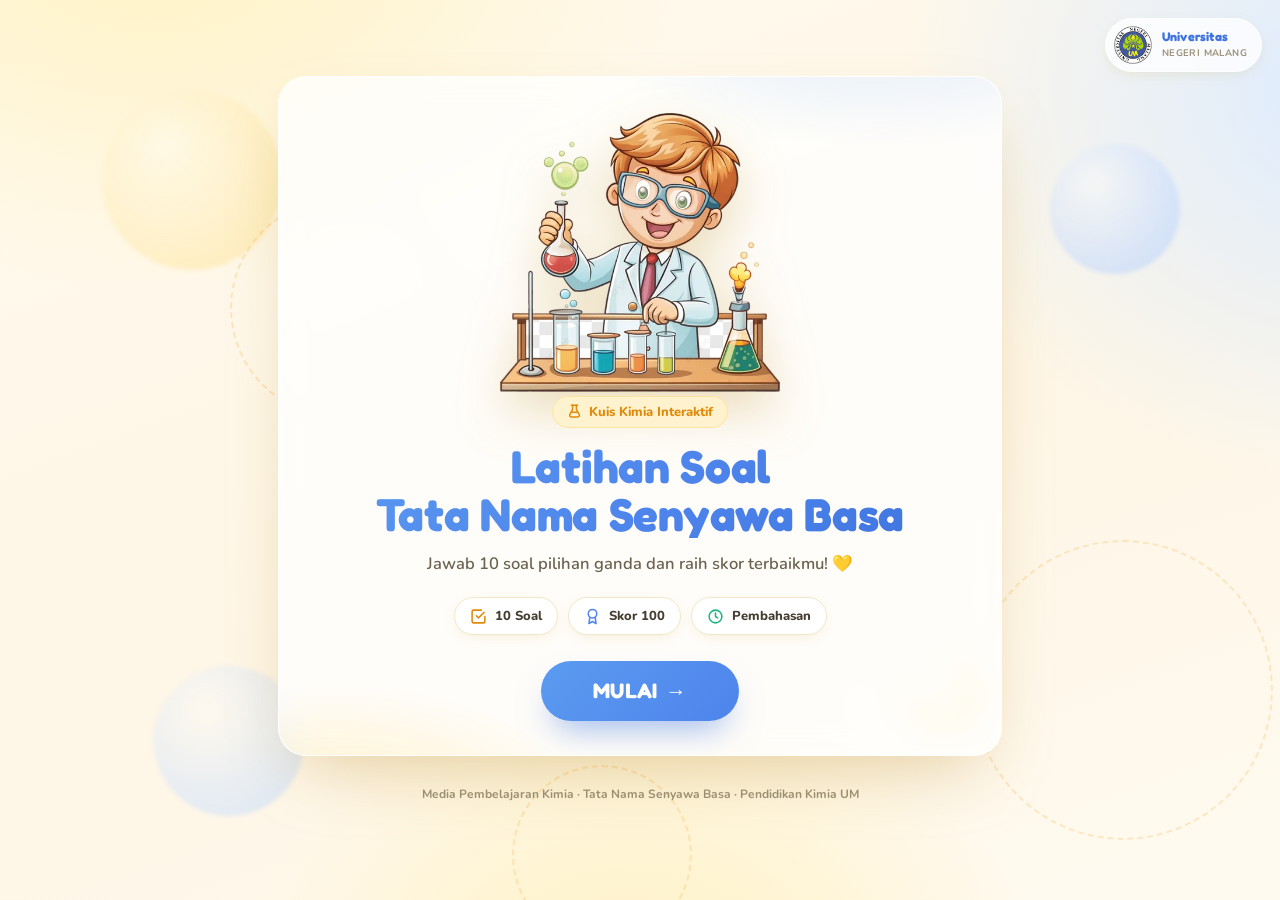
<file: sumber_soal/soal5.html>
<!DOCTYPE html>
<html lang="id">
<head>
<meta charset="UTF-8" />
<meta name="viewport" content="width=device-width, initial-scale=1.0" />
<title>Latihan Soal Tata Nama Senyawa Basa</title>
<link rel="preconnect" href="https://fonts.googleapis.com">
<link rel="preconnect" href="https://fonts.gstatic.com" crossorigin>
<link href="https://fonts.googleapis.com/css2?family=Fredoka:wght@500;600;700&family=Nunito:ital,wght@0,400;0,500;0,600;0,700;0,800;1,600&display=swap" rel="stylesheet">
<style>
:root{
  --yel-50:#fffdf3; --yel-100:#fff8de; --yel-150:#fff2c4; --yel-200:#ffe9a0;
  --yel-300:#ffd866; --gold:#f5a623; --gold-deep:#e08a0b;
  --blue-300:#9cc2f5; --blue-400:#6aa6f0; --blue-500:#4f86ec; --blue-600:#3f74e0;
  --ink:#463f31; --ink-soft:#6b6250; --muted:#9b9179; --line:#f1e7c8;
  --green:#1fb583; --green-soft:#e6faf2; --mint:#d4f5de; --mint-line:#a6e3ba; --mint-ink:#168a5a;
  --red:#ec5b76; --red-soft:#ffeef0; --gray-chip:#ececdf;
  --card:#ffffff; --glass:rgba(255,255,255,.76);
  --shadow-sm:0 4px 16px -6px rgba(190,140,20,.22);
  --shadow-md:0 16px 40px -16px rgba(190,140,20,.30);
  --shadow-lg:0 30px 70px -24px rgba(180,130,20,.38);
  --r-lg:28px; --r-md:20px; --r-sm:14px;
  --grad:linear-gradient(135deg,#5b9bf0 0%,#4f86ec 50%,#3f74e0 100%);
  --grad-warm:linear-gradient(135deg,#ffd64d,#ffc02e,#f5a31f);
}
*{box-sizing:border-box;margin:0;padding:0}
html,body{height:100%}
body{
  font-family:'Nunito',system-ui,sans-serif;color:var(--ink);
  background:
    radial-gradient(900px 600px at 12% -8%, #fff2c2 0%, transparent 60%),
    radial-gradient(820px 700px at 106% 10%, #dcebff 0%, transparent 56%),
    radial-gradient(700px 700px at 50% 120%, #fff0b8 0%, transparent 60%),
    linear-gradient(160deg,#fffaee 0%,#fef6e6 55%,#fffaf0 100%);
  background-attachment:fixed;min-height:100%;-webkit-font-smoothing:antialiased;overflow-x:hidden;
}
.font-display{font-family:'Fredoka',sans-serif}
.formula{font-weight:800;letter-spacing:.2px;white-space:nowrap}
.formula sub{font-size:.68em} .formula sup{font-size:.68em}

.bg-decor{position:fixed;inset:0;pointer-events:none;z-index:0;overflow:hidden}
.blob{position:absolute;border-radius:50%;filter:blur(2px);opacity:.55;animation:floaty linear infinite}
@keyframes floaty{0%{transform:translateY(0) rotate(0)}50%{transform:translateY(-26px) rotate(12deg)}100%{transform:translateY(0) rotate(0)}}
.ring{position:absolute;border:2.5px dashed rgba(245,166,35,.22);border-radius:50%;animation:spin 60s linear infinite}
@keyframes spin{to{transform:rotate(360deg)}}

.app{position:relative;z-index:1;max-width:760px;margin:0 auto;padding:22px 18px 64px;min-height:100vh}

.brand{position:absolute;top:18px;right:18px;z-index:5;display:flex;align-items:center;gap:10px;
  background:var(--glass);backdrop-filter:blur(8px);border:1px solid rgba(255,255,255,.7);
  padding:7px 14px 7px 8px;border-radius:40px;box-shadow:var(--shadow-sm)}
.brand .emblem{width:38px;height:38px;flex:0 0 38px}
.brand .txt{line-height:1.05}
.brand .txt b{font-family:'Fredoka';font-size:12.5px;color:var(--blue-600);letter-spacing:.2px;display:block}
.brand .txt span{font-size:9.5px;color:var(--muted);font-weight:700;letter-spacing:.4px}
@media(max-width:520px){.brand .txt{display:none}.brand{padding:6px}}

.screen{display:none;animation:fadeUp .55s cubic-bezier(.2,.8,.2,1)}
.screen.active{display:block}
@keyframes fadeUp{from{opacity:0;transform:translateY(18px)}to{opacity:1;transform:none}}

/* START */
.hero{margin-top:54px;text-align:center}
.hero-card{position:relative;background:var(--glass);backdrop-filter:blur(12px);
  border:1px solid rgba(255,255,255,.85);border-radius:var(--r-lg);padding:36px 30px 34px;box-shadow:var(--shadow-lg);overflow:hidden}
.hero-card::before{content:"";position:absolute;inset:0;background:
  radial-gradient(420px 200px at 82% -10%,rgba(106,166,240,.22),transparent 70%),
  radial-gradient(380px 220px at 8% 112%,rgba(255,200,60,.30),transparent 70%);}
.hero-mascot{position:relative;width:min(280px,76%);margin:0 auto 4px;display:block;
  filter:drop-shadow(0 20px 24px rgba(180,130,20,.26));animation:bob 4.6s ease-in-out infinite}
@keyframes bob{0%,100%{transform:translateY(0) rotate(-1deg)}50%{transform:translateY(-12px) rotate(1.2deg)}}
.eyebrow{position:relative;display:inline-flex;align-items:center;gap:7px;font-weight:800;font-size:13px;
  color:var(--gold-deep);background:#fff3cf;border:1px solid #ffe49c;padding:6px 14px;border-radius:30px;margin-bottom:14px}
.hero h1{position:relative;font-family:'Fredoka';font-weight:700;line-height:1.05;
  font-size:clamp(28px,7vw,46px);letter-spacing:-.3px;
  background:var(--grad);-webkit-background-clip:text;background-clip:text;color:transparent}
.hero .sub{position:relative;margin:14px auto 0;max-width:440px;color:var(--ink-soft);font-size:clamp(14px,3.6vw,16.5px);font-weight:600}
.meta-row{position:relative;display:flex;gap:10px;justify-content:center;flex-wrap:wrap;margin-top:22px}
.meta-pill{display:inline-flex;align-items:center;gap:8px;background:#fff;border:1px solid var(--line);
  border-radius:30px;padding:9px 15px;font-size:13px;font-weight:800;color:var(--ink);box-shadow:var(--shadow-sm)}
.meta-pill svg{width:17px;height:17px}

.btn{font-family:'Nunito';cursor:pointer;border:none;font-weight:800;letter-spacing:.3px;
  transition:transform .18s cubic-bezier(.2,.8,.2,1),box-shadow .25s,background .25s,opacity .2s;user-select:none}
.btn:active{transform:scale(.96)}
.btn-start{position:relative;margin-top:26px;font-family:'Fredoka';font-size:21px;color:#fff;
  background:var(--grad);background-size:180% 180%;padding:17px 52px;border-radius:40px;
  box-shadow:0 18px 34px -12px rgba(63,116,224,.55);animation:gshift 6s ease infinite}
@keyframes gshift{0%,100%{background-position:0% 50%}50%{background-position:100% 50%}}
.btn-start:hover{transform:translateY(-3px) scale(1.03);box-shadow:0 26px 44px -12px rgba(63,116,224,.7)}
.btn-start .arrow{display:inline-block;margin-left:8px;transition:transform .25s}
.btn-start:hover .arrow{transform:translateX(5px)}

/* TOP BAR */
.topbar{background:var(--glass);backdrop-filter:blur(10px);border:1px solid rgba(255,255,255,.8);
  border-radius:var(--r-md);padding:16px 18px;box-shadow:var(--shadow-sm);margin-bottom:16px}
.tb-head{display:flex;align-items:center;justify-content:space-between;gap:12px;margin-bottom:12px}
.tb-num{font-family:'Fredoka';font-weight:600;font-size:15px;color:var(--ink)}
.tb-num b{color:var(--gold-deep)}
.tb-score{display:flex;align-items:center;gap:8px;background:#fff;border:1px solid var(--line);
  border-radius:30px;padding:6px 14px;font-weight:800;font-size:14px;color:var(--gold-deep);box-shadow:var(--shadow-sm)}
.tb-score svg{width:16px;height:16px}
.tb-score .pop{display:inline-block;transition:transform .3s}
.tb-score.bump .pop{transform:scale(1.4)}
.progress{height:11px;background:#f1e7c4;border-radius:20px;overflow:hidden}
.progress>i{display:block;height:100%;width:0;border-radius:20px;background:var(--grad-warm);transition:width .6s cubic-bezier(.2,.8,.2,1)}
.nav-nums{display:flex;flex-wrap:wrap;gap:8px;margin-top:14px}
.nav-nums button{width:34px;height:34px;border-radius:11px;border:1.5px solid var(--line);background:var(--gray-chip);
  color:var(--ink-soft);font-weight:800;font-size:13.5px;cursor:pointer;font-family:'Nunito';
  transition:transform .15s,background .2s,color .2s,box-shadow .2s;position:relative}
.nav-nums button:hover{transform:translateY(-2px)}
.nav-nums button.answered{background:var(--grad-warm);color:#7a4d00;border-color:transparent;box-shadow:var(--shadow-sm)}
.nav-nums button.active{background:var(--mint);color:var(--mint-ink);border-color:var(--mint-line);box-shadow:0 6px 14px -6px rgba(31,181,131,.5)}
.nav-nums button.answered.active{background:var(--mint);color:var(--mint-ink)}
.nav-nums button.answered::after{content:"";position:absolute;top:-3px;right:-3px;width:11px;height:11px;background:var(--green);border:2px solid #fff;border-radius:50%}

/* QUESTION CARD */
.qcard{background:var(--card);border:1px solid var(--line);border-radius:var(--r-lg);padding:24px 22px;box-shadow:var(--shadow-md);position:relative}
.qbadge{display:inline-flex;align-items:center;gap:7px;background:#fff3cf;color:var(--gold-deep);font-weight:800;font-size:12px;padding:5px 12px;border-radius:20px;margin-bottom:12px}
.qtext{font-size:clamp(16px,4.4vw,19px);font-weight:700;line-height:1.5;color:var(--ink)}
.qtext .formula{color:var(--blue-600)}

.options{margin-top:18px;display:flex;flex-direction:column;gap:11px}
.opt{display:flex;align-items:center;gap:14px;width:100%;text-align:left;cursor:pointer;
  background:#fffae8;border:1.8px solid #f4ead0;border-radius:var(--r-sm);padding:14px 16px;
  font-family:'Nunito';font-size:15px;font-weight:700;color:var(--ink);
  transition:transform .14s cubic-bezier(.2,.8,.2,1),background .2s,border-color .2s,box-shadow .2s}
.opt:hover:not(.locked){transform:translateX(4px);border-color:var(--yel-300);box-shadow:var(--shadow-sm)}
.opt .lett{flex:0 0 34px;width:34px;height:34px;border-radius:50%;display:grid;place-items:center;
  font-family:'Fredoka';font-weight:600;font-size:16px;background:#fff;color:var(--gold-deep);border:1.8px solid #ffe49c;transition:all .2s}
.opt .otxt{flex:1}
.opt.selected{background:linear-gradient(135deg,#fff1bd,#ffe79e);border-color:var(--gold);box-shadow:0 10px 24px -12px rgba(245,166,35,.55);animation:pickpop .32s}
.opt.selected .lett{background:var(--grad-warm);color:#6b4400;border-color:transparent}
@keyframes pickpop{0%{transform:scale(1)}40%{transform:scale(1.025)}100%{transform:scale(1)}}
.opt.locked{cursor:default}
.opt.correct{background:var(--green-soft);border-color:var(--green)}
.opt.correct .lett{background:var(--green);color:#fff;border-color:transparent}
.opt.wrong{background:var(--red-soft);border-color:var(--red)}
.opt.wrong .lett{background:var(--red);color:#fff;border-color:transparent}
.opt .mark{margin-left:auto;width:22px;height:22px;flex:0 0 22px;display:none}
.opt.correct .mark,.opt.wrong .mark{display:block}

.feedback{display:none;margin-top:18px;border-radius:var(--r-md);padding:16px 18px;align-items:center;gap:13px;animation:fbpop .45s cubic-bezier(.2,.9,.2,1)}
.feedback.show{display:flex}
@keyframes fbpop{from{opacity:0;transform:scale(.94)}to{opacity:1;transform:none}}
.feedback.ok{background:var(--green-soft);border:1.5px solid #b7eed8}
.feedback.no{background:var(--red-soft);border:1.5px solid #ffd2da}
.fb-icon{width:46px;height:46px;flex:0 0 46px;border-radius:50%;display:grid;place-items:center;animation:bouncein .6s}
.feedback.ok .fb-icon{background:var(--green)} .feedback.no .fb-icon{background:var(--red)}
.fb-icon svg{width:26px;height:26px}
@keyframes bouncein{0%{transform:scale(0)}55%{transform:scale(1.25)}100%{transform:scale(1)}}
.fb-txt b{font-family:'Fredoka';font-size:18px;display:block;line-height:1.1}
.feedback.ok .fb-txt b{color:#0e8d65} .feedback.no .fb-txt b{color:#c83a55}
.fb-txt span{font-size:13.5px;font-weight:700;color:var(--ink-soft)}
.fb-txt span em{font-style:normal;font-weight:800;color:var(--gold-deep)}

.exp-toggle{display:none;margin-top:14px}
.exp-toggle.show{display:block}
.btn-exp{display:inline-flex;align-items:center;gap:8px;background:#fff3cf;color:var(--gold-deep);
  border:1.5px solid #ffe49c;border-radius:30px;padding:11px 18px;font-weight:800;font-size:14px;cursor:pointer;transition:transform .15s,background .2s}
.btn-exp:hover{transform:translateY(-2px);background:#ffedb8}
.btn-exp svg{width:18px;height:18px}
.exp-body{overflow:hidden;max-height:0;transition:max-height .45s cubic-bezier(.2,.8,.2,1)}
.exp-body.open{max-height:560px;margin-top:14px}
.exp-card{background:linear-gradient(135deg,#fff6dd,#fffaf0);border:1.5px solid #f4e6bd;border-radius:var(--r-md);padding:18px}
.exp-card h4{display:flex;align-items:center;gap:9px;font-family:'Fredoka';font-size:16px;color:var(--gold-deep);margin-bottom:9px}
.exp-card h4 svg{width:20px;height:20px}
.exp-card p{font-size:14.5px;line-height:1.65;color:var(--ink-soft);font-weight:600}
.exp-card p .formula{color:var(--blue-600)}
.keybox{margin-top:13px;display:flex;gap:10px;align-items:flex-start;background:#fff;border:1.5px dashed var(--gold);border-radius:var(--r-sm);padding:12px 14px}
.keybox .kicon{flex:0 0 26px;width:26px;height:26px;border-radius:50%;background:var(--yel-300);display:grid;place-items:center}
.keybox .kicon svg{width:15px;height:15px}
.keybox div b{font-size:12px;text-transform:uppercase;letter-spacing:.5px;color:var(--gold-deep);display:block;margin-bottom:1px}
.keybox div span{font-size:13.5px;font-weight:700;color:var(--ink)}
.keybox div span .formula{color:var(--blue-600)}

.actions{margin-top:20px;display:flex;align-items:center;gap:11px}
.btn-submit{flex:1;font-family:'Fredoka';font-size:18px;color:#fff;background:var(--grad);padding:15px;border-radius:var(--r-sm);box-shadow:0 14px 28px -12px rgba(63,116,224,.55)}
.btn-submit:hover:not(:disabled){transform:translateY(-2px)}
.btn-submit:disabled{opacity:.45;cursor:not-allowed;box-shadow:none}
.btn-nav{width:52px;height:52px;flex:0 0 52px;border-radius:var(--r-sm);background:#fff;border:1.8px solid var(--line);color:var(--blue-600);display:grid;place-items:center;cursor:pointer;transition:transform .15s,background .2s}
.btn-nav:hover:not(:disabled){transform:translateY(-2px);background:#fffae8}
.btn-nav:disabled{opacity:.35;cursor:not-allowed}
.btn-nav svg{width:22px;height:22px}

.finish-wrap{margin-top:16px;display:none}
.finish-wrap.show{display:block;animation:fadeUp .4s}
.btn-finish{width:100%;font-family:'Fredoka';font-size:18px;color:#fff;background:linear-gradient(135deg,#1fb583,#19a59a);padding:16px;border-radius:var(--r-sm);box-shadow:0 16px 30px -12px rgba(25,165,140,.55);display:flex;align-items:center;justify-content:center;gap:10px}
.btn-finish:hover{transform:translateY(-2px)}
.btn-finish svg{width:22px;height:22px}

/* RESULT */
.result-card{position:relative;background:var(--glass);backdrop-filter:blur(12px);border:1px solid rgba(255,255,255,.85);border-radius:var(--r-lg);padding:30px 26px;box-shadow:var(--shadow-lg);text-align:center;overflow:hidden}
.res-mascot{width:118px;margin:0 auto 4px;display:block;filter:drop-shadow(0 12px 16px rgba(180,130,20,.26));animation:bob 4.6s ease-in-out infinite}
.res-title{font-family:'Fredoka';font-size:clamp(22px,5.6vw,30px);color:var(--blue-600);margin-bottom:4px}
.dial{position:relative;width:200px;height:200px;margin:14px auto 8px}
.dial svg{transform:rotate(-90deg)}
.dial .track{fill:none;stroke:#f1e7c4;stroke-width:16}
.dial .bar{fill:none;stroke:url(#g1);stroke-width:16;stroke-linecap:round;stroke-dasharray:534;stroke-dashoffset:534;transition:stroke-dashoffset 1.4s cubic-bezier(.2,.8,.2,1)}
.dial .center{position:absolute;inset:0;display:grid;place-content:center}
.dial .center .big{font-family:'Fredoka';font-size:46px;line-height:1;color:var(--ink)}
.dial .center .of{font-size:14px;font-weight:800;color:var(--muted)}
.res-msg{font-size:clamp(15px,4vw,18px);font-weight:800;color:var(--ink);margin:6px auto 4px;max-width:420px}
.res-stats{display:flex;justify-content:center;gap:10px;flex-wrap:wrap;margin-top:14px}
.stat{background:#fff;border:1px solid var(--line);border-radius:var(--r-sm);padding:11px 18px;min-width:92px;box-shadow:var(--shadow-sm)}
.stat b{font-family:'Fredoka';font-size:24px;display:block;line-height:1}
.stat.c b{color:var(--green)} .stat.w b{color:var(--red)} .stat.s b{color:var(--gold-deep)}
.stat span{font-size:11.5px;font-weight:800;color:var(--muted);text-transform:uppercase;letter-spacing:.4px}

.recap{margin-top:22px}
.recap h3{font-family:'Fredoka';font-size:20px;color:var(--ink);margin-bottom:13px;display:flex;align-items:center;gap:9px}
.recap h3 svg{width:22px;height:22px}
.acc{background:var(--card);border:1px solid var(--line);border-radius:var(--r-md);margin-bottom:11px;overflow:hidden;box-shadow:var(--shadow-sm)}
.acc-head{display:flex;align-items:center;gap:12px;padding:14px 16px;cursor:pointer;user-select:none;transition:background .2s}
.acc-head:hover{background:#fffaee}
.acc-stat{flex:0 0 30px;width:30px;height:30px;border-radius:50%;display:grid;place-items:center}
.acc-stat svg{width:17px;height:17px}
.acc-stat.c{background:var(--green-soft)} .acc-stat.w{background:var(--red-soft)}
.acc-q{flex:1;font-weight:800;font-size:14px;color:var(--ink);line-height:1.4}
.acc-q small{display:block;color:var(--muted);font-weight:800;font-size:11.5px;margin-bottom:2px}
.acc-chev{flex:0 0 20px;transition:transform .3s;color:var(--muted)}
.acc.open .acc-chev{transform:rotate(180deg)}
.acc-body{max-height:0;overflow:hidden;transition:max-height .45s cubic-bezier(.2,.8,.2,1)}
.acc.open .acc-body{max-height:660px}
.acc-inner{padding:2px 16px 18px;border-top:1px solid var(--line)}
.ans-line{display:flex;gap:9px;align-items:center;margin-top:12px;font-size:13.5px;font-weight:700}
.ans-line .tag{font-size:11px;font-weight:800;text-transform:uppercase;letter-spacing:.4px;color:var(--muted);flex:0 0 96px}
.ans-line .val{padding:5px 11px;border-radius:9px;font-weight:800}
.val.yc{background:var(--green-soft);color:#0e8d65} .val.yw{background:var(--red-soft);color:#c83a55}
.val.right{background:#fff3cf;color:var(--gold-deep)}
.acc-exp{margin-top:13px;background:linear-gradient(135deg,#fff6dd,#fffaf0);border:1.5px solid #f4e6bd;border-radius:var(--r-sm);padding:14px;font-size:13.8px;line-height:1.62;color:var(--ink-soft);font-weight:600}
.acc-exp .formula{color:var(--blue-600)}

.btn-restart{margin:24px auto 0;display:flex;align-items:center;gap:9px;font-family:'Fredoka';font-size:17px;color:var(--blue-600);background:#fff;border:1.8px solid var(--blue-300);border-radius:40px;padding:13px 30px;cursor:pointer;transition:transform .15s,background .2s;box-shadow:var(--shadow-sm)}
.btn-restart:hover{transform:translateY(-2px);background:#f3f8ff}
.btn-restart svg{width:19px;height:19px}

.footer{text-align:center;margin-top:30px;font-size:12px;color:var(--muted);font-weight:700}
#confetti{position:fixed;inset:0;pointer-events:none;z-index:50;display:none}
</style>
</head>
<body>
<div class="bg-decor" id="decor"></div>

<div class="brand" title="Universitas Negeri Malang">
  <img class="emblem" src="[data-uri]" alt="Logo Universitas Negeri Malang" style="object-fit:contain" />
  <div class="txt"><b>Universitas</b><span>NEGERI MALANG</span></div>
</div>

<main class="app">

  <!-- START -->
  <section class="screen active" id="screen-start">
    <div class="hero">
      <div class="hero-card">
        <img class="hero-mascot" src="[data-uri]" alt="Maskot ilmuwan cilik" />
        <span class="eyebrow">
          <svg viewBox="0 0 24 24" width="15" height="15" fill="none" stroke="#e08a0b" stroke-width="2.4" stroke-linecap="round" stroke-linejoin="round"><path d="M9 2v6.5L4.5 17a2.5 2.5 0 0 0 2.2 3.7h10.6A2.5 2.5 0 0 0 19.5 17L15 8.5V2"/><path d="M7 2h10M8.5 13h7"/></svg>
          Kuis Kimia Interaktif
        </span>
        <h1 class="font-display">Latihan Soal<br>Tata Nama Senyawa Basa</h1>
        <p class="sub">Jawab 10 soal pilihan ganda dan raih skor terbaikmu! 💛</p>
        <div class="meta-row">
          <span class="meta-pill"><svg viewBox="0 0 24 24" fill="none" stroke="#e08a0b" stroke-width="2.2" stroke-linecap="round" stroke-linejoin="round"><path d="M9 11l3 3 8-8"/><path d="M21 12v7a2 2 0 0 1-2 2H5a2 2 0 0 1-2-2V5a2 2 0 0 1 2-2h11"/></svg>10 Soal</span>
          <span class="meta-pill"><svg viewBox="0 0 24 24" fill="none" stroke="#4f86ec" stroke-width="2.2" stroke-linecap="round" stroke-linejoin="round"><circle cx="12" cy="8" r="6"/><path d="M8.2 13.5L7 22l5-3 5 3-1.2-8.5"/></svg>Skor 100</span>
          <span class="meta-pill"><svg viewBox="0 0 24 24" fill="none" stroke="#1fb583" stroke-width="2.2" stroke-linecap="round" stroke-linejoin="round"><circle cx="12" cy="12" r="9"/><path d="M12 7v5l3 2"/></svg>Pembahasan</span>
        </div>
        <button class="btn btn-start" id="btnStart">MULAI<span class="arrow">→</span></button>
      </div>
    </div>
  </section>

  <!-- QUIZ -->
  <section class="screen" id="screen-quiz">
    <div class="topbar">
      <div class="tb-head">
        <div class="tb-num">Soal <b id="curNum">1</b> dari 10</div>
        <div class="tb-score" id="scoreChip">
          <svg viewBox="0 0 24 24" fill="none" stroke="#e08a0b" stroke-width="2.2" stroke-linecap="round" stroke-linejoin="round"><circle cx="12" cy="8" r="6"/><path d="M8.2 13.5L7 22l5-3 5 3-1.2-8.5"/></svg>
          Skor: <span class="pop" id="scoreVal">0</span>
        </div>
      </div>
      <div class="progress"><i id="progBar"></i></div>
      <div class="nav-nums" id="navNums"></div>
    </div>

    <div class="qcard">
      <div class="qbadge" id="qBadge">PERTANYAAN 1</div>
      <div class="qtext" id="qText"></div>
      <div class="options" id="options"></div>

      <div class="feedback" id="feedback">
        <div class="fb-icon" id="fbIcon"></div>
        <div class="fb-txt"><b id="fbTitle"></b><span id="fbSub"></span></div>
      </div>

      <div class="exp-toggle" id="expToggle">
        <button class="btn-exp" id="btnExp">
          <svg viewBox="0 0 24 24" fill="none" stroke="#e08a0b" stroke-width="2.2" stroke-linecap="round" stroke-linejoin="round"><path d="M2 6.5A2.5 2.5 0 0 1 4.5 4H10a2 2 0 0 1 2 2 2 2 0 0 1 2-2h5.5A2.5 2.5 0 0 1 22 6.5V18a2 2 0 0 1-2 2h-6a2 2 0 0 0-2 2 2 2 0 0 0-2-2H4a2 2 0 0 1-2-2Z"/><path d="M12 6v16"/></svg>
          Lihat Pembahasan
        </button>
        <div class="exp-body" id="expBody"></div>
      </div>

      <div class="actions">
        <button class="btn-nav" id="btnBack" title="Sebelumnya">
          <svg viewBox="0 0 24 24" fill="none" stroke="currentColor" stroke-width="2.4" stroke-linecap="round" stroke-linejoin="round"><path d="M15 18l-6-6 6-6"/></svg>
        </button>
        <button class="btn btn-submit" id="btnSubmit" disabled>SUBMIT</button>
        <button class="btn-nav" id="btnNext" title="Berikutnya">
          <svg viewBox="0 0 24 24" fill="none" stroke="currentColor" stroke-width="2.4" stroke-linecap="round" stroke-linejoin="round"><path d="M9 18l6-6-6-6"/></svg>
        </button>
      </div>

      <div class="finish-wrap" id="finishWrap">
        <button class="btn btn-finish" id="btnFinish">
          <svg viewBox="0 0 24 24" fill="none" stroke="#fff" stroke-width="2.4" stroke-linecap="round" stroke-linejoin="round"><path d="M5 12l5 5L20 7"/></svg>
          Lihat Hasil Akhir
        </button>
      </div>
    </div>
  </section>

  <!-- RESULT -->
  <section class="screen" id="screen-result">
    <div class="result-card">
      <img class="res-mascot" src="[data-uri]" alt="Maskot" />
      <div class="res-title font-display">Skor Akhir Kamu</div>
      <div class="dial">
        <svg width="200" height="200" viewBox="0 0 200 200">
          <defs><linearGradient id="g1" x1="0" y1="0" x2="1" y2="1"><stop offset="0" stop-color="#5b9bf0"/><stop offset="1" stop-color="#f5a623"/></linearGradient></defs>
          <circle class="track" cx="100" cy="100" r="85"/>
          <circle class="bar" id="dialBar" cx="100" cy="100" r="85"/>
        </svg>
        <div class="center"><span class="big" id="resScore">0</span><span class="of">/ 100</span></div>
      </div>
      <p class="res-msg" id="resMsg"></p>
      <div class="res-stats">
        <div class="stat c"><b id="resCorrect">0</b><span>Benar</span></div>
        <div class="stat w"><b id="resWrong">0</b><span>Salah</span></div>
        <div class="stat s"><b id="resPct">0%</b><span>Akurasi</span></div>
      </div>
    </div>

    <div class="recap">
      <h3 class="font-display"><svg viewBox="0 0 24 24" fill="none" stroke="#e08a0b" stroke-width="2.2" stroke-linecap="round" stroke-linejoin="round"><path d="M4 6h16M4 12h16M4 18h10"/></svg>Rekap Jawaban</h3>
      <div id="recapList"></div>
    </div>

    <button class="btn-restart" id="btnRestart">
      <svg viewBox="0 0 24 24" fill="none" stroke="currentColor" stroke-width="2.3" stroke-linecap="round" stroke-linejoin="round"><path d="M3 12a9 9 0 1 0 3-6.7L3 8"/><path d="M3 3v5h5"/></svg>
      Ulangi Kuis
    </button>
  </section>

  <p class="footer">Media Pembelajaran Kimia · Tata Nama Senyawa Basa · Pendidikan Kimia UM</p>
</main>

<canvas id="confetti"></canvas>

<script>
const QUIZ = [
 {
  q:'Nama senyawa dari rumus kimia <span class="formula">LiOH</span> adalah…',
  opt:['Litium oksida','Litium hidroksida','Litium hidrida','Litium peroksida','Litium karbonat'],
  c:1,
  exp:'<span class="formula">LiOH</span> tersusun dari kation logam litium (<span class="formula">Li<sup>+</sup></span>) dan anion hidroksida (<span class="formula">OH<sup>−</sup></span>). Keberadaan ion <span class="formula">OH<sup>−</sup></span> menunjukkan senyawa ini bersifat <b>basa</b>. Litium adalah logam golongan IA dengan muatan tetap +1, sehingga cukup disebut "litium". Penamaan basa: sebut nama logam dulu, lalu nama anionnya → <b>litium hidroksida</b>.',
  key:'Logam + <span class="formula">OH<sup>−</sup></span> → "(nama logam) hidroksida".'
 },
 {
  q:'Senyawa dengan rumus kimia <span class="formula">KOH</span> memiliki nama…',
  opt:['Kalium oksida','Kalium klorida','Kalium hidroksida','Kalium karbonat','Kalium nitrat'],
  c:2,
  exp:'<span class="formula">KOH</span> tersusun dari kation kalium (<span class="formula">K<sup>+</sup></span>) dan anion hidroksida (<span class="formula">OH<sup>−</sup></span>), sehingga bersifat basa. Kalium adalah logam golongan IA bermuatan tetap +1, cukup disebut "kalium". Maka namanya <b>kalium hidroksida</b>.',
  key:'Logam gol IA (muatan +1) + <span class="formula">OH<sup>−</sup></span> → kalium hidroksida.'
 },
 {
  q:'Nama yang tepat untuk senyawa <span class="formula">Ca(OH)<sub>2</sub></span> adalah…',
  opt:['Kalsium hidroksida','Kalium oksida','Kalsium peroksida','Kalium karbonat','Kalsium bikarbonat'],
  c:0,
  exp:'<span class="formula">Ca(OH)<sub>2</sub></span> tersusun dari kation kalsium (<span class="formula">Ca<sup>2+</sup></span>) dan anion hidroksida (<span class="formula">OH<sup>−</sup></span>). Kalsium adalah logam golongan IIA bermuatan tetap +2, sehingga dibutuhkan dua ion <span class="formula">OH<sup>−</sup></span> agar netral. Penamaannya cukup nama logam diikuti nama anion → <b>kalsium hidroksida</b>.',
  key:'<span class="formula">Ca<sup>2+</sup></span> (gol IIA) butuh 2 <span class="formula">OH<sup>−</sup></span> → <span class="formula">Ca(OH)<sub>2</sub></span>.'
 },
 {
  q:'Nama senyawa dari rumus kimia <span class="formula">Al(OH)<sub>3</sub></span> adalah…',
  opt:['Aluminium oksida','Aluminium sulfat','Aluminium karbonat','Aluminium hidroksida','Aluminium nitrat'],
  c:3,
  exp:'<span class="formula">Al(OH)<sub>3</sub></span> tersusun dari kation aluminium (<span class="formula">Al<sup>3+</sup></span>) dan anion hidroksida (<span class="formula">OH<sup>−</sup></span>), sehingga bersifat basa. Aluminium (golongan IIIA) bermuatan tetap +3, maka satu <span class="formula">Al<sup>3+</sup></span> butuh tiga <span class="formula">OH<sup>−</sup></span> karena (+3) + 3(−1) = 0 → <b>aluminium hidroksida</b>.',
  key:'<span class="formula">Al<sup>3+</sup></span> + 3 <span class="formula">OH<sup>−</sup></span> → <span class="formula">Al(OH)<sub>3</sub></span> (netral).'
 },
 {
  q:'Senyawa kalium hidroksida (<span class="formula">KOH</span>) termasuk senyawa basa karena…',
  opt:['Menghasilkan ion H<sup>+</sup> dalam air','Tersusun dari dua unsur nonlogam','Menghasilkan ion hidroksida (OH<sup>−</sup>) saat dilarutkan dalam air','Memiliki rasa asam','Tidak dapat terionisasi dalam air'],
  c:2,
  exp:'Kalium hidroksida (<span class="formula">KOH</span>) tersusun dari kation kalium (<span class="formula">K<sup>+</sup></span>) dan anion hidroksida (<span class="formula">OH<sup>−</sup></span>). Menurut teori Arrhenius, basa adalah zat yang menghasilkan ion <span class="formula">OH<sup>−</sup></span> ketika dilarutkan dalam air. Karena itu KOH bersifat basa.',
  key:'Basa Arrhenius = zat penghasil <span class="formula">OH<sup>−</sup></span> dalam air.'
 },
 {
  q:'Rumus kimia yang tepat untuk <b>magnesium hidroksida</b> adalah…',
  opt:['MgOH','Mg(OH)<sub>2</sub>','Mg<sub>2</sub>OH','MgO','Mg<sub>2</sub>(OH)<sub>3</sub>'],
  optFormula:true,
  c:1,
  exp:'Magnesium hidroksida tersusun dari kation magnesium (<span class="formula">Mg<sup>2+</sup></span>) dan anion hidroksida (<span class="formula">OH<sup>−</sup></span>). Karena <span class="formula">Mg<sup>2+</sup></span> bermuatan +2, diperlukan dua ion <span class="formula">OH<sup>−</sup></span> (−1) agar senyawa netral. Maka rumusnya <span class="formula">Mg(OH)<sub>2</sub></span>.',
  key:'<span class="formula">Mg<sup>2+</sup></span> butuh 2 <span class="formula">OH<sup>−</sup></span> → <span class="formula">Mg(OH)<sub>2</sub></span>.'
 },
 {
  q:'<b>Barium hidroksida</b> memiliki rumus kimia…',
  opt:['BaOH','BaO','Ba(OH)<sub>2</sub>','Ba<sub>2</sub>OH','BaOH<sub>2</sub>'],
  optFormula:true,
  c:2,
  exp:'Barium hidroksida terbentuk dari kation barium (<span class="formula">Ba<sup>2+</sup></span>) dan anion hidroksida (<span class="formula">OH<sup>−</sup></span>). Ion barium bermuatan +2 dan hidroksida −1, sehingga diperlukan dua <span class="formula">OH<sup>−</sup></span> untuk setiap satu <span class="formula">Ba<sup>2+</sup></span> → <span class="formula">Ba(OH)<sub>2</sub></span>.',
  key:'Ion gol IIA (<span class="formula">Ba<sup>2+</sup></span>) → <span class="formula">(OH)<sub>2</sub></span>.'
 },
 {
  q:'Rumus kimia dari senyawa <b>stronsium hidroksida</b> adalah…',
  opt:['SrOH','Sr(OH)<sub>2</sub>','Sr(OH)<sub>3</sub>','SrO','Sr<sub>2</sub>(OH)<sub>3</sub>'],
  optFormula:true,
  c:1,
  exp:'Stronsium hidroksida tersusun dari ion stronsium (<span class="formula">Sr<sup>2+</sup></span>) dan ion hidroksida (<span class="formula">OH<sup>−</sup></span>). Agar senyawa ion netral, muatan positif dan negatif harus seimbang: <span class="formula">Sr<sup>2+</sup></span> (+2) memerlukan dua <span class="formula">OH<sup>−</sup></span> (masing-masing −1) → <span class="formula">Sr(OH)<sub>2</sub></span>.',
  key:'<span class="formula">Sr<sup>2+</sup></span> (gol IIA) + 2 <span class="formula">OH<sup>−</sup></span> → <span class="formula">Sr(OH)<sub>2</sub></span>.'
 },
 {
  q:'Senyawa <b>timbal(II) hidroksida</b> memiliki rumus kimia…',
  opt:['PbOH','Pb(OH)<sub>3</sub>','PbO','Pb<sub>2</sub>(OH)<sub>2</sub>','Pb(OH)<sub>2</sub>'],
  optFormula:true,
  c:4,
  exp:'<span class="formula">Pb(OH)<sub>2</sub></span> terbentuk dari ion timbal(II) (<span class="formula">Pb<sup>2+</sup></span>) dan ion hidroksida (<span class="formula">OH<sup>−</sup></span>). Angka Romawi (II) menunjukkan muatan ion timbal adalah +2, sehingga diperlukan dua <span class="formula">OH<sup>−</sup></span> untuk menetralkannya → <span class="formula">Pb(OH)<sub>2</sub></span>.',
  key:'Angka Romawi (II) = muatan +2 → butuh 2 <span class="formula">OH<sup>−</sup></span>.'
 },
 {
  q:'Natrium hidroksida (<span class="formula">NaOH</span>) memiliki karakteristik sebagai senyawa basa karena…',
  opt:['Menghasilkan ion H<sup>+</sup> dalam air','Memiliki rasa asam','Menghasilkan ion hidroksida (OH<sup>−</sup>) saat dilarutkan dalam air','Tersusun dari dua unsur nonlogam','Tidak membentuk ion dalam air'],
  c:2,
  exp:'Natrium hidroksida (<span class="formula">NaOH</span>) tersusun dari kation natrium (<span class="formula">Na<sup>+</sup></span>) dan anion hidroksida (<span class="formula">OH<sup>−</sup></span>). Saat dilarutkan dalam air, senyawa ini menghasilkan ion <span class="formula">OH<sup>−</sup></span> sehingga menunjukkan sifat basa menurut teori Arrhenius.',
  key:'<span class="formula">NaOH</span> → <span class="formula">Na<sup>+</sup></span> + <span class="formula">OH<sup>−</sup></span>; penghasil <span class="formula">OH<sup>−</sup></span> = ciri basa.'
 }
];
const LETT=['A','B','C','D','E'];

let cur=0;
let state=QUIZ.map(()=>({sel:null,sub:false}));
const $=id=>document.getElementById(id);
const score=()=>state.reduce((s,a,i)=>s+(a.sub&&a.sel===QUIZ[i].c?10:0),0);
const answered=()=>state.filter(a=>a.sub).length;

const CHECK='<svg viewBox="0 0 24 24" fill="none" stroke="#fff" stroke-width="3" stroke-linecap="round" stroke-linejoin="round"><path d="M4 12l5 5L20 6"/></svg>';
const CROSS='<svg viewBox="0 0 24 24" fill="none" stroke="#fff" stroke-width="3" stroke-linecap="round" stroke-linejoin="round"><path d="M6 6l12 12M18 6L6 18"/></svg>';
const MK_OK='<svg class="mark" viewBox="0 0 24 24" fill="none" stroke="#1fb583" stroke-width="3" stroke-linecap="round" stroke-linejoin="round"><path d="M4 12l5 5L20 6"/></svg>';
const MK_NO='<svg class="mark" viewBox="0 0 24 24" fill="none" stroke="#ec5b76" stroke-width="3" stroke-linecap="round" stroke-linejoin="round"><path d="M6 6l12 12M18 6L6 18"/></svg>';

function buildNav(){
  const n=$('navNums'); n.innerHTML='';
  QUIZ.forEach((_,i)=>{ const b=document.createElement('button'); b.textContent=i+1; b.onclick=()=>{cur=i;render();}; n.appendChild(b); });
}
function refreshNav(){
  [...$('navNums').children].forEach((b,i)=>{ b.className=''; if(state[i].sub)b.classList.add('answered'); if(i===cur)b.classList.add('active'); });
}
function render(){
  const Q=QUIZ[cur], S=state[cur];
  $('curNum').textContent=cur+1;
  $('qBadge').textContent='PERTANYAAN '+(cur+1);
  $('qText').innerHTML=Q.q;
  const wrap=$('options'); wrap.innerHTML='';
  Q.opt.forEach((txt,i)=>{
    const o=document.createElement('button'); o.className='opt';
    o.innerHTML='<span class="lett">'+LETT[i]+'</span><span class="otxt'+(Q.optFormula?' formula':'')+'">'+txt+'</span>'+MK_OK+MK_NO;
    if(!S.sub && S.sel===i) o.classList.add('selected');
    if(S.sub){ o.classList.add('locked'); if(i===Q.c)o.classList.add('correct'); else if(i===S.sel)o.classList.add('wrong'); }
    else { o.onclick=()=>{ S.sel=i; render(); }; }
    wrap.appendChild(o);
  });
  const sub=$('btnSubmit'); sub.disabled=S.sub||S.sel===null; sub.textContent=S.sub?'SUDAH DIJAWAB':'SUBMIT'; sub.onclick=submit;
  const fb=$('feedback'), et=$('expToggle');
  if(S.sub){
    const ok=S.sel===Q.c;
    fb.className='feedback show '+(ok?'ok':'no');
    $('fbIcon').innerHTML=ok?CHECK:CROSS;
    $('fbTitle').textContent=ok?'Jawaban Benar 🎉':'Jawaban Salah';
    $('fbSub').innerHTML=ok?'Skor +10 poin!':'Jawaban yang benar: <em>'+LETT[Q.c]+'. '+(Q.optFormula?'<span class="formula">'+Q.opt[Q.c]+'</span>':Q.opt[Q.c])+'</em>';
    et.classList.add('show');
    $('expBody').innerHTML='<div class="exp-card"><h4><svg viewBox="0 0 24 24" fill="none" stroke="#e08a0b" stroke-width="2.2" stroke-linecap="round" stroke-linejoin="round"><path d="M9 18h6M10 22h4M12 2a7 7 0 0 0-4 12.7c.6.5 1 1.3 1 2.1V18h6v-1.2c0-.8.4-1.6 1-2.1A7 7 0 0 0 12 2Z"/></svg>Pembahasan</h4><p>'+Q.exp+'</p><div class="keybox"><span class="kicon"><svg viewBox="0 0 24 24" fill="none" stroke="#7a4d00" stroke-width="2.4" stroke-linecap="round" stroke-linejoin="round"><path d="M12 2l2.4 6.9H22l-5.8 4.3 2.2 7L12 16.9 5.6 20.2l2.2-7L2 8.9h7.6Z"/></svg></span><div><b>Konsep Penting</b><span>'+Q.key+'</span></div></div></div>';
    $('expBody').classList.remove('open');
  } else { fb.className='feedback'; et.classList.remove('show'); $('expBody').classList.remove('open'); }
  $('btnBack').disabled=cur===0;
  $('btnNext').disabled=cur===QUIZ.length-1;
  $('finishWrap').classList.toggle('show',answered()===QUIZ.length);
  refreshNav(); updateTop();
}
function updateTop(){ $('scoreVal').textContent=score(); $('progBar').style.width=(answered()/QUIZ.length*100)+'%'; }
function submit(){
  const S=state[cur]; if(S.sel===null||S.sub)return; S.sub=true; render();
  const chip=$('scoreChip'); chip.classList.add('bump'); setTimeout(()=>chip.classList.remove('bump'),320);
}
$('btnExp').onclick=()=>$('expBody').classList.toggle('open');
$('btnBack').onclick=()=>{ if(cur>0){cur--;render();} };
$('btnNext').onclick=()=>{ if(cur<QUIZ.length-1){cur++;render();} };

function show(id){ document.querySelectorAll('.screen').forEach(s=>s.classList.remove('active')); $(id).classList.add('active'); window.scrollTo({top:0,behavior:'smooth'}); }
$('btnStart').onclick=()=>{ show('screen-quiz'); render(); };

$('btnFinish').onclick=showResult;
function showResult(){
  show('screen-result');
  const sc=score(), correct=sc/10, wrong=QUIZ.length-correct;
  $('resCorrect').textContent=correct; $('resWrong').textContent=wrong; $('resPct').textContent=Math.round(correct/QUIZ.length*100)+'%';
  const bar=$('dialBar'), C=2*Math.PI*85; bar.style.strokeDasharray=C; bar.style.strokeDashoffset=C;
  setTimeout(()=>{ bar.style.strokeDashoffset=C*(1-sc/100); },120);
  let shown=0; const t=setInterval(()=>{ shown+=2; if(shown>=sc){shown=sc;clearInterval(t);} $('resScore').textContent=shown; },22);
  let msg;
  if(sc===100) msg='Sempurna! Kamu menguasai tata nama senyawa basa! 🏆';
  else if(sc>=80) msg='Hebat! Pertahankan prestasimu! 🌟';
  else if(sc>=60) msg='Bagus! Sedikit lagi menuju sempurna! 💪';
  else if(sc>=40) msg='Lumayan! Yuk pelajari lagi pembahasannya. 📘';
  else msg='Jangan menyerah! Pelajari kembali lalu coba lagi. 🌱';
  $('resMsg').textContent=msg;
  buildRecap();
  if(sc>=70) burstConfetti();
}
function buildRecap(){
  const list=$('recapList'); list.innerHTML='';
  QUIZ.forEach((Q,i)=>{
    const S=state[i], ok=S.sel===Q.c;
    const yourTxt=S.sel===null?'Tidak dijawab':(LETT[S.sel]+'. '+Q.opt[S.sel]);
    const corrTxt=LETT[Q.c]+'. '+Q.opt[Q.c];
    const fcls=Q.optFormula?' formula':'';
    const div=document.createElement('div'); div.className='acc';
    div.innerHTML='<div class="acc-head"><span class="acc-stat '+(ok?'c':'w')+'">'+(ok?MK_OK:MK_NO)+'</span><span class="acc-q"><small>SOAL '+(i+1)+'</small>'+Q.q+'</span><span class="acc-chev"><svg viewBox="0 0 24 24" width="20" height="20" fill="none" stroke="currentColor" stroke-width="2.4" stroke-linecap="round" stroke-linejoin="round"><path d="M6 9l6 6 6-6"/></svg></span></div><div class="acc-body"><div class="acc-inner"><div class="ans-line"><span class="tag">Jawabanmu</span><span class="val '+(ok?'yc':'yw')+fcls+'">'+yourTxt+'</span></div><div class="ans-line"><span class="tag">Kunci</span><span class="val right'+fcls+'">'+corrTxt+'</span></div><div class="acc-exp">'+Q.exp+'</div></div></div>';
    div.querySelector('.acc-head').onclick=()=>div.classList.toggle('open');
    list.appendChild(div);
  });
}
$('btnRestart').onclick=()=>{ cur=0; state=QUIZ.map(()=>({sel:null,sub:false})); $('confetti').style.display='none'; show('screen-start'); };

function burstConfetti(){
  const cv=$('confetti'); cv.style.display='block';
  const ctx=cv.getContext('2d'); const dpr=window.devicePixelRatio||1;
  function size(){cv.width=innerWidth*dpr;cv.height=innerHeight*dpr;} size();
  const cols=['#ffc02e','#4f86ec','#1fb583','#ec5b76','#ff8a3d','#f5a623','#6aa6f0'];
  let P=[];
  for(let i=0;i<150;i++){ P.push({x:innerWidth/2,y:innerHeight*0.34,vx:(Math.random()-0.5)*14,vy:Math.random()*-15-4,g:0.32+Math.random()*0.2,s:6+Math.random()*7,c:cols[i%cols.length],r:Math.random()*6,vr:(Math.random()-.5)*.3,life:0}); }
  let frame=0;
  function loop(){
    frame++; ctx.clearRect(0,0,cv.width,cv.height); let alive=false;
    P.forEach(p=>{ p.vy+=p.g;p.x+=p.vx;p.y+=p.vy;p.r+=p.vr;p.life++; if(p.y<innerHeight+40)alive=true;
      ctx.save(); ctx.translate(p.x*dpr,p.y*dpr); ctx.rotate(p.r); ctx.globalAlpha=Math.max(0,1-p.life/150); ctx.fillStyle=p.c; ctx.fillRect(-p.s/2*dpr,-p.s/2*dpr,p.s*dpr,p.s*1.4*dpr); ctx.restore(); });
    if(alive&&frame<240) requestAnimationFrame(loop); else cv.style.display='none';
  }
  loop(); addEventListener('resize',size,{once:true});
}

(function(){
  const d=$('decor');
  const cfg=[['#ffe08a',180,'8%','10%',18],['#a9c9ff',130,'82%','16%',22],['#ffd866',90,'70%','72%',16],['#bcd6ff',150,'12%','74%',24],['#ffe6a3',70,'46%','40%',20]];
  cfg.forEach(([c,s,l,t,dur])=>{ const b=document.createElement('div'); b.className='blob'; b.style.cssText=`width:${s}px;height:${s}px;left:${l};top:${t};background:radial-gradient(circle at 35% 30%,#ffffff88,${c});animation-duration:${dur}s;animation-delay:-${Math.random()*dur}s`; d.appendChild(b); });
  [['18%','22%',220],['76%','60%',300],['40%','85%',180]].forEach(([l,t,sz])=>{ const r=document.createElement('div'); r.className='ring'; r.style.cssText=`width:${sz}px;height:${sz}px;left:${l};top:${t}`; d.appendChild(r); });
})();

buildNav();
</script>
</body>
</html>
</file>
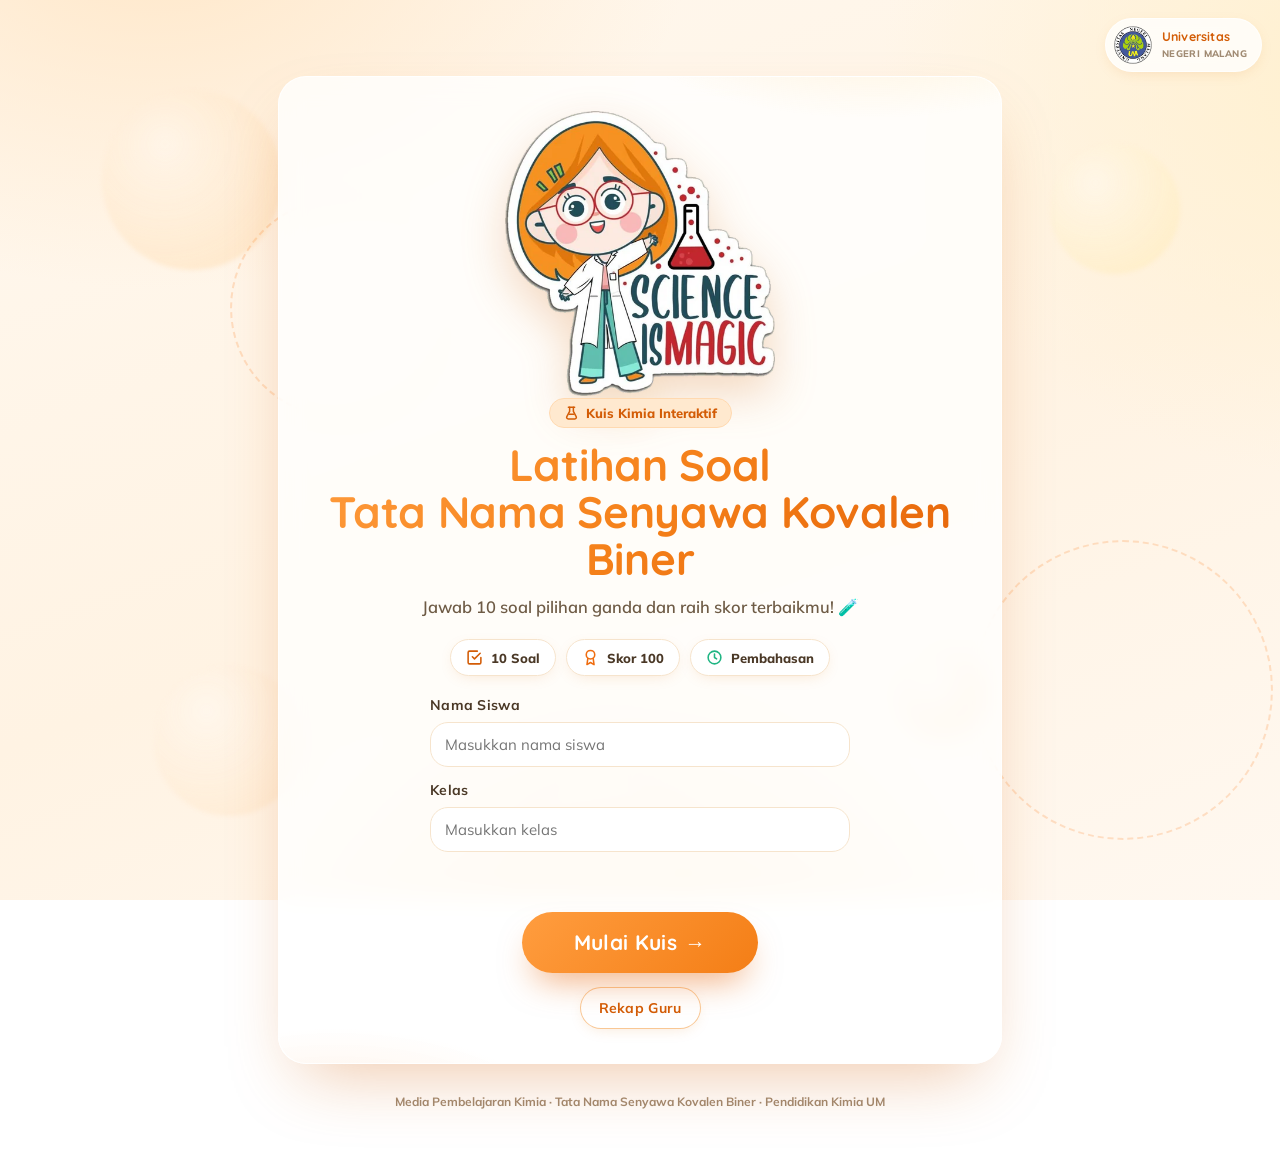
<file: sumber_soal/soal6.html>
<!DOCTYPE html>
<html lang="id">
<head>
<meta charset="UTF-8" />
<meta name="viewport" content="width=device-width, initial-scale=1.0" />
<title>Latihan Soal Tata Nama Senyawa Kovalen Biner</title>
<link rel="preconnect" href="https://fonts.googleapis.com">
<link rel="preconnect" href="https://fonts.gstatic.com" crossorigin>
<link href="https://fonts.googleapis.com/css2?family=Quicksand:wght@500;600;700&family=Mulish:ital,wght@0,400;0,500;0,600;0,700;0,800;1,600&display=swap" rel="stylesheet">
<style>
:root{
  --or-50:#fff8f0; --or-100:#ffeeda; --or-150:#ffe2c2; --or-200:#ffd0a0;
  --or-300:#ffb574; --or-400:#ff9a45; --or-500:#fb852a; --or-600:#ef6d10; --or-700:#d35c06;
  --yellow:#ffd76a; --yellow-active:#ffe6a3; --yellow-line:#f3cf6a; --yellow-ink:#8a5300;
  --ink:#4a3826; --ink-soft:#6e5b45; --muted:#a08a72; --line:#f6e4cd;
  --green:#1fb583; --green-soft:#e6faf2; --red:#ec5b76; --red-soft:#ffeef0; --gray-chip:#eee6da;
  --card:#ffffff; --glass:rgba(255,255,255,.78);
  --shadow-sm:0 4px 16px -6px rgba(220,120,20,.22);
  --shadow-md:0 16px 40px -16px rgba(220,110,15,.30);
  --shadow-lg:0 30px 70px -24px rgba(210,100,15,.38);
  --r-lg:28px; --r-md:20px; --r-sm:14px;
  --grad:linear-gradient(135deg,#ff9d3f 0%,#f5811a 50%,#e56409 100%);
  --grad-warm:linear-gradient(135deg,#ffca5a,#ffab3a,#fb852a);
}
*{box-sizing:border-box;margin:0;padding:0}
html,body{height:100%}
body{
  font-family:'Mulish',system-ui,sans-serif;color:var(--ink);
  background:
    radial-gradient(900px 600px at 12% -8%, #ffe7c8 0%, transparent 60%),
    radial-gradient(820px 700px at 106% 8%, #fff0cf 0%, transparent 58%),
    radial-gradient(720px 720px at 50% 122%, #ffdfb0 0%, transparent 60%),
    linear-gradient(160deg,#fff8ef 0%,#fff3e3 55%,#fff8f0 100%);
  background-attachment:fixed;min-height:100%;-webkit-font-smoothing:antialiased;overflow-x:hidden;
}
.font-display{font-family:'Quicksand',sans-serif}
.formula{font-weight:800;letter-spacing:.2px;white-space:nowrap}
.formula sub{font-size:.68em} .formula sup{font-size:.68em}

.bg-decor{position:fixed;inset:0;pointer-events:none;z-index:0;overflow:hidden}
.blob{position:absolute;border-radius:50%;filter:blur(2px);opacity:.55;animation:floaty linear infinite}
@keyframes floaty{0%{transform:translateY(0) rotate(0)}50%{transform:translateY(-26px) rotate(12deg)}100%{transform:translateY(0) rotate(0)}}
.ring{position:absolute;border:2.5px dashed rgba(251,133,42,.22);border-radius:50%;animation:spin 60s linear infinite}
@keyframes spin{to{transform:rotate(360deg)}}

.app{position:relative;z-index:1;max-width:760px;margin:0 auto;padding:22px 18px 64px;min-height:100vh}

.brand{position:absolute;top:18px;right:18px;z-index:5;display:flex;align-items:center;gap:10px;
  background:var(--glass);backdrop-filter:blur(8px);border:1px solid rgba(255,255,255,.7);
  padding:7px 14px 7px 8px;border-radius:40px;box-shadow:var(--shadow-sm)}
.brand .emblem{width:38px;height:38px;flex:0 0 38px}
.brand .txt{line-height:1.05}
.brand .txt b{font-family:'Quicksand';font-weight:700;font-size:12.5px;color:var(--or-700);letter-spacing:.2px;display:block}
.brand .txt span{font-size:9.5px;color:var(--muted);font-weight:800;letter-spacing:.4px}
@media(max-width:520px){.brand .txt{display:none}.brand{padding:6px}}

.screen{display:none;animation:fadeUp .55s cubic-bezier(.2,.8,.2,1)}
.screen.active{display:block}
@keyframes fadeUp{from{opacity:0;transform:translateY(18px)}to{opacity:1;transform:none}}

/* START */
.hero{margin-top:54px;text-align:center}
.hero-card{position:relative;background:var(--glass);backdrop-filter:blur(12px);
  border:1px solid rgba(255,255,255,.85);border-radius:var(--r-lg);padding:34px 30px 34px;box-shadow:var(--shadow-lg);overflow:hidden}
.hero-card::before{content:"";position:absolute;inset:0;background:
  radial-gradient(420px 200px at 82% -10%,rgba(255,205,90,.30),transparent 70%),
  radial-gradient(380px 220px at 8% 112%,rgba(255,150,60,.24),transparent 70%);pointer-events:none;}
.hero-mascot{position:relative;width:min(270px,74%);margin:0 auto 2px;display:block;
  filter:drop-shadow(0 18px 22px rgba(210,110,20,.24));animation:bob 4.6s ease-in-out infinite}
@keyframes bob{0%,100%{transform:translateY(0) rotate(-1deg)}50%{transform:translateY(-12px) rotate(1.2deg)}}
.eyebrow{position:relative;display:inline-flex;align-items:center;gap:7px;font-weight:800;font-size:13px;
  color:var(--or-700);background:#ffe9cf;border:1px solid #ffd9b0;padding:6px 14px;border-radius:30px;margin-bottom:14px}
.hero h1{position:relative;font-family:'Quicksand';font-weight:700;line-height:1.06;
  font-size:clamp(26px,6.6vw,44px);letter-spacing:-.3px;
  background:var(--grad);-webkit-background-clip:text;background-clip:text;color:transparent}
.hero .sub{position:relative;margin:14px auto 0;max-width:450px;color:var(--ink-soft);font-size:clamp(14px,3.6vw,16.5px);font-weight:600}
.meta-row{position:relative;display:flex;gap:10px;justify-content:center;flex-wrap:wrap;margin-top:22px}
.meta-pill{display:inline-flex;align-items:center;gap:8px;background:#fff;border:1px solid var(--line);
  border-radius:30px;padding:9px 15px;font-size:13px;font-weight:800;color:var(--ink);box-shadow:var(--shadow-sm)}
.meta-pill svg{width:17px;height:17px}
.form-row{margin-top:20px;display:grid;gap:14px;max-width:420px;margin-left:auto;margin-right:auto;text-align:left}
.form-group{display:flex;flex-direction:column;gap:8px}
.form-group label{font-weight:700;color:var(--ink);letter-spacing:.02em;font-size:14px}
.form-group input{width:100%;border:1.5px solid var(--line);border-radius:18px;padding:12px 14px;background:#fff;font-size:15px;color:var(--ink);font-family:'Mulish';outline:none;transition:border-color .2s,box-shadow .2s}
.form-group input:focus{border-color:var(--or-300);box-shadow:0 0 0 4px rgba(255,211,153,.22)}
.form-msg{min-height:20px;color:#c83a55;font-weight:700;font-size:14px}

.btn{font-family:'Mulish';cursor:pointer;border:none;font-weight:800;letter-spacing:.3px;
  transition:transform .18s cubic-bezier(.2,.8,.2,1),box-shadow .25s,background .25s,opacity .2s;user-select:none}
.btn:active{transform:scale(.96)}
.btn-start{position:relative;margin-top:26px;font-family:'Quicksand';font-weight:700;font-size:21px;color:#fff;
  background:var(--grad);background-size:180% 180%;padding:17px 52px;border-radius:40px;
  box-shadow:0 18px 34px -12px rgba(229,100,9,.55);animation:gshift 6s ease infinite}
@keyframes gshift{0%,100%{background-position:0% 50%}50%{background-position:100% 50%}}
.btn-start:hover{transform:translateY(-3px) scale(1.03);box-shadow:0 26px 44px -12px rgba(229,100,9,.7)}
.btn-start .arrow{display:inline-block;margin-left:8px;transition:transform .25s}
.btn-start:hover .arrow{transform:translateX(5px)}
.btn-secondary{font-family:'Mulish';font-weight:700;letter-spacing:.3px;display:inline-flex;align-items:center;justify-content:center;gap:6px;background:rgba(255,255,255,.92);color:var(--or-700);border:1.5px solid rgba(245,153,60,.55);border-radius:999px;padding:11px 18px;font-size:14px;box-shadow:var(--shadow-sm);transition:transform .18s,background .25s,box-shadow .25s}
.btn-secondary:hover{transform:translateY(-1px);background:#fff6e9}
.btn-secondary:active{transform:scale(.98)}
.teacher-row{display:flex;justify-content:center;gap:10px;margin-top:14px}

.modal-overlay{position:fixed;inset:0;background:rgba(18,12,7,.42);backdrop-filter:blur(2px);display:none;align-items:center;justify-content:center;z-index:60;padding:20px}
.modal-overlay.show{display:flex}
.teacher-modal{width:min(420px,100%);background:rgba(255,255,255,.98);border-radius:24px;box-shadow:var(--shadow-lg);padding:28px;position:relative}
.teacher-modal h3{font-family:'Quicksand';font-weight:700;font-size:18px;margin-bottom:12px;color:var(--or-700)}
.teacher-modal p{color:var(--ink-soft);font-size:14px;margin-bottom:20px}
.teacher-modal .form-group{margin-bottom:14px}
.teacher-modal .form-group input{background:#fff;border-color:var(--line)}
.teacher-modal .modal-actions{display:flex;gap:10px;justify-content:flex-end;margin-top:20px}
.modal-msg{min-height:20px;font-size:14px;font-weight:700;color:#c83a55}
.modal-close{position:absolute;top:16px;right:16px;width:32px;height:32px;border-radius:999px;border:none;background:rgba(255,255,255,.8);color:var(--ink);cursor:pointer}
.modal-close:hover{background:#fff}
/* TOP BAR */
.topbar{background:var(--glass);backdrop-filter:blur(10px);border:1px solid rgba(255,255,255,.8);
  border-radius:var(--r-md);padding:16px 18px;box-shadow:var(--shadow-sm);margin-bottom:16px}
.tb-head{display:flex;align-items:center;justify-content:space-between;gap:12px;margin-bottom:12px}
.tb-num{font-family:'Quicksand';font-weight:700;font-size:15px;color:var(--ink)}
.tb-num b{color:var(--or-600)}
.tb-score{display:flex;align-items:center;gap:8px;background:#fff;border:1px solid var(--line);
  border-radius:30px;padding:6px 14px;font-weight:800;font-size:14px;color:var(--or-700);box-shadow:var(--shadow-sm)}
.tb-score svg{width:16px;height:16px}
.tb-score .pop{display:inline-block;transition:transform .3s}
.tb-score.bump .pop{transform:scale(1.4)}
.progress{height:11px;background:#f6e6cd;border-radius:20px;overflow:hidden}
.progress>i{display:block;height:100%;width:0;border-radius:20px;background:var(--grad-warm);transition:width .6s cubic-bezier(.2,.8,.2,1)}
.nav-nums{display:flex;flex-wrap:wrap;gap:8px;margin-top:14px}
.nav-nums button{width:34px;height:34px;border-radius:11px;border:1.5px solid var(--line);background:var(--gray-chip);
  color:var(--ink-soft);font-weight:800;font-size:13.5px;cursor:pointer;font-family:'Mulish';
  transition:transform .15s,background .2s,color .2s,box-shadow .2s;position:relative}
.nav-nums button:hover{transform:translateY(-2px)}
.nav-nums button.answered{background:var(--grad);color:#fff;border-color:transparent;box-shadow:var(--shadow-sm)}
.nav-nums button.active{background:var(--yellow-active);color:var(--yellow-ink);border-color:var(--yellow-line);box-shadow:0 6px 14px -6px rgba(245,180,30,.55)}
.nav-nums button.answered.active{background:var(--yellow-active);color:var(--yellow-ink)}
.nav-nums button.answered::after{content:"";position:absolute;top:-3px;right:-3px;width:11px;height:11px;background:var(--green);border:2px solid #fff;border-radius:50%}

/* QUESTION CARD */
.qcard{background:var(--card);border:1px solid var(--line);border-radius:var(--r-lg);padding:24px 22px;box-shadow:var(--shadow-md);position:relative}
.qbadge{display:inline-flex;align-items:center;gap:7px;background:#ffe9cf;color:var(--or-700);font-weight:800;font-size:12px;padding:5px 12px;border-radius:20px;margin-bottom:12px}
.qtext{font-size:clamp(16px,4.4vw,19px);font-weight:700;line-height:1.5;color:var(--ink)}
.qtext .formula{color:var(--or-700)}

.options{margin-top:18px;display:flex;flex-direction:column;gap:11px}
.opt{display:flex;align-items:center;gap:14px;width:100%;text-align:left;cursor:pointer;
  background:#fff6ec;border:1.8px solid #f6e3cc;border-radius:var(--r-sm);padding:14px 16px;
  font-family:'Mulish';font-size:15px;font-weight:700;color:var(--ink);
  transition:transform .14s cubic-bezier(.2,.8,.2,1),background .2s,border-color .2s,box-shadow .2s}
.opt:hover:not(.locked){transform:translateX(4px);border-color:var(--or-300);box-shadow:var(--shadow-sm)}
.opt .lett{flex:0 0 34px;width:34px;height:34px;border-radius:50%;display:grid;place-items:center;
  font-family:'Quicksand';font-weight:700;font-size:16px;background:#fff;color:var(--or-600);border:1.8px solid #ffd9b0;transition:all .2s}
.opt .otxt{flex:1}
.opt.selected{background:linear-gradient(135deg,#ffe1c2,#ffd0a3);border-color:var(--or-500);box-shadow:0 10px 24px -12px rgba(245,129,26,.55);animation:pickpop .32s}
.opt.selected .lett{background:var(--grad);color:#fff;border-color:transparent}
@keyframes pickpop{0%{transform:scale(1)}40%{transform:scale(1.025)}100%{transform:scale(1)}}
.opt.locked{cursor:default}
.opt.correct{background:var(--green-soft);border-color:var(--green)}
.opt.correct .lett{background:var(--green);color:#fff;border-color:transparent}
.opt.wrong{background:var(--red-soft);border-color:var(--red)}
.opt.wrong .lett{background:var(--red);color:#fff;border-color:transparent}
.opt .mark{margin-left:auto;width:22px;height:22px;flex:0 0 22px;display:none}
.opt.correct .mark,.opt.wrong .mark{display:block}

.feedback{display:none;margin-top:18px;border-radius:var(--r-md);padding:16px 18px;align-items:center;gap:13px;animation:fbpop .45s cubic-bezier(.2,.9,.2,1)}
.feedback.show{display:flex}
@keyframes fbpop{from{opacity:0;transform:scale(.94)}to{opacity:1;transform:none}}
.feedback.ok{background:var(--green-soft);border:1.5px solid #b7eed8}
.feedback.no{background:var(--red-soft);border:1.5px solid #ffd2da}
.fb-icon{width:46px;height:46px;flex:0 0 46px;border-radius:50%;display:grid;place-items:center;animation:bouncein .6s}
.feedback.ok .fb-icon{background:var(--green)} .feedback.no .fb-icon{background:var(--red)}
.fb-icon svg{width:26px;height:26px}
@keyframes bouncein{0%{transform:scale(0)}55%{transform:scale(1.25)}100%{transform:scale(1)}}
.fb-txt b{font-family:'Quicksand';font-weight:700;font-size:18px;display:block;line-height:1.1}
.feedback.ok .fb-txt b{color:#0e8d65} .feedback.no .fb-txt b{color:#c83a55}
.fb-txt span{font-size:13.5px;font-weight:700;color:var(--ink-soft)}
.fb-txt span em{font-style:normal;font-weight:800;color:var(--or-700)}

.exp-toggle{display:none;margin-top:14px}
.exp-toggle.show{display:block}
.btn-exp{display:inline-flex;align-items:center;gap:8px;background:#ffe9cf;color:var(--or-700);
  border:1.5px solid #ffd9b0;border-radius:30px;padding:11px 18px;font-weight:800;font-size:14px;cursor:pointer;transition:transform .15s,background .2s}
.btn-exp:hover{transform:translateY(-2px);background:#ffdfba}
.btn-exp svg{width:18px;height:18px}
.exp-body{overflow:hidden;max-height:0;transition:max-height .45s cubic-bezier(.2,.8,.2,1)}
.exp-body.open{max-height:560px;margin-top:14px}
.exp-card{background:linear-gradient(135deg,#fff2e1,#fff9f1);border:1.5px solid #f6e2c8;border-radius:var(--r-md);padding:18px}
.exp-card h4{display:flex;align-items:center;gap:9px;font-family:'Quicksand';font-weight:700;font-size:16px;color:var(--or-700);margin-bottom:9px}
.exp-card h4 svg{width:20px;height:20px}
.exp-card p{font-size:14.5px;line-height:1.65;color:var(--ink-soft);font-weight:600}
.exp-card p .formula{color:var(--or-700)}
.keybox{margin-top:13px;display:flex;gap:10px;align-items:flex-start;background:#fff;border:1.5px dashed var(--or-400);border-radius:var(--r-sm);padding:12px 14px}
.keybox .kicon{flex:0 0 26px;width:26px;height:26px;border-radius:50%;background:var(--yellow);display:grid;place-items:center}
.keybox .kicon svg{width:15px;height:15px}
.keybox div b{font-size:12px;text-transform:uppercase;letter-spacing:.5px;color:var(--or-700);display:block;margin-bottom:1px}
.keybox div span{font-size:13.5px;font-weight:700;color:var(--ink)}
.keybox div span .formula{color:var(--or-700)}

.actions{margin-top:20px;display:flex;align-items:center;gap:11px}
.btn-submit{flex:1;font-family:'Quicksand';font-weight:700;font-size:18px;color:#fff;background:var(--grad);padding:15px;border-radius:var(--r-sm);box-shadow:0 14px 28px -12px rgba(229,100,9,.55)}
.btn-submit:hover:not(:disabled){transform:translateY(-2px)}
.btn-submit:disabled{opacity:.45;cursor:not-allowed;box-shadow:none}
.btn-nav{width:52px;height:52px;flex:0 0 52px;border-radius:var(--r-sm);background:#fff;border:1.8px solid var(--line);color:var(--or-600);display:grid;place-items:center;cursor:pointer;transition:transform .15s,background .2s}
.btn-nav:hover:not(:disabled){transform:translateY(-2px);background:#fff6ec}
.btn-nav:disabled{opacity:.35;cursor:not-allowed}
.btn-nav svg{width:22px;height:22px}

.finish-wrap{margin-top:16px;display:none}
.finish-wrap.show{display:block;animation:fadeUp .4s}
.btn-finish{width:100%;font-family:'Quicksand';font-weight:700;font-size:18px;color:#fff;background:linear-gradient(135deg,#1fb583,#19a59a);padding:16px;border-radius:var(--r-sm);box-shadow:0 16px 30px -12px rgba(25,165,140,.55);display:flex;align-items:center;justify-content:center;gap:10px}
.btn-finish:hover{transform:translateY(-2px)}
.btn-finish svg{width:22px;height:22px}

/* RESULT */
.result-card{position:relative;background:var(--glass);backdrop-filter:blur(12px);border:1px solid rgba(255,255,255,.85);border-radius:var(--r-lg);padding:30px 26px;box-shadow:var(--shadow-lg);text-align:center;overflow:hidden}
.res-mascot{width:118px;margin:0 auto 4px;display:block;border-radius:50%;filter:drop-shadow(0 12px 16px rgba(210,110,20,.24));animation:bob 4.6s ease-in-out infinite}
.res-title{font-family:'Quicksand';font-weight:700;font-size:clamp(22px,5.6vw,30px);color:var(--or-700);margin-bottom:4px}
.dial{position:relative;width:200px;height:200px;margin:14px auto 8px}
.dial svg{transform:rotate(-90deg)}
.dial .track{fill:none;stroke:#f6e6cd;stroke-width:16}
.dial .bar{fill:none;stroke:url(#g1);stroke-width:16;stroke-linecap:round;stroke-dasharray:534;stroke-dashoffset:534;transition:stroke-dashoffset 1.4s cubic-bezier(.2,.8,.2,1)}
.dial .center{position:absolute;inset:0;display:grid;place-content:center}
.dial .center .big{font-family:'Quicksand';font-weight:700;font-size:46px;line-height:1;color:var(--ink)}
.dial .center .of{font-size:14px;font-weight:800;color:var(--muted)}
.res-msg{font-size:clamp(15px,4vw,18px);font-weight:800;color:var(--ink);margin:6px auto 4px;max-width:420px}
.res-stats{display:flex;justify-content:center;gap:10px;flex-wrap:wrap;margin-top:14px}
.stat{background:#fff;border:1px solid var(--line);border-radius:var(--r-sm);padding:11px 18px;min-width:92px;box-shadow:var(--shadow-sm)}
.stat b{font-family:'Quicksand';font-weight:700;font-size:24px;display:block;line-height:1}
.stat.c b{color:var(--green)} .stat.w b{color:var(--red)} .stat.s b{color:var(--or-700)}
.stat span{font-size:11.5px;font-weight:800;color:var(--muted);text-transform:uppercase;letter-spacing:.4px}

.recap{margin-top:22px}
.recap h3{font-family:'Quicksand';font-weight:700;font-size:20px;color:var(--ink);margin-bottom:13px;display:flex;align-items:center;gap:9px}
.recap h3 svg{width:22px;height:22px}
.acc{background:var(--card);border:1px solid var(--line);border-radius:var(--r-md);margin-bottom:11px;overflow:hidden;box-shadow:var(--shadow-sm)}
.acc-head{display:flex;align-items:center;gap:12px;padding:14px 16px;cursor:pointer;user-select:none;transition:background .2s}
.acc-head:hover{background:#fff8ef}
.acc-stat{flex:0 0 30px;width:30px;height:30px;border-radius:50%;display:grid;place-items:center}
.acc-stat svg{width:17px;height:17px}
.acc-stat.c{background:var(--green-soft)} .acc-stat.w{background:var(--red-soft)}
.acc-q{flex:1;font-weight:800;font-size:14px;color:var(--ink);line-height:1.4}
.acc-q small{display:block;color:var(--muted);font-weight:800;font-size:11.5px;margin-bottom:2px}
.acc-chev{flex:0 0 20px;transition:transform .3s;color:var(--muted)}
.acc.open .acc-chev{transform:rotate(180deg)}
.acc-body{max-height:0;overflow:hidden;transition:max-height .45s cubic-bezier(.2,.8,.2,1)}
.acc.open .acc-body{max-height:660px}
.acc-inner{padding:2px 16px 18px;border-top:1px solid var(--line)}
.ans-line{display:flex;gap:9px;align-items:center;margin-top:12px;font-size:13.5px;font-weight:700}
.ans-line .tag{font-size:11px;font-weight:800;text-transform:uppercase;letter-spacing:.4px;color:var(--muted);flex:0 0 96px}
.ans-line .val{padding:5px 11px;border-radius:9px;font-weight:800}
.val.yc{background:var(--green-soft);color:#0e8d65} .val.yw{background:var(--red-soft);color:#c83a55}
.val.right{background:#ffe9cf;color:var(--or-700)}
.acc-exp{margin-top:13px;background:linear-gradient(135deg,#fff2e1,#fff9f1);border:1.5px solid #f6e2c8;border-radius:var(--r-sm);padding:14px;font-size:13.8px;line-height:1.62;color:var(--ink-soft);font-weight:600}
.acc-exp .formula{color:var(--or-700)}

.btn-restart{margin:24px auto 0;display:flex;align-items:center;gap:9px;font-family:'Quicksand';font-weight:700;font-size:17px;color:var(--or-700);background:#fff;border:1.8px solid var(--or-300);border-radius:40px;padding:13px 30px;cursor:pointer;transition:transform .15s,background .2s;box-shadow:var(--shadow-sm)}
.btn-restart:hover{transform:translateY(-2px);background:#fff6ec}
.btn-restart svg{width:19px;height:19px}

.footer{text-align:center;margin-top:30px;font-size:12px;color:var(--muted);font-weight:700}
#confetti{position:fixed;inset:0;pointer-events:none;z-index:50;display:none}
</style>
</head>
<body>
<div class="bg-decor" id="decor"></div>

<div class="brand" title="Universitas Negeri Malang">
  <img class="emblem" src="[data-uri]" alt="Logo Universitas Negeri Malang" style="object-fit:contain" />
  <div class="txt"><b>Universitas</b><span>NEGERI MALANG</span></div>
</div>

<main class="app">

  <!-- START -->
  <section class="screen active" id="screen-start">
    <div class="hero">
      <div class="hero-card">
        <img class="hero-mascot" src="[data-uri]" alt="Maskot ilmuwan cilik" />
        <span class="eyebrow">
          <svg viewBox="0 0 24 24" width="15" height="15" fill="none" stroke="#d35c06" stroke-width="2.4" stroke-linecap="round" stroke-linejoin="round"><path d="M9 2v6.5L4.5 17a2.5 2.5 0 0 0 2.2 3.7h10.6A2.5 2.5 0 0 0 19.5 17L15 8.5V2"/><path d="M7 2h10M8.5 13h7"/></svg>
          Kuis Kimia Interaktif
        </span>
        <h1 class="font-display">Latihan Soal<br>Tata Nama Senyawa Kovalen Biner</h1>
        <p class="sub">Jawab 10 soal pilihan ganda dan raih skor terbaikmu! 🧪</p>
        <div class="meta-row">
          <span class="meta-pill"><svg viewBox="0 0 24 24" fill="none" stroke="#d35c06" stroke-width="2.2" stroke-linecap="round" stroke-linejoin="round"><path d="M9 11l3 3 8-8"/><path d="M21 12v7a2 2 0 0 1-2 2H5a2 2 0 0 1-2-2V5a2 2 0 0 1 2-2h11"/></svg>10 Soal</span>
          <span class="meta-pill"><svg viewBox="0 0 24 24" fill="none" stroke="#ef6d10" stroke-width="2.2" stroke-linecap="round" stroke-linejoin="round"><circle cx="12" cy="8" r="6"/><path d="M8.2 13.5L7 22l5-3 5 3-1.2-8.5"/></svg>Skor 100</span>
          <span class="meta-pill"><svg viewBox="0 0 24 24" fill="none" stroke="#1fb583" stroke-width="2.2" stroke-linecap="round" stroke-linejoin="round"><circle cx="12" cy="12" r="9"/><path d="M12 7v5l3 2"/></svg>Pembahasan</span>
        </div>
        <div class="form-row">
          <div class="form-group">
            <label for="studentName">Nama Siswa</label>
            <input type="text" id="studentName" placeholder="Masukkan nama siswa" autocomplete="name" />
          </div>
          <div class="form-group">
            <label for="studentClass">Kelas</label>
            <input type="text" id="studentClass" placeholder="Masukkan kelas" autocomplete="off" />
          </div>
          <p class="form-msg" id="formMsg"></p>
        </div>
        <button class="btn btn-start" id="btnStart">Mulai Kuis<span class="arrow">→</span></button>
        <div class="teacher-row">
          <button class="btn btn-secondary" id="btnTeacherRecap">Rekap Guru</button>
        </div>
      </div>
    </div>

    <div class="modal-overlay" id="teacherLoginModal" aria-hidden="true">
      <div class="teacher-modal" role="dialog" aria-modal="true" aria-labelledby="teacherLoginTitle">
        <button class="modal-close" id="btnTeacherLoginClose" aria-label="Tutup">×</button>
        <h3 id="teacherLoginTitle">Login Guru</h3>
        <p>Masukkan password untuk membuka Rekap Guru.</p>
        <div class="form-group">
          <label for="teacherPassword">Password</label>
          <input type="password" id="teacherPassword" placeholder="Masukkan password" autocomplete="off" />
        </div>
        <p class="form-msg modal-msg" id="teacherLoginMsg"></p>
        <div class="modal-actions">
          <button class="btn btn-secondary" id="btnTeacherLoginCancel" type="button">Batal</button>
          <button class="btn btn-start" id="btnTeacherLogin" type="button">Masuk</button>
        </div>
      </div>
    </div>
  </section>

  <!-- RECAP GURU -->
  <section class="screen" id="screen-recap-guru">
    <div style="margin-bottom:20px;display:flex;align-items:center;justify-content:space-between;gap:12px">
      <h2 style="font-family:'Quicksand';font-weight:700;font-size:24px;color:var(--or-700);margin:0">Rekap Guru</h2>
      <button class="btn btn-secondary" id="btnRecapBack" style="margin:0">← Kembali</button>
    </div>
    <div id="recapGuruList" style="display:flex;flex-direction:column;gap:12px"></div>
  </section>

  <!-- QUIZ -->
  <section class="screen" id="screen-quiz">
    <div class="topbar">
      <div class="tb-head">
        <div class="tb-num">Soal <b id="curNum">1</b> dari 10</div>
        <div class="tb-score" id="scoreChip">
          <svg viewBox="0 0 24 24" fill="none" stroke="#ef6d10" stroke-width="2.2" stroke-linecap="round" stroke-linejoin="round"><circle cx="12" cy="8" r="6"/><path d="M8.2 13.5L7 22l5-3 5 3-1.2-8.5"/></svg>
          Skor: <span class="pop" id="scoreVal">0</span>
        </div>
      </div>
      <div class="progress"><i id="progBar"></i></div>
      <div class="nav-nums" id="navNums"></div>
    </div>

    <div class="qcard">
      <div class="qbadge" id="qBadge">PERTANYAAN 1</div>
      <div class="qtext" id="qText"></div>
      <div class="options" id="options"></div>

      <div class="feedback" id="feedback">
        <div class="fb-icon" id="fbIcon"></div>
        <div class="fb-txt"><b id="fbTitle"></b><span id="fbSub"></span></div>
      </div>

      <div class="exp-toggle" id="expToggle">
        <button class="btn-exp" id="btnExp">
          <svg viewBox="0 0 24 24" fill="none" stroke="#d35c06" stroke-width="2.2" stroke-linecap="round" stroke-linejoin="round"><path d="M2 6.5A2.5 2.5 0 0 1 4.5 4H10a2 2 0 0 1 2 2 2 2 0 0 1 2-2h5.5A2.5 2.5 0 0 1 22 6.5V18a2 2 0 0 1-2 2h-6a2 2 0 0 0-2 2 2 2 0 0 0-2-2H4a2 2 0 0 1-2-2Z"/><path d="M12 6v16"/></svg>
          Lihat Pembahasan
        </button>
        <div class="exp-body" id="expBody"></div>
      </div>

      <div class="actions">
        <button class="btn-nav" id="btnBack" title="Sebelumnya">
          <svg viewBox="0 0 24 24" fill="none" stroke="currentColor" stroke-width="2.4" stroke-linecap="round" stroke-linejoin="round"><path d="M15 18l-6-6 6-6"/></svg>
        </button>
        <button class="btn btn-submit" id="btnSubmit" disabled>SUBMIT</button>
        <button class="btn-nav" id="btnNext" title="Berikutnya">
          <svg viewBox="0 0 24 24" fill="none" stroke="currentColor" stroke-width="2.4" stroke-linecap="round" stroke-linejoin="round"><path d="M9 18l6-6-6-6"/></svg>
        </button>
      </div>

      <div class="finish-wrap" id="finishWrap">
        <button class="btn btn-finish" id="btnFinish">
          <svg viewBox="0 0 24 24" fill="none" stroke="#fff" stroke-width="2.4" stroke-linecap="round" stroke-linejoin="round"><path d="M5 12l5 5L20 7"/></svg>
          Lihat Hasil Akhir
        </button>
      </div>
    </div>
  </section>

  <!-- RESULT -->
  <section class="screen" id="screen-result">
    <div class="result-card">
      <img class="res-mascot" src="[data-uri]" alt="Maskot" />
      <div class="res-title font-display">Skor Akhir Kamu</div>
      <div class="dial">
        <svg width="200" height="200" viewBox="0 0 200 200">
          <defs><linearGradient id="g1" x1="0" y1="0" x2="1" y2="1"><stop offset="0" stop-color="#ff9d3f"/><stop offset="1" stop-color="#e56409"/></linearGradient></defs>
          <circle class="track" cx="100" cy="100" r="85"/>
          <circle class="bar" id="dialBar" cx="100" cy="100" r="85"/>
        </svg>
        <div class="center"><span class="big" id="resScore">0</span><span class="of">/ 100</span></div>
      </div>
      <p class="res-msg" id="resMsg"></p>
      <div class="res-stats">
        <div class="stat c"><b id="resCorrect">0</b><span>Benar</span></div>
        <div class="stat w"><b id="resWrong">0</b><span>Salah</span></div>
        <div class="stat s"><b id="resPct">0%</b><span>Akurasi</span></div>
      </div>
    </div>

    <div class="recap">
      <h3 class="font-display"><svg viewBox="0 0 24 24" fill="none" stroke="#d35c06" stroke-width="2.2" stroke-linecap="round" stroke-linejoin="round"><path d="M4 6h16M4 12h16M4 18h10"/></svg>Rekap Jawaban</h3>
      <div id="recapList"></div>
    </div>

    <button class="btn-restart" id="btnRestart">
      <svg viewBox="0 0 24 24" fill="none" stroke="currentColor" stroke-width="2.3" stroke-linecap="round" stroke-linejoin="round"><path d="M3 12a9 9 0 1 0 3-6.7L3 8"/><path d="M3 3v5h5"/></svg>
      Ulangi Kuis
    </button>
  </section>

  <p class="footer">Media Pembelajaran Kimia · Tata Nama Senyawa Kovalen Biner · Pendidikan Kimia UM</p>
</main>

<canvas id="confetti"></canvas>

<script>
const QUIZ = [
 {
  q:'Nama yang tepat untuk senyawa <span class="formula">SF<sub>4</sub></span> adalah…',
  opt:['Sulfur fluorida','Sulfur tetrafluorida','Sulfur difluorida','Sulfur oksida','Sulfur tetraoksida'],
  c:1,
  exp:'<span class="formula">SF<sub>4</sub></span> adalah senyawa kovalen dari dua unsur nonlogam: sulfur (S) dan fluor (F). Sulfur berjumlah satu atom sehingga cukup disebut "sulfur" (tanpa awalan), sedangkan fluorin berjumlah empat atom sehingga diberi awalan <b>tetra-</b>. Unsur terakhir diberi akhiran <b>-ida</b>, maka namanya <b>sulfur tetrafluorida</b>.',
  key:'Awalan Yunani sesuai jumlah atom; unsur pertama tanpa "mono-". tetra = 4.'
 },
 {
  q:'Senyawa dengan rumus kimia <span class="formula">N<sub>2</sub>O<sub>4</sub></span> memiliki nama…',
  opt:['Nitrogen oksida','Dinitrogen oksida','Dinitrogen tetraoksida','Nitrogen dioksida','Dinitrogen pentaoksida'],
  c:2,
  exp:'<span class="formula">N<sub>2</sub>O<sub>4</sub></span> tersusun dari nitrogen (N) dan oksigen (O), keduanya nonlogam. Nitrogen 2 atom → awalan <b>di-</b>; oksigen 4 atom → awalan <b>tetra-</b>; unsur terakhir berakhiran <b>-ida</b> → <b>dinitrogen tetraoksida</b>.',
  key:'di = 2, tetra = 4 → dinitrogen tetraoksida.'
 },
 {
  q:'Nama yang tepat untuk senyawa <span class="formula">P<sub>4</sub>O<sub>7</sub></span> adalah…',
  opt:['Tetrafosfor heptaoksida','Fosfor oksida','Tetrafosfor oksida','Difosfor heptaoksida','Fosfor heptaoksida'],
  c:0,
  exp:'<span class="formula">P<sub>4</sub>O<sub>7</sub></span> tersusun dari fosfor (P) dan oksigen (O). Fosfor 4 atom → awalan <b>tetra-</b>; oksigen 7 atom → awalan <b>hepta-</b>; akhiran <b>-ida</b> pada unsur terakhir → <b>tetrafosfor heptaoksida</b>.',
  key:'tetra = 4, hepta = 7.'
 },
 {
  q:'Senyawa <span class="formula">NCl<sub>3</sub></span> tersusun atas unsur nonlogam dan nonlogam. Nama senyawa tersebut adalah…',
  opt:['Nitrogen klorida','Nitrogen monoksida','Nitrogen diklorida','Mononitrogen klorida','Nitrogen triklorida'],
  c:4,
  exp:'<span class="formula">NCl<sub>3</sub></span> tersusun dari nitrogen (N) dan klorin (Cl). Nitrogen 1 atom → cukup "nitrogen" (tanpa mono-); klorin 3 atom → awalan <b>tri-</b>; akhiran <b>-ida</b> → <b>nitrogen triklorida</b>.',
  key:'tri = 3; unsur pertama 1 atom tanpa "mono-".'
 },
 {
  q:'Rumus kimia yang tepat untuk <b>karbon tetraklorida</b> adalah…',
  opt:['CCl','CCl<sub>2</sub>','CCl<sub>3</sub>','CCl<sub>4</sub>','C<sub>2</sub>Cl<sub>4</sub>'],
  optFormula:true,
  c:3,
  exp:'Karbon tetraklorida tersusun dari karbon (C) dan klorin (Cl). Awalan <b>tetra-</b> berarti empat, menunjukkan 4 atom klorin. Unsur pertama (karbon) tidak memakai awalan "mono-" sehingga berjumlah satu. Maka rumusnya <span class="formula">CCl<sub>4</sub></span>.',
  key:'"tetra-" = 4 atom Cl, karbon = 1 → <span class="formula">CCl<sub>4</sub></span>.'
 },
 {
  q:'<b>Disulfur diklorida</b> memiliki rumus kimia…',
  opt:['SCl<sub>2</sub>','S<sub>2</sub>Cl','S<sub>2</sub>Cl<sub>2</sub>','SCl<sub>4</sub>','S<sub>2</sub>Cl<sub>4</sub>'],
  optFormula:true,
  c:2,
  exp:'Disulfur diklorida tersusun dari sulfur (S) dan klorin (Cl). Awalan <b>di-</b> berarti dua: "disulfur" → 2 atom S, "diklorida" → 2 atom Cl. Maka rumusnya <span class="formula">S<sub>2</sub>Cl<sub>2</sub></span>.',
  key:'di = 2 untuk kedua unsur → <span class="formula">S<sub>2</sub>Cl<sub>2</sub></span>.'
 },
 {
  q:'Karakteristik yang tepat untuk senyawa <span class="formula">SF<sub>4</sub></span> adalah…',
  opt:['Tersusun dari unsur logam dan nonlogam','Membentuk ikatan ion','Tersusun dari unsur-unsur nonlogam','Menghasilkan ion bebas dalam bentuk padat','Memiliki titik leleh sangat tinggi seperti senyawa ion'],
  c:2,
  exp:'<span class="formula">SF<sub>4</sub></span> tersusun dari sulfur (S) dan fluorin (F) yang keduanya nonlogam. Gabungan sesama unsur nonlogam umumnya membentuk <b>ikatan kovalen</b>. Karena itu SF<sub>4</sub> berkarakteristik sebagai senyawa dari unsur-unsur nonlogam.',
  key:'Senyawa kovalen biner = gabungan dua unsur nonlogam.'
 },
 {
  q:'Rumus kimia senyawa <b>nitrogen dioksida</b> adalah…',
  opt:['NO','N<sub>2</sub>O','NO<sub>2</sub>','N<sub>2</sub>O<sub>2</sub>','NO<sub>3</sub>'],
  optFormula:true,
  c:2,
  exp:'Nitrogen dioksida tersusun dari nitrogen (N) dan oksigen (O). Awalan "mono-" tidak dipakai pada unsur pertama, sehingga nitrogen cukup ditulis N (1 atom). Awalan <b>di-</b> pada "dioksida" menunjukkan 2 atom oksigen. Maka rumusnya <span class="formula">NO<sub>2</sub></span>.',
  key:'"mono-" tak dipakai di unsur pertama; di = 2 → <span class="formula">NO<sub>2</sub></span>.'
 },
 {
  q:'Senyawa <b>silikon tetraklorida</b> memiliki rumus kimia…',
  opt:['SiCl','SiCl<sub>2</sub>','Si<sub>2</sub>Cl<sub>4</sub>','SiCl<sub>4</sub>','SiCl<sub>3</sub>'],
  optFormula:true,
  c:3,
  exp:'Silikon tetraklorida tersusun dari silikon (Si) dan klorin (Cl). Awalan "mono-" tidak dituliskan pada unsur pertama → silikon 1 atom. Awalan <b>tetra-</b> berarti empat → 4 atom klorin. Maka rumusnya <span class="formula">SiCl<sub>4</sub></span>.',
  key:'tetra = 4 → <span class="formula">SiCl<sub>4</sub></span>.'
 },
 {
  q:'<b>Karbon disulfida</b> termasuk senyawa kovalen karena…',
  opt:['Tersusun dari unsur logam dan nonlogam','Dapat membentuk ion positif','Tersusun dari dua unsur nonlogam','Menghasilkan elektron bebas','Memiliki titik leleh sangat tinggi seperti logam'],
  c:2,
  exp:'Karbon disulfida tersusun dari karbon (C) dan sulfur (S) yang keduanya nonlogam. Senyawa kovalen terbentuk melalui <b>penggunaan pasangan elektron bersama</b> antaratom nonlogam, bukan melalui perpindahan elektron seperti pada senyawa ion. Karena itu karbon disulfida termasuk senyawa kovalen.',
  key:'Kovalen = berbagi pasangan elektron antar unsur nonlogam.'
 }
];
const LETT=['A','B','C','D','E'];

let cur=0;
let state=QUIZ.map(()=>({sel:null,sub:false}));
let quizStartTime=null;
let studentName='';
let studentClass='';
const STORAGE_KEY='quizResults';
const $=id=>document.getElementById(id);
const score=()=>state.reduce((s,a,i)=>s+(a.sub&&a.sel===QUIZ[i].c?10:0),0);
const answered=()=>state.filter(a=>a.sub).length;

const CHECK='<svg viewBox="0 0 24 24" fill="none" stroke="#fff" stroke-width="3" stroke-linecap="round" stroke-linejoin="round"><path d="M4 12l5 5L20 6"/></svg>';
const CROSS='<svg viewBox="0 0 24 24" fill="none" stroke="#fff" stroke-width="3" stroke-linecap="round" stroke-linejoin="round"><path d="M6 6l12 12M18 6L6 18"/></svg>';
const MK_OK='<svg class="mark" viewBox="0 0 24 24" fill="none" stroke="#1fb583" stroke-width="3" stroke-linecap="round" stroke-linejoin="round"><path d="M4 12l5 5L20 6"/></svg>';
const MK_NO='<svg class="mark" viewBox="0 0 24 24" fill="none" stroke="#ec5b76" stroke-width="3" stroke-linecap="round" stroke-linejoin="round"><path d="M6 6l12 12M18 6L6 18"/></svg>';

function getQuizDurationSeconds(){
  return quizStartTime ? Math.max(0, Math.floor((Date.now()-quizStartTime)/1000)) : 0;
}
function getStartInfo(){
  return {
    namaSiswa:$('studentName').value.trim(),
    kelas:$('studentClass').value.trim()
  };
}
function setFormMessage(msg){
  $('formMsg').textContent=msg;
}
function validateStartInfo(){
  const data=getStartInfo();
  if(!data.namaSiswa||!data.kelas){
    setFormMessage('Silakan isi Nama dan Kelas terlebih dahulu.');
    return null;
  }
  setFormMessage('');
  return data;
}
function setStudentIdentity(data){
  studentName=data.namaSiswa;
  studentClass=data.kelas;
}
function resetStartForm(){
  $('studentName').value='';
  $('studentClass').value='';
  setFormMessage('');
}
function getStoredResults(){
  try {
    const raw=localStorage.getItem(STORAGE_KEY);
    if(!raw) return [];
    const parsed=JSON.parse(raw);
    return Array.isArray(parsed) ? parsed : [];
  } catch (err) {
    console.warn('Gagal membaca data Local Storage:', err);
    return [];
  }
}
function saveResultToLocalStorage(result){
  const results=getStoredResults();
  results.push(result);
  localStorage.setItem(STORAGE_KEY, JSON.stringify(results));
}
function buildResultRecord(){
  const sc=score();
  const correct=sc/10;
  const wrong=QUIZ.length-correct;
  const pct=Math.round((correct/QUIZ.length)*100);
  return {
    id:Date.now().toString(36)+'-'+Math.random().toString(36).slice(2,8),
    timestamp:new Date().toISOString(),
    namaSiswa:'',
    kelas:'',
    nilai:sc,
    jumlahBenar:correct,
    jumlahSalah:wrong,
    persentaseNilai:pct,
    lamaPengerjaan:getQuizDurationSeconds()
  };
}
function saveFinishedQuiz(){
  const record={
    ...buildResultRecord(),
    namaSiswa:studentName || 'Tanpa Nama',
    kelas:studentClass || 'Tidak Diketahui'
  };
  saveResultToLocalStorage(record);
  return record;
}
function buildNav(){ const n=$('navNums'); n.innerHTML=''; QUIZ.forEach((_,i)=>{ const b=document.createElement('button'); b.textContent=i+1; b.onclick=()=>{cur=i;render();}; n.appendChild(b); }); }
function refreshNav(){ [...$('navNums').children].forEach((b,i)=>{ b.className=''; if(state[i].sub)b.classList.add('answered'); if(i===cur)b.classList.add('active'); }); }
function render(){
  const Q=QUIZ[cur], S=state[cur];
  $('curNum').textContent=cur+1;
  $('qBadge').textContent='PERTANYAAN '+(cur+1);
  $('qText').innerHTML=Q.q;
  const wrap=$('options'); wrap.innerHTML='';
  Q.opt.forEach((txt,i)=>{
    const o=document.createElement('button'); o.className='opt';
    o.innerHTML='<span class="lett">'+LETT[i]+'</span><span class="otxt'+(Q.optFormula?' formula':'')+'">'+txt+'</span>'+MK_OK+MK_NO;
    if(!S.sub && S.sel===i) o.classList.add('selected');
    if(S.sub){ o.classList.add('locked'); if(i===Q.c)o.classList.add('correct'); else if(i===S.sel)o.classList.add('wrong'); }
    else { o.onclick=()=>{ S.sel=i; render(); }; }
    wrap.appendChild(o);
  });
  const sub=$('btnSubmit'); sub.disabled=S.sub||S.sel===null; sub.textContent=S.sub?'SUDAH DIJAWAB':'SUBMIT'; sub.onclick=submit;
  const fb=$('feedback'), et=$('expToggle');
  if(S.sub){
    const ok=S.sel===Q.c;
    fb.className='feedback show '+(ok?'ok':'no');
    $('fbIcon').innerHTML=ok?CHECK:CROSS;
    $('fbTitle').textContent=ok?'Jawaban Benar 🎉':'Jawaban Salah';
    $('fbSub').innerHTML=ok?'Skor +10 poin!':'Jawaban yang benar: <em>'+LETT[Q.c]+'. '+(Q.optFormula?'<span class="formula">'+Q.opt[Q.c]+'</span>':Q.opt[Q.c])+'</em>';
    et.classList.add('show');
    $('expBody').innerHTML='<div class="exp-card"><h4><svg viewBox="0 0 24 24" fill="none" stroke="#d35c06" stroke-width="2.2" stroke-linecap="round" stroke-linejoin="round"><path d="M9 18h6M10 22h4M12 2a7 7 0 0 0-4 12.7c.6.5 1 1.3 1 2.1V18h6v-1.2c0-.8.4-1.6 1-2.1A7 7 0 0 0 12 2Z"/></svg>Pembahasan</h4><p>'+Q.exp+'</p><div class="keybox"><span class="kicon"><svg viewBox="0 0 24 24" fill="none" stroke="#8a5300" stroke-width="2.4" stroke-linecap="round" stroke-linejoin="round"><path d="M12 2l2.4 6.9H22l-5.8 4.3 2.2 7L12 16.9 5.6 20.2l2.2-7L2 8.9h7.6Z"/></svg></span><div><b>Konsep Penting</b><span>'+Q.key+'</span></div></div></div>';
    $('expBody').classList.remove('open');
  } else { fb.className='feedback'; et.classList.remove('show'); $('expBody').classList.remove('open'); }
  $('btnBack').disabled=cur===0;
  $('btnNext').disabled=cur===QUIZ.length-1;
  $('finishWrap').classList.toggle('show',answered()===QUIZ.length);
  refreshNav(); updateTop();
}
function updateTop(){ $('scoreVal').textContent=score(); $('progBar').style.width=(answered()/QUIZ.length*100)+'%'; }
function submit(){ const S=state[cur]; if(S.sel===null||S.sub)return; S.sub=true; render(); const chip=$('scoreChip'); chip.classList.add('bump'); setTimeout(()=>chip.classList.remove('bump'),320); }
$('btnExp').onclick=()=>$('expBody').classList.toggle('open');
$('btnBack').onclick=()=>{ if(cur>0){cur--;render();} };
$('btnNext').onclick=()=>{ if(cur<QUIZ.length-1){cur++;render();} };
function show(id){ document.querySelectorAll('.screen').forEach(s=>s.classList.remove('active')); $(id).classList.add('active'); window.scrollTo({top:0,behavior:'smooth'}); }
const TEACHER_PASSWORD='citra_04';
function openTeacherLogin(){
  $('teacherLoginModal').classList.add('show');
  $('teacherPassword').focus();
}
function closeTeacherLogin(){
  $('teacherLoginModal').classList.remove('show');
  $('teacherLoginMsg').textContent='';
  $('teacherPassword').value='';
}
function handleTeacherLogin(){
  const pass=$('teacherPassword').value.trim();
  if(!pass){
    $('teacherLoginMsg').textContent='Password harus diisi';
    return;
  }
  if(pass===TEACHER_PASSWORD){
    closeTeacherLogin();
    showRecapGuru();
    return;
  }
  $('teacherLoginMsg').textContent='Password salah. Silakan coba lagi.';
}
function showRecapGuru(){
  show('screen-recap-guru');
  const results=getStoredResults();
  const listEl=$('recapGuruList');
  listEl.innerHTML='';
  if(results.length===0){
    listEl.innerHTML='<p style="text-align:center;color:var(--muted);padding:40px 20px">Belum ada data rekap guru.</p>';
    return;
  }
  results.forEach((r,i)=>{
    const div=document.createElement('div');
    div.style.cssText='background:var(--card);border:1px solid var(--line);border-radius:var(--r-md);padding:16px;box-shadow:var(--shadow-sm);display:grid;gap:12px';
    div.innerHTML=`<div style="display:grid;gap:8px"><div style="font-weight:800;font-size:15px;color:var(--ink)">Siswa: ${r.namaSiswa}</div><div style="font-size:13px;color:var(--ink-soft)">Kelas: ${r.kelas}</div></div><div style="display:grid;gap:8px;grid-template-columns:repeat(3,1fr)"><div style="background:#fff;border:1px solid var(--line);border-radius:8px;padding:8px;text-align:center"><div style="font-weight:800;font-size:18px;color:var(--or-700)">${r.nilaiPersentase}%</div><div style="font-size:11px;color:var(--muted);font-weight:700;margin-top:2px">NILAI</div></div><div style="background:#fff;border:1px solid var(--line);border-radius:8px;padding:8px;text-align:center"><div style="font-weight:800;font-size:18px;color:var(--green)">${r.jumlahBenar}</div><div style="font-size:11px;color:var(--muted);font-weight:700;margin-top:2px">BENAR</div></div><div style="background:#fff;border:1px solid var(--line);border-radius:8px;padding:8px;text-align:center"><div style="font-weight:800;font-size:18px;color:var(--red)">${r.jumlahSalah}</div><div style="font-size:11px;color:var(--muted);font-weight:700;margin-top:2px">SALAH</div></div></div><div style="font-size:12px;color:var(--muted)">Waktu: ${r.lamaPengerjaan}s</div>`;
    listEl.appendChild(div);
  });
}
$('btnTeacherRecap').onclick=openTeacherLogin;
$('btnTeacherLoginCancel').onclick=closeTeacherLogin;
$('btnTeacherLoginClose').onclick=closeTeacherLogin;
$('btnTeacherLogin').onclick=handleTeacherLogin;
$('btnRecapBack').onclick=()=>show('screen-start');

$('btnStart').onclick=()=>{
  const data=validateStartInfo();
  if(!data) return;
  setStudentIdentity(data);
  quizStartTime=Date.now();
  show('screen-quiz');
  render();
};

$('btnFinish').onclick=()=>{
  saveFinishedQuiz();
  showResult();
};
function showResult(){
  show('screen-result');
  const sc=score(), correct=sc/10, wrong=QUIZ.length-correct;
  $('resCorrect').textContent=correct; $('resWrong').textContent=wrong; $('resPct').textContent=Math.round(correct/QUIZ.length*100)+'%';
  const bar=$('dialBar'), C=2*Math.PI*85; bar.style.strokeDasharray=C; bar.style.strokeDashoffset=C;
  setTimeout(()=>{ bar.style.strokeDashoffset=C*(1-sc/100); },120);
  let shown=0; const t=setInterval(()=>{ shown+=2; if(shown>=sc){shown=sc;clearInterval(t);} $('resScore').textContent=shown; },22);
  let msg;
  if(sc===100) msg='Sempurna! Kamu menguasai tata nama senyawa kovalen biner! 🏆';
  else if(sc>=80) msg='Hebat! Pertahankan prestasimu! 🌟';
  else if(sc>=60) msg='Bagus! Sedikit lagi menuju sempurna! 💪';
  else if(sc>=40) msg='Lumayan! Yuk pelajari lagi pembahasannya. 📘';
  else msg='Jangan menyerah! Pelajari kembali lalu coba lagi. 🌱';
  $('resMsg').textContent=msg;
  buildRecap();
  if(sc>=70) burstConfetti();
}
function buildRecap(){
  const list=$('recapList'); list.innerHTML='';
  QUIZ.forEach((Q,i)=>{
    const S=state[i], ok=S.sel===Q.c;
    const yourTxt=S.sel===null?'Tidak dijawab':(LETT[S.sel]+'. '+Q.opt[S.sel]);
    const corrTxt=LETT[Q.c]+'. '+Q.opt[Q.c];
    const fcls=Q.optFormula?' formula':'';
    const div=document.createElement('div'); div.className='acc';
    div.innerHTML='<div class="acc-head"><span class="acc-stat '+(ok?'c':'w')+'">'+(ok?MK_OK:MK_NO)+'</span><span class="acc-q"><small>SOAL '+(i+1)+'</small>'+Q.q+'</span><span class="acc-chev"><svg viewBox="0 0 24 24" width="20" height="20" fill="none" stroke="currentColor" stroke-width="2.4" stroke-linecap="round" stroke-linejoin="round"><path d="M6 9l6 6 6-6"/></svg></span></div><div class="acc-body"><div class="acc-inner"><div class="ans-line"><span class="tag">Jawabanmu</span><span class="val '+(ok?'yc':'yw')+fcls+'">'+yourTxt+'</span></div><div class="ans-line"><span class="tag">Kunci</span><span class="val right'+fcls+'">'+corrTxt+'</span></div><div class="acc-exp">'+Q.exp+'</div></div></div>';
    div.querySelector('.acc-head').onclick=()=>div.classList.toggle('open');
    list.appendChild(div);
  });
}
$('btnRestart').onclick=()=>{ cur=0; state=QUIZ.map(()=>({sel:null,sub:false})); quizStartTime=null; studentName=''; studentClass=''; resetStartForm(); $('confetti').style.display='none'; show('screen-start'); };

function burstConfetti(){
  const cv=$('confetti'); cv.style.display='block';
  const ctx=cv.getContext('2d'); const dpr=window.devicePixelRatio||1;
  function size(){cv.width=innerWidth*dpr;cv.height=innerHeight*dpr;} size();
  const cols=['#fb852a','#ffca5a','#ff9d3f','#1fb583','#ec5b76','#ffd76a','#e56409'];
  let P=[];
  for(let i=0;i<150;i++){ P.push({x:innerWidth/2,y:innerHeight*0.34,vx:(Math.random()-0.5)*14,vy:Math.random()*-15-4,g:0.32+Math.random()*0.2,s:6+Math.random()*7,c:cols[i%cols.length],r:Math.random()*6,vr:(Math.random()-.5)*.3,life:0}); }
  let frame=0;
  function loop(){ frame++; ctx.clearRect(0,0,cv.width,cv.height); let alive=false;
    P.forEach(p=>{ p.vy+=p.g;p.x+=p.vx;p.y+=p.vy;p.r+=p.vr;p.life++; if(p.y<innerHeight+40)alive=true;
      ctx.save(); ctx.translate(p.x*dpr,p.y*dpr); ctx.rotate(p.r); ctx.globalAlpha=Math.max(0,1-p.life/150); ctx.fillStyle=p.c; ctx.fillRect(-p.s/2*dpr,-p.s/2*dpr,p.s*dpr,p.s*1.4*dpr); ctx.restore(); });
    if(alive&&frame<240) requestAnimationFrame(loop); else cv.style.display='none';
  }
  loop(); addEventListener('resize',size,{once:true});
}

(function(){
  const d=$('decor');
  const cfg=[['#ffd9a8',180,'8%','10%',18],['#ffe9b0',130,'82%','16%',22],['#ffc98a',90,'70%','72%',16],['#ffe2bf',150,'12%','74%',24],['#ffd76a',70,'46%','40%',20]];
  cfg.forEach(([c,s,l,t,dur])=>{ const b=document.createElement('div'); b.className='blob'; b.style.cssText=`width:${s}px;height:${s}px;left:${l};top:${t};background:radial-gradient(circle at 35% 30%,#ffffff88,${c});animation-duration:${dur}s;animation-delay:-${Math.random()*dur}s`; d.appendChild(b); });
  [['18%','22%',220],['76%','60%',300],['40%','85%',180]].forEach(([l,t,sz])=>{ const r=document.createElement('div'); r.className='ring'; r.style.cssText=`width:${sz}px;height:${sz}px;left:${l};top:${t}`; d.appendChild(r); });
})();

buildNav();
</script>
</body>
</html>
</file>
<file: assets/css/auth.css>
@import url('https://fonts.googleapis.com/css2?family=Quicksand:wght@500;600;700&family=Mulish:ital,wght@0,400;0,500;0,600;0,700;0,800;1,600&display=swap');

:root {
  --pri-50: #e9f6ee;
  --pri-500: #2fa36b;
  --pri-600: #1e7a4e;
  --grad: linear-gradient(135deg, #59b583 0%, #2fa36b 50%, #1e7a4e 100%);
  --ink: #33503e;
  --ink-soft: #5f7568;
  --line: #dcefe2;
  --bg: #f4fbf6;
  --card: #ffffff;
}

* { box-sizing: border-box; margin: 0; padding: 0; }
body {
  font-family: 'Mulish', sans-serif;
  background: var(--bg);
  min-height: 100vh;
  position: relative;
  overflow-x: hidden;
}

#auth-screen {
  display: none;
  align-items: center;
  justify-content: center;
  padding: 40px 20px;
  position: relative;
  width: 100%;
}
#auth-screen.active {
  display: flex;
}

.bg-decor {
  position: absolute;
  inset: 0;
  z-index: 0;
  overflow: hidden;
}
.blob {
  position: absolute;
  border-radius: 50%;
  filter: blur(40px);
  opacity: 0.6;
}

.auth-container {
  position: relative;
  z-index: 1;
  background: var(--card);
  width: 100%;
  max-width: 420px;
  border-radius: 24px;
  box-shadow: 0 20px 60px -15px rgba(23, 63, 44, 0.2);
  padding: 40px 32px;
  overflow: hidden;
}

/* Tabbed Navigation */
.auth-tabs {
  display: flex;
  background: rgba(47, 163, 107, 0.06);
  padding: 6px;
  border-radius: 16px;
  margin-bottom: 28px;
  border: 1px solid rgba(47, 163, 107, 0.08);
}
.tab-btn {
  flex: 1;
  border: none;
  background: transparent;
  padding: 12px 16px;
  border-radius: 12px;
  font-family: 'Quicksand', sans-serif;
  font-weight: 700;
  font-size: 15px;
  color: var(--ink-soft);
  cursor: pointer;
  transition: all 0.25s cubic-bezier(0.2, 0.8, 0.2, 1);
  text-align: center;
}
.tab-btn:hover {
  color: var(--pri-600);
}
.tab-btn.active {
  background: #ffffff;
  color: var(--pri-600);
  box-shadow: 0 4px 12px rgba(47, 163, 107, 0.1);
  transform: scale(1.02);
}

.auth-header {
  text-align: center;
  margin-bottom: 30px;
}
.auth-header h1 {
  font-family: 'Quicksand', sans-serif;
  font-size: 28px;
  font-weight: 700;
  color: var(--ink);
  margin-bottom: 8px;
}
.auth-header p {
  color: var(--ink-soft);
  font-size: 14.5px;
}

.form-group {
  margin-bottom: 18px;
}
.form-group label {
  display: block;
  font-size: 13px;
  font-weight: 700;
  color: var(--ink);
  margin-bottom: 6px;
  text-transform: uppercase;
  letter-spacing: 0.5px;
}
.form-group input {
  width: 100%;
  padding: 14px 16px;
  border: 2px solid var(--line);
  border-radius: 12px;
  font-family: 'Mulish', sans-serif;
  font-size: 15px;
  color: var(--ink);
  transition: all 0.2s;
  background: #fafdfb;
}
.form-group input:focus {
  outline: none;
  border-color: var(--pri-500);
  background: #fff;
  box-shadow: 0 0 0 4px rgba(47, 163, 107, 0.15);
}

.btn {
  width: 100%;
  padding: 16px;
  background: var(--grad);
  color: #fff;
  border: none;
  border-radius: 12px;
  font-family: 'Quicksand', sans-serif;
  font-weight: 700;
  font-size: 18px;
  cursor: pointer;
  transition: transform 0.2s, box-shadow 0.2s;
  margin-top: 10px;
  box-shadow: 0 10px 20px -8px rgba(47, 163, 107, 0.5);
}
.btn:hover {
  transform: translateY(-2px);
  box-shadow: 0 14px 24px -8px rgba(47, 163, 107, 0.6);
}
.btn:disabled {
  opacity: 0.6;
  cursor: not-allowed;
  transform: none;
}

.auth-switch {
  text-align: center;
  margin-top: 24px;
  font-size: 14px;
  color: var(--ink-soft);
  font-weight: 600;
}
.auth-switch a {
  color: var(--pri-500);
  font-weight: 700;
  text-decoration: none;
  margin-left: 6px;
  transition: color 0.2s;
}
.auth-switch a:hover {
  color: var(--pri-600);
}

#login-view, #register-view {
  display: none;
}
.view-active {
  display: block !important;
  animation: fadeUp 0.4s ease-out;
}
@keyframes fadeUp {
  from { opacity: 0; transform: translateY(15px); }
  to { opacity: 1; transform: none; }
}

/* Spinner for loading state */
.spinner {
  display: inline-block;
  width: 20px;
  height: 20px;
  border: 3px solid rgba(255,255,255,0.3);
  border-radius: 50%;
  border-top-color: #fff;
  animation: spin 1s ease-in-out infinite;
  display: none;
}
@keyframes spin {
  to { transform: rotate(360deg); }
}
.btn.loading .text { display: none; }
.btn.loading .spinner { display: inline-block; }

.alert {
  padding: 12px 16px;
  border-radius: 8px;
  margin-bottom: 20px;
  font-size: 14px;
  font-weight: 600;
  display: none;
}
.alert.error {
  background: #fbe9eb;
  color: #c83a55;
  border: 1px solid #f4c6cc;
  display: block;
}
.alert.success {
  background: var(--pri-50);
  color: var(--pri-600);
  border: 1px solid var(--line);
  display: block;
}
</file>
<file: assets/css/style.css>
*{box-sizing:border-box;margin:0;padding:0}
html{height:100%} body{min-height:100%}
.font-display{font-family:'Quicksand',sans-serif}
.formula{font-weight:800;letter-spacing:.2px;white-space:nowrap}
.formula sub{font-size:.68em} .formula sup{font-size:.68em}

.bg-decor{position:fixed;inset:0;pointer-events:none;z-index:0;overflow:hidden}
.blob{position:absolute;border-radius:50%;filter:blur(2px);opacity:.55;animation:floaty linear infinite}
@keyframes floaty{0%{transform:translateY(0) rotate(0)}50%{transform:translateY(-26px) rotate(12deg)}100%{transform:translateY(0) rotate(0)}}
.ring{position:absolute;border:2.5px dashed rgba(251,133,42,.22);border-radius:50%;animation:spin 60s linear infinite}
@keyframes spin{to{transform:rotate(360deg)}}

.app{position:relative;z-index:1;max-width:760px;margin:0 auto;padding:22px 18px 64px;min-height:100vh}

.brand{position:absolute;top:18px;right:18px;z-index:5;display:flex;align-items:center;gap:10px;
  background:var(--glass);backdrop-filter:blur(8px);border:1px solid rgba(255,255,255,.7);
  padding:7px 14px 7px 8px;border-radius:40px;box-shadow:var(--shadow-sm)}
.brand .emblem{width:38px;height:38px;flex:0 0 38px}
.brand .txt{line-height:1.05}
.brand .txt b{font-family:'Quicksand';font-weight:700;font-size:12.5px;color:var(--pri-700);letter-spacing:.2px;display:block}
.brand .txt span{font-size:9.5px;color:var(--muted);font-weight:800;letter-spacing:.4px}
@media(max-width:520px){.brand .txt{display:none}.brand{padding:6px}}

.screen{display:none;animation:fadeUp .55s cubic-bezier(.2,.8,.2,1)}
.screen.active{display:block}
@keyframes fadeUp{from{opacity:0;transform:translateY(18px)}to{opacity:1;transform:none}}

/* START */
.hero{margin-top:0;text-align:center}
.hero-card{position:relative;background:var(--glass);backdrop-filter:blur(12px);
  border:1px solid rgba(255,255,255,.85);border-radius:var(--r-lg);padding:34px 30px 34px;box-shadow:var(--shadow-lg);overflow:hidden}
.hero-card::before{content:"";position:absolute;inset:0;background:
  radial-gradient(420px 200px at 82% -10%,rgba(255,205,90,.30),transparent 70%),
  radial-gradient(380px 220px at 8% 112%,rgba(255,150,60,.24),transparent 70%);}
.hero-mascot{position:relative;width:min(270px,74%);margin:0 auto 20px;display:block;
  animation:bob 4.6s ease-in-out infinite}
@keyframes bob{0%,100%{transform:translateY(0) rotate(-1deg)}50%{transform:translateY(-12px) rotate(1.2deg)}}
.eyebrow{position:relative;display:inline-flex;align-items:center;gap:7px;font-weight:800;font-size:13px;
  color:var(--pri-700);background:#ffe9cf;border:1px solid #ffd9b0;padding:6px 14px;border-radius:30px;margin-bottom:14px}
.hero h1{position:relative;font-family:'Quicksand';font-weight:700;line-height:1.06;
  font-size:clamp(26px,6.6vw,44px);letter-spacing:-.3px;
  background:var(--grad);-webkit-background-clip:text;background-clip:text;color:transparent}
.hero .sub{position:relative;margin:14px auto 0;max-width:450px;color:var(--ink-soft);font-size:clamp(14px,3.6vw,16.5px);font-weight:600}
.meta-row{position:relative;display:flex;gap:10px;justify-content:center;flex-wrap:wrap;margin-top:22px}
.meta-pill{display:inline-flex;align-items:center;gap:8px;background:#fff;border:1px solid var(--line);
  border-radius:30px;padding:9px 15px;font-size:13px;font-weight:800;color:var(--ink);box-shadow:var(--shadow-sm)}
.meta-pill svg{width:17px;height:17px}

.btn{font-family:'Mulish';cursor:pointer;border:none;font-weight:800;letter-spacing:.3px;
  transition:transform .18s cubic-bezier(.2,.8,.2,1),box-shadow .25s,background .25s,opacity .2s;user-select:none}
.btn:active{transform:scale(.96)}
.btn-start{position:relative;margin-top:26px;font-family:'Quicksand';font-weight:700;font-size:21px;color:#fff;
  background:var(--grad);background-size:180% 180%;padding:17px 52px;border-radius:40px;
  box-shadow:0 18px 34px -12px rgba(229,100,9,.55);animation:gshift 6s ease infinite}
@keyframes gshift{0%,100%{background-position:0% 50%}50%{background-position:100% 50%}}
.btn-start:hover{transform:translateY(-3px) scale(1.03);box-shadow:0 26px 44px -12px rgba(229,100,9,.7)}
.btn-start .arrow{display:inline-block;margin-left:8px;transition:transform .25s}
.btn-start:hover .arrow{transform:translateX(5px)}

/* TOP BAR */
.topbar{background:var(--glass);backdrop-filter:blur(10px);border:1px solid rgba(255,255,255,.8);
  border-radius:var(--r-md);padding:16px 18px;box-shadow:var(--shadow-sm);margin-bottom:16px}
.tb-head{display:flex;align-items:center;justify-content:space-between;gap:12px;margin-bottom:12px}
.tb-num{font-family:'Quicksand';font-weight:700;font-size:15px;color:var(--ink)}
.tb-num b{color:var(--pri-600)}
.tb-score{display:flex;align-items:center;gap:8px;background:#fff;border:1px solid var(--line);
  border-radius:30px;padding:6px 14px;font-weight:800;font-size:14px;color:var(--pri-700);box-shadow:var(--shadow-sm)}
.tb-score svg{width:16px;height:16px}
.tb-score .pop{display:inline-block;transition:transform .3s}
.tb-score.bump .pop{transform:scale(1.4)}
.progress{height:11px;background:#f6e6cd;border-radius:20px;overflow:hidden}
.progress>i{display:block;height:100%;width:0;border-radius:20px;background:var(--grad-warm);transition:width .6s cubic-bezier(.2,.8,.2,1)}
.nav-nums{display:flex;flex-wrap:wrap;gap:8px;margin-top:14px}
.nav-nums button{width:34px;height:34px;border-radius:11px;border:1.5px solid var(--line);background:var(--gray-chip);
  color:var(--ink-soft);font-weight:800;font-size:13.5px;cursor:pointer;font-family:'Mulish';
  transition:transform .15s,background .2s,color .2s,box-shadow .2s;position:relative}
.nav-nums button:hover{transform:translateY(-2px)}
.nav-nums button.answered{background:var(--grad);color:#fff;border-color:transparent;box-shadow:var(--shadow-sm)}
.nav-nums button.active{background:var(--yellow-active);color:var(--yellow-ink);border-color:var(--yellow-line);box-shadow:0 6px 14px -6px rgba(245,180,30,.55)}
.nav-nums button.answered.active{background:var(--yellow-active);color:var(--yellow-ink)}
.nav-nums button.answered::after{content:"";position:absolute;top:-3px;right:-3px;width:11px;height:11px;background:var(--green);border:2px solid #fff;border-radius:50%}

/* QUESTION CARD */
.qcard{background:var(--card);border:1px solid var(--line);border-radius:var(--r-lg);padding:24px 22px;box-shadow:var(--shadow-md);position:relative}
.qbadge{display:inline-flex;align-items:center;gap:7px;background:#ffe9cf;color:var(--pri-700);font-weight:800;font-size:12px;padding:5px 12px;border-radius:20px;margin-bottom:12px}
.qtext{font-size:clamp(16px,4.4vw,19px);font-weight:700;line-height:1.5;color:var(--ink)}
.qtext .formula{color:var(--pri-700)}

.options{margin-top:18px;display:flex;flex-direction:column;gap:11px}
.opt{display:flex;align-items:center;gap:14px;width:100%;text-align:left;cursor:pointer;
  background:#fff6ec;border:1.8px solid #f6e3cc;border-radius:var(--r-sm);padding:14px 16px;
  font-family:'Mulish';font-size:15px;font-weight:700;color:var(--ink);
  transition:transform .14s cubic-bezier(.2,.8,.2,1),background .2s,border-color .2s,box-shadow .2s}
.opt:hover:not(.locked){transform:translateX(4px);border-color:var(--pri-300);box-shadow:var(--shadow-sm)}
.opt .lett{flex:0 0 34px;width:34px;height:34px;border-radius:50%;display:grid;place-items:center;
  font-family:'Quicksand';font-weight:700;font-size:16px;background:#fff;color:var(--pri-600);border:1.8px solid #ffd9b0;transition:all .2s}
.opt .otxt{flex:1}
.opt.selected{background:linear-gradient(135deg,#ffe1c2,#ffd0a3);border-color:var(--pri-500);box-shadow:0 10px 24px -12px rgba(245,129,26,.55);animation:pickpop .32s}
.opt.selected .lett{background:var(--grad);color:#fff;border-color:transparent}
@keyframes pickpop{0%{transform:scale(1)}40%{transform:scale(1.025)}100%{transform:scale(1)}}
.opt.locked{cursor:default}
.opt.correct{background:var(--green-soft);border-color:var(--green)}
.opt.correct .lett{background:var(--green);color:#fff;border-color:transparent}
.opt.wrong{background:var(--red-soft);border-color:var(--red)}
.opt.wrong .lett{background:var(--red);color:#fff;border-color:transparent}
.opt .mark{margin-left:auto;width:22px;height:22px;flex:0 0 22px;display:none}
.opt.correct .mark,.opt.wrong .mark{display:block}

.feedback{display:none;margin-top:18px;border-radius:var(--r-md);padding:16px 18px;align-items:center;gap:13px;animation:fbpop .45s cubic-bezier(.2,.9,.2,1)}
.feedback.show{display:flex}
@keyframes fbpop{from{opacity:0;transform:scale(.94)}to{opacity:1;transform:none}}
.feedback.ok{background:var(--green-soft);border:1.5px solid #b7eed8}
.feedback.no{background:var(--red-soft);border:1.5px solid #ffd2da}
.fb-icon{width:46px;height:46px;flex:0 0 46px;border-radius:50%;display:grid;place-items:center;animation:bouncein .6s}
.feedback.ok .fb-icon{background:var(--green)} .feedback.no .fb-icon{background:var(--red)}
.fb-icon svg{width:26px;height:26px}
@keyframes bouncein{0%{transform:scale(0)}55%{transform:scale(1.25)}100%{transform:scale(1)}}
.fb-txt b{font-family:'Quicksand';font-weight:700;font-size:18px;display:block;line-height:1.1}
.feedback.ok .fb-txt b{color:#0e8d65} .feedback.no .fb-txt b{color:#c83a55}
.fb-txt span{font-size:13.5px;font-weight:700;color:var(--ink-soft)}
.fb-txt span em{font-style:normal;font-weight:800;color:var(--pri-700)}

.exp-toggle{display:none;margin-top:14px}
.exp-toggle.show{display:block}
.btn-exp{display:inline-flex;align-items:center;gap:8px;background:#ffe9cf;color:var(--pri-700);
  border:1.5px solid #ffd9b0;border-radius:30px;padding:11px 18px;font-weight:800;font-size:14px;cursor:pointer;transition:transform .15s,background .2s}
.btn-exp:hover{transform:translateY(-2px);background:#ffdfba}
.btn-exp svg{width:18px;height:18px}
.exp-body{overflow:hidden;max-height:0;transition:max-height .45s cubic-bezier(.2,.8,.2,1)}
.exp-body.open{max-height:560px;margin-top:14px}
.exp-card{background:linear-gradient(135deg,#fff2e1,#fff9f1);border:1.5px solid #f6e2c8;border-radius:var(--r-md);padding:18px}
.exp-card h4{display:flex;align-items:center;gap:9px;font-family:'Quicksand';font-weight:700;font-size:16px;color:var(--pri-700);margin-bottom:9px}
.exp-card h4 svg{width:20px;height:20px}
.exp-card p{font-size:14.5px;line-height:1.65;color:var(--ink-soft);font-weight:600}
.exp-card p .formula{color:var(--pri-700)}
.keybox{margin-top:13px;display:flex;gap:10px;align-items:flex-start;background:#fff;border:1.5px dashed var(--pri-400);border-radius:var(--r-sm);padding:12px 14px}
.keybox .kicon{flex:0 0 26px;width:26px;height:26px;border-radius:50%;background:var(--yellow);display:grid;place-items:center}
.keybox .kicon svg{width:15px;height:15px}
.keybox div b{font-size:12px;text-transform:uppercase;letter-spacing:.5px;color:var(--pri-700);display:block;margin-bottom:1px}
.keybox div span{font-size:13.5px;font-weight:700;color:var(--ink)}
.keybox div span .formula{color:var(--pri-700)}

.actions{margin-top:20px;display:flex;align-items:center;gap:11px}
.btn-submit{flex:1;font-family:'Quicksand';font-weight:700;font-size:18px;color:#fff;background:var(--grad);padding:15px;border-radius:var(--r-sm);box-shadow:0 14px 28px -12px rgba(229,100,9,.55)}
.btn-submit:hover:not(:disabled){transform:translateY(-2px)}
.btn-submit:disabled{opacity:.45;cursor:not-allowed;box-shadow:none}
.btn-nav{width:52px;height:52px;flex:0 0 52px;border-radius:var(--r-sm);background:#fff;border:1.8px solid var(--line);color:var(--pri-600);display:grid;place-items:center;cursor:pointer;transition:transform .15s,background .2s}
.btn-nav:hover:not(:disabled){transform:translateY(-2px);background:#fff6ec}
.btn-nav:disabled{opacity:.35;cursor:not-allowed}
.btn-nav svg{width:22px;height:22px}

.finish-wrap{margin-top:16px;display:none}
.finish-wrap.show{display:block;animation:fadeUp .4s}
.btn-finish{width:100%;font-family:'Quicksand';font-weight:700;font-size:18px;color:#fff;background:linear-gradient(135deg,#1fb583,#19a59a);padding:16px;border-radius:var(--r-sm);box-shadow:0 16px 30px -12px rgba(25,165,140,.55);display:flex;align-items:center;justify-content:center;gap:10px}
.btn-finish:hover{transform:translateY(-2px)}
.btn-finish svg{width:22px;height:22px}

/* RESULT */
.result-card{position:relative;background:var(--glass);backdrop-filter:blur(12px);border:1px solid rgba(255,255,255,.85);border-radius:var(--r-lg);padding:30px 26px;box-shadow:var(--shadow-lg);text-align:center;overflow:hidden}
.res-mascot{width:118px;margin:0 auto 4px;display:block;border-radius:50%;filter:drop-shadow(0 12px 16px rgba(210,110,20,.24));animation:bob 4.6s ease-in-out infinite}
.res-title{font-family:'Quicksand';font-weight:700;font-size:clamp(22px,5.6vw,30px);color:var(--pri-700);margin-bottom:4px}
.dial{position:relative;width:200px;height:200px;margin:14px auto 8px}
.dial svg{transform:rotate(-90deg)}
.dial .track{fill:none;stroke:#f6e6cd;stroke-width:16}
.dial .bar{fill:none;stroke:url(#g1);stroke-width:16;stroke-linecap:round;stroke-dasharray:534;stroke-dashoffset:534;transition:stroke-dashoffset 1.4s cubic-bezier(.2,.8,.2,1)}
.dial .center{position:absolute;inset:0;display:grid;place-content:center}
.dial .center .big{font-family:'Quicksand';font-weight:700;font-size:46px;line-height:1;color:var(--ink)}
.dial .center .of{font-size:14px;font-weight:800;color:var(--muted)}
.res-msg{font-size:clamp(15px,4vw,18px);font-weight:800;color:var(--ink);margin:6px auto 4px;max-width:420px}
.res-stats{display:flex;justify-content:center;gap:10px;flex-wrap:wrap;margin-top:14px}
.stat{background:#fff;border:1px solid var(--line);border-radius:var(--r-sm);padding:11px 18px;min-width:92px;box-shadow:var(--shadow-sm)}
.stat b{font-family:'Quicksand';font-weight:700;font-size:24px;display:block;line-height:1}
.stat.c b{color:var(--green)} .stat.w b{color:var(--red)} .stat.s b{color:var(--pri-700)}
.stat span{font-size:11.5px;font-weight:800;color:var(--muted);text-transform:uppercase;letter-spacing:.4px}

.recap{margin-top:22px}
.recap h3{font-family:'Quicksand';font-weight:700;font-size:20px;color:var(--ink);margin-bottom:13px;display:flex;align-items:center;gap:9px}
.recap h3 svg{width:22px;height:22px}
.acc{background:var(--card);border:1px solid var(--line);border-radius:var(--r-md);margin-bottom:11px;overflow:hidden;box-shadow:var(--shadow-sm)}
.acc-head{display:flex;align-items:center;gap:12px;padding:14px 16px;cursor:pointer;user-select:none;transition:background .2s}
.acc-head:hover{background:#fff8ef}
.acc-stat{flex:0 0 30px;width:30px;height:30px;border-radius:50%;display:grid;place-items:center}
.acc-stat svg{width:17px;height:17px}
.acc-stat.c{background:var(--green-soft)} .acc-stat.w{background:var(--red-soft)}
.acc-q{flex:1;font-weight:800;font-size:14px;color:var(--ink);line-height:1.4}
.acc-q small{display:block;color:var(--muted);font-weight:800;font-size:11.5px;margin-bottom:2px}
.acc-chev{flex:0 0 20px;transition:transform .3s;color:var(--muted)}
.acc.open .acc-chev{transform:rotate(180deg)}
.acc-body{max-height:0;overflow:hidden;transition:max-height .45s cubic-bezier(.2,.8,.2,1)}
.acc.open .acc-body{max-height:660px}
.acc-inner{padding:2px 16px 18px;border-top:1px solid var(--line)}
.ans-line{display:flex;gap:9px;align-items:center;margin-top:12px;font-size:13.5px;font-weight:700}
.ans-line .tag{font-size:11px;font-weight:800;text-transform:uppercase;letter-spacing:.4px;color:var(--muted);flex:0 0 96px}
.ans-line .val{padding:5px 11px;border-radius:9px;font-weight:800}
.val.yc{background:var(--green-soft);color:#0e8d65} .val.yw{background:var(--red-soft);color:#c83a55}
.val.right{background:#ffe9cf;color:var(--pri-700)}
.acc-exp{margin-top:13px;background:linear-gradient(135deg,#fff2e1,#fff9f1);border:1.5px solid #f6e2c8;border-radius:var(--r-sm);padding:14px;font-size:13.8px;line-height:1.62;color:var(--ink-soft);font-weight:600}
.acc-exp .formula{color:var(--pri-700)}

.btn-restart{margin:24px auto 0;display:flex;align-items:center;gap:9px;font-family:'Quicksand';font-weight:700;font-size:17px;color:var(--pri-700);background:#fff;border:1.8px solid var(--pri-300);border-radius:40px;padding:13px 30px;cursor:pointer;transition:transform .15s,background .2s;box-shadow:var(--shadow-sm)}
.btn-restart:hover{transform:translateY(-2px);background:#fff6ec}
.btn-restart svg{width:19px;height:19px}

.footer{text-align:center;margin-top:30px;font-size:12px;color:var(--muted);font-weight:700}
#confetti{position:fixed;inset:0;pointer-events:none;z-index:50;display:none}

/* GLOBAL HEADER */
.global-header {
  position: fixed;
  top: 0; left: 0; right: 0;
  height: 60px;
  background: var(--glass);
  backdrop-filter: blur(12px);
  border-bottom: 1px solid rgba(255,255,255,.8);
  z-index: 100;
  display: flex;
  align-items: center;
  box-shadow: var(--shadow-sm);
}
.header-inner {
  width: 100%;
  max-width: 760px;
  margin: 0 auto;
  padding: 0 18px;
  display: flex;
  justify-content: space-between;
  align-items: center;
}
.user-info {
  display: flex;
  align-items: center;
  gap: 8px;
  color: var(--ink);
  font-weight: 600;
  font-size: 14.5px;
}
.user-info svg {
  color: var(--pri-500);
}
.user-info b {
  font-family: 'Quicksand';
  font-weight: 700;
  color: var(--pri-700);
}
.btn-logout {
  background: #fff;
  border: 1px solid #f4c6cc;
  color: #c83a55;
  border-radius: 20px;
  padding: 6px 14px;
  font-size: 13px;
  font-weight: 800;
  cursor: pointer;
  display: flex;
  align-items: center;
  gap: 6px;
  transition: all 0.2s;
}
.btn-logout:hover {
  background: #fbe9eb;
  transform: translateY(-2px);
}
.header-nav {
  display: flex;
  align-items: center;
  gap: 12px;
}
.nav-item-btn {
  background: transparent;
  border: none;
  color: var(--ink-soft);
  font-family: 'Quicksand', sans-serif;
  font-weight: 700;
  font-size: 14.5px;
  cursor: pointer;
  display: flex;
  align-items: center;
  gap: 6px;
  padding: 8px 16px;
  border-radius: 20px;
  transition: all 0.25s cubic-bezier(0.2, 0.8, 0.2, 1);
}
.nav-item-btn svg {
  color: var(--pri-500);
  transition: transform 0.2s;
}
.nav-item-btn:hover {
  background: var(--pri-50);
  color: var(--pri-600);
  transform: translateY(-1px);
}
.nav-item-btn:hover svg {
  transform: scale(1.1);
}

/* UNIVERSITY BANNER */
.univ-banner {
  top: 60px; left: 0; right: 0;
  background: rgba(255,255,255,0.82);
  z-index: 99;
  display: flex;
  align-items: center;
  justify-content: center;
  gap: 11px;
}
.univ-banner img {
  height: 100px;
  width: auto;
  object-fit: contain;
  flex-shrink: 0;
}
.univ-banner span {
  font-family: 'Quicksand', sans-serif;
  font-weight: 700;
  font-size: 16.5px;
  color: #2d4a7a;
  letter-spacing: 0.1px;
  white-space: nowrap;
}
@media (max-width: 380px) {
  .univ-banner span { font-size: 12px; }
  .univ-banner img { height: 28px; }
}

/* DASHBOARD */
.dash-wrap {
  max-width: 760px;
  margin: 40px auto 40px; /* offset for header + univ-banner */
  padding: 0 18px;
}
.dash-wrap h2 {
  font-family: 'Quicksand';
  font-weight: 700;
  font-size: 26px;
  color: var(--ink);
  margin-bottom: 24px;
  text-align: center;
}
.quiz-grid {
  display: grid;
  grid-template-columns: repeat(auto-fill, minmax(220px, 1fr));
  gap: 18px;
}
.quiz-card {
  background: var(--card);
  border: 1px solid var(--line);
  border-radius: var(--r-md);
  padding: 24px 20px;
  text-align: center;
  cursor: pointer;
  transition: all 0.25s;
  box-shadow: var(--shadow-sm);
  display: flex;
  flex-direction: column;
  align-items: center;
  gap: 12px;
}
.quiz-card:hover {
  transform: translateY(-5px);
  box-shadow: var(--shadow-md);
  border-color: var(--pri-400);
}
.quiz-icon {
  width: 50px;
  height: 50px;
  border-radius: 50%;
  background: var(--pri-50);
  color: var(--pri-600);
  display: grid;
  place-items: center;
}
.quiz-icon svg {
  width: 26px;
  height: 26px;
}
.quiz-title {
  font-family: 'Quicksand';
  font-weight: 700;
  font-size: 16px;
  color: var(--ink);
  line-height: 1.4;
}

/* ADMIN VIEW STYLING */
.admin-header-row {
  display: flex;
  justify-content: space-between;
  align-items: center;
  flex-wrap: wrap;
  gap: 16px;
  margin-bottom: 24px;
}
.admin-header-row h2 {
  margin-bottom: 0 !important;
}
.btn-refresh {
  font-family: 'Quicksand', sans-serif;
  font-weight: 700;
  font-size: 14.5px;
  background: var(--pri-500);
  color: #fff;
  border: none;
  border-radius: 20px;
  padding: 8px 18px;
  cursor: pointer;
  display: flex;
  align-items: center;
  gap: 8px;
  box-shadow: 0 8px 16px -6px rgba(47, 163, 107, 0.4);
  transition: all 0.25s cubic-bezier(0.2, 0.8, 0.2, 1);
}
.btn-refresh:hover {
  transform: translateY(-2px);
  box-shadow: 0 12px 20px -6px rgba(47, 163, 107, 0.5);
  background: var(--pri-600);
}
.btn-refresh svg {
  transition: transform 0.4s ease;
}
.btn-refresh:hover svg {
  transform: rotate(180deg);
}
.admin-table-card {
  background: var(--card);
  border: 1px solid var(--line);
  border-radius: var(--r-lg);
  box-shadow: var(--shadow-lg);
  overflow: hidden;
  padding: 8px;
}
.admin-table-container {
  overflow-x: auto;
  border-radius: calc(var(--r-lg) - 8px);
}
.admin-table {
  width: 100%;
  border-collapse: collapse;
  text-align: left;
  font-size: 14.5px;
}
.admin-table th {
  background: rgba(47, 163, 107, 0.06);
  color: var(--ink);
  font-family: 'Quicksand', sans-serif;
  font-weight: 700;
  padding: 16px 20px;
  border-bottom: 2px solid var(--line);
  white-space: nowrap;
}
.admin-table td {
  padding: 14px 20px;
  border-bottom: 1px solid var(--line);
  color: var(--ink-soft);
  font-weight: 600;
  white-space: nowrap;
}
.admin-table tr:last-child td {
  border-bottom: none;
}
.admin-table tbody tr:hover {
  background: rgba(47, 163, 107, 0.02);
}
.score-badge {
  display: inline-block;
  padding: 4px 10px;
  border-radius: 20px;
  font-weight: 800;
  font-size: 12px;
  text-align: center;
}
.score-badge.perfect {
  background: var(--green-soft);
  color: #0e8d65;
  border: 1px solid #b7eed8;
}
.score-badge.good {
  background: #e6f0fa;
  color: #2b70c8;
  border: 1px solid #c2defb;
}
.score-badge.fair {
  background: #fff3e6;
  color: #d37306;
  border: 1px solid #fbd9b7;
}
.score-badge.empty {
  background: #f5f5f5;
  color: #999;
  border: 1px solid #e0e0e0;
}

/* Modal / Settings */
.modal-overlay {
  position: fixed;
  inset: 0;
  background: rgba(0,0,0,0.5);
  backdrop-filter: blur(4px);
  z-index: 1000;
  display: flex;
  align-items: center;
  justify-content: center;
  padding: 16px;
  opacity: 0;
  pointer-events: none;
  transition: opacity 0.25s;
}
.modal-overlay.open {
  opacity: 1;
  pointer-events: auto;
}
.modal-card {
  background: var(--card);
  width: 100%;
  max-width: 420px;
  border-radius: var(--r-md);
  padding: 28px;
  box-shadow: var(--shadow-lg);
  transform: translateY(20px);
  transition: transform 0.3s cubic-bezier(0.2, 0.8, 0.2, 1);
}
.modal-overlay.open .modal-card {
  transform: translateY(0);
}
.input-group {
  margin-bottom: 16px;
}
.input-group label {
  display: block;
  font-weight: 800;
  font-size: 13px;
  color: var(--ink);
  margin-bottom: 6px;
}
.input-group input {
  width: 100%;
  padding: 12px 14px;
  border: 2px solid var(--line);
  border-radius: var(--r-sm);
  font-family: inherit;
  font-size: 14px;
  color: var(--ink);
  transition: border-color 0.2s, box-shadow 0.2s;
}
.input-group input:focus {
  outline: none;
  border-color: var(--pri-500);
  box-shadow: 0 0 0 4px var(--pri-100);
}
.btn-primary {
  background: var(--pri-600);
  color: white;
  border: none;
  padding: 10px 20px;
  border-radius: var(--r-sm);
  font-weight: 700;
  cursor: pointer;
  transition: opacity 0.2s;
}
.btn-primary:hover { opacity: 0.9; }
.btn-secondary {
  background: transparent;
  color: var(--ink-soft);
  border: none;
  padding: 10px 20px;
  border-radius: var(--r-sm);
  font-weight: 700;
  cursor: pointer;
  transition: background 0.2s;
}
.btn-secondary:hover { background: var(--gray-chip); }

/* ─── Admin Progress Modal ──────────────────────────────────────── */
.apm-card {
  max-width: 600px;
  max-height: 88vh;
  display: flex;
  flex-direction: column;
  padding: 0;
  overflow: hidden;
}
.apm-header {
  display: flex;
  align-items: center;
  justify-content: space-between;
  padding: 20px 24px 16px;
  border-bottom: 1px solid var(--line);
  flex-shrink: 0;
}
.apm-header h3 {
  font-family: 'Quicksand', sans-serif;
  font-weight: 700;
  font-size: 17px;
  color: var(--ink);
  line-height: 1.3;
}
.apm-close-btn {
  background: var(--gray-chip);
  border: none;
  border-radius: 50%;
  width: 32px;
  height: 32px;
  font-size: 20px;
  line-height: 1;
  cursor: pointer;
  color: var(--ink-soft);
  display: flex;
  align-items: center;
  justify-content: center;
  flex-shrink: 0;
  transition: background .18s, color .18s;
}
.apm-close-btn:hover { background: #fbe9eb; color: var(--red); }
.apm-body {
  overflow-y: auto;
  flex: 1;
  padding: 20px 24px 24px;
}
/* Summary chips */
.apm-summary {
  display: flex;
  gap: 10px;
  flex-wrap: wrap;
  margin-bottom: 14px;
}
.apm-stat-chip {
  flex: 1;
  min-width: 72px;
  background: var(--gray-chip);
  border: 1px solid var(--line);
  border-radius: var(--r-sm);
  padding: 10px 14px;
  text-align: center;
}
.apm-stat-chip b {
  font-family: 'Quicksand', sans-serif;
  font-weight: 700;
  font-size: 22px;
  display: block;
  line-height: 1.1;
}
.apm-stat-chip span {
  font-size: 11px;
  font-weight: 800;
  text-transform: uppercase;
  letter-spacing: .4px;
  color: var(--muted);
}
.apm-chip-done    { background: #f0f4ff; color: #2b70c8; border-color: #c2defb; }
.apm-chip-done b  { color: #2b70c8; }
.apm-chip-correct { background: var(--green-soft); color: #0e8d65; border-color: #b7eed8; }
.apm-chip-correct b { color: #0e8d65; }
.apm-chip-wrong   { background: var(--red-soft); color: #c83a55; border-color: #ffd2da; }
.apm-chip-wrong b { color: #c83a55; }
/* Per-question cards */
.apm-cards { display: flex; flex-direction: column; gap: 11px; }
.apm-qcard {
  border-radius: var(--r-md);
  padding: 14px 16px;
  border: 1.5px solid var(--line);
  background: var(--card);
}
.apm-qcard.apm-correct   { background: var(--green-soft); border-color: #b7eed8; }
.apm-qcard.apm-wrong     { background: var(--red-soft);   border-color: #ffd2da; }
.apm-qcard.apm-unanswered{ background: #fafafa; border-color: var(--line); opacity: .75; }
.apm-qnum {
  display: inline-block;
  font-size: 11px;
  font-weight: 800;
  text-transform: uppercase;
  letter-spacing: .5px;
  color: var(--muted);
  margin-bottom: 6px;
}
.apm-qtext {
  font-size: 14px;
  font-weight: 700;
  color: var(--ink);
  line-height: 1.5;
  margin-bottom: 10px;
}
.apm-status-label { font-size: 13px; font-weight: 700; font-style: italic; }
.apm-answers { display: flex; flex-direction: column; gap: 6px; }
.apm-ans-row { display: flex; align-items: flex-start; gap: 10px; font-size: 13px; }
.apm-ans-label {
  flex: 0 0 70px;
  font-weight: 800;
  font-size: 11.5px;
  text-transform: uppercase;
  letter-spacing: .4px;
  color: var(--muted);
  padding-top: 3px;
}
.apm-ans-val {
  padding: 4px 10px;
  border-radius: 8px;
  font-weight: 700;
  font-size: 13px;
  line-height: 1.4;
  flex: 1;
}
.apm-val-correct { background: var(--green); color: #fff; }
.apm-val-wrong   { background: var(--red);   color: #fff; }
.apm-val-key     { background: #ffe9cf; color: var(--pri-700); border: 1px dashed var(--pri-300); }
/* Spinner */
.spinner {
  border: 3px solid;
  border-radius: 50%;
  animation: spin-anim .7s linear infinite;
}
@keyframes spin-anim { to { transform: rotate(360deg); } }
/* score-badge clickable hint */
.score-badge-btn { display: inline-block; transition: transform .15s, box-shadow .15s; }
.score-badge-btn:hover {
  transform: scale(1.13);
  box-shadow: 0 4px 12px -4px rgba(0,0,0,.2);
}
</file>
